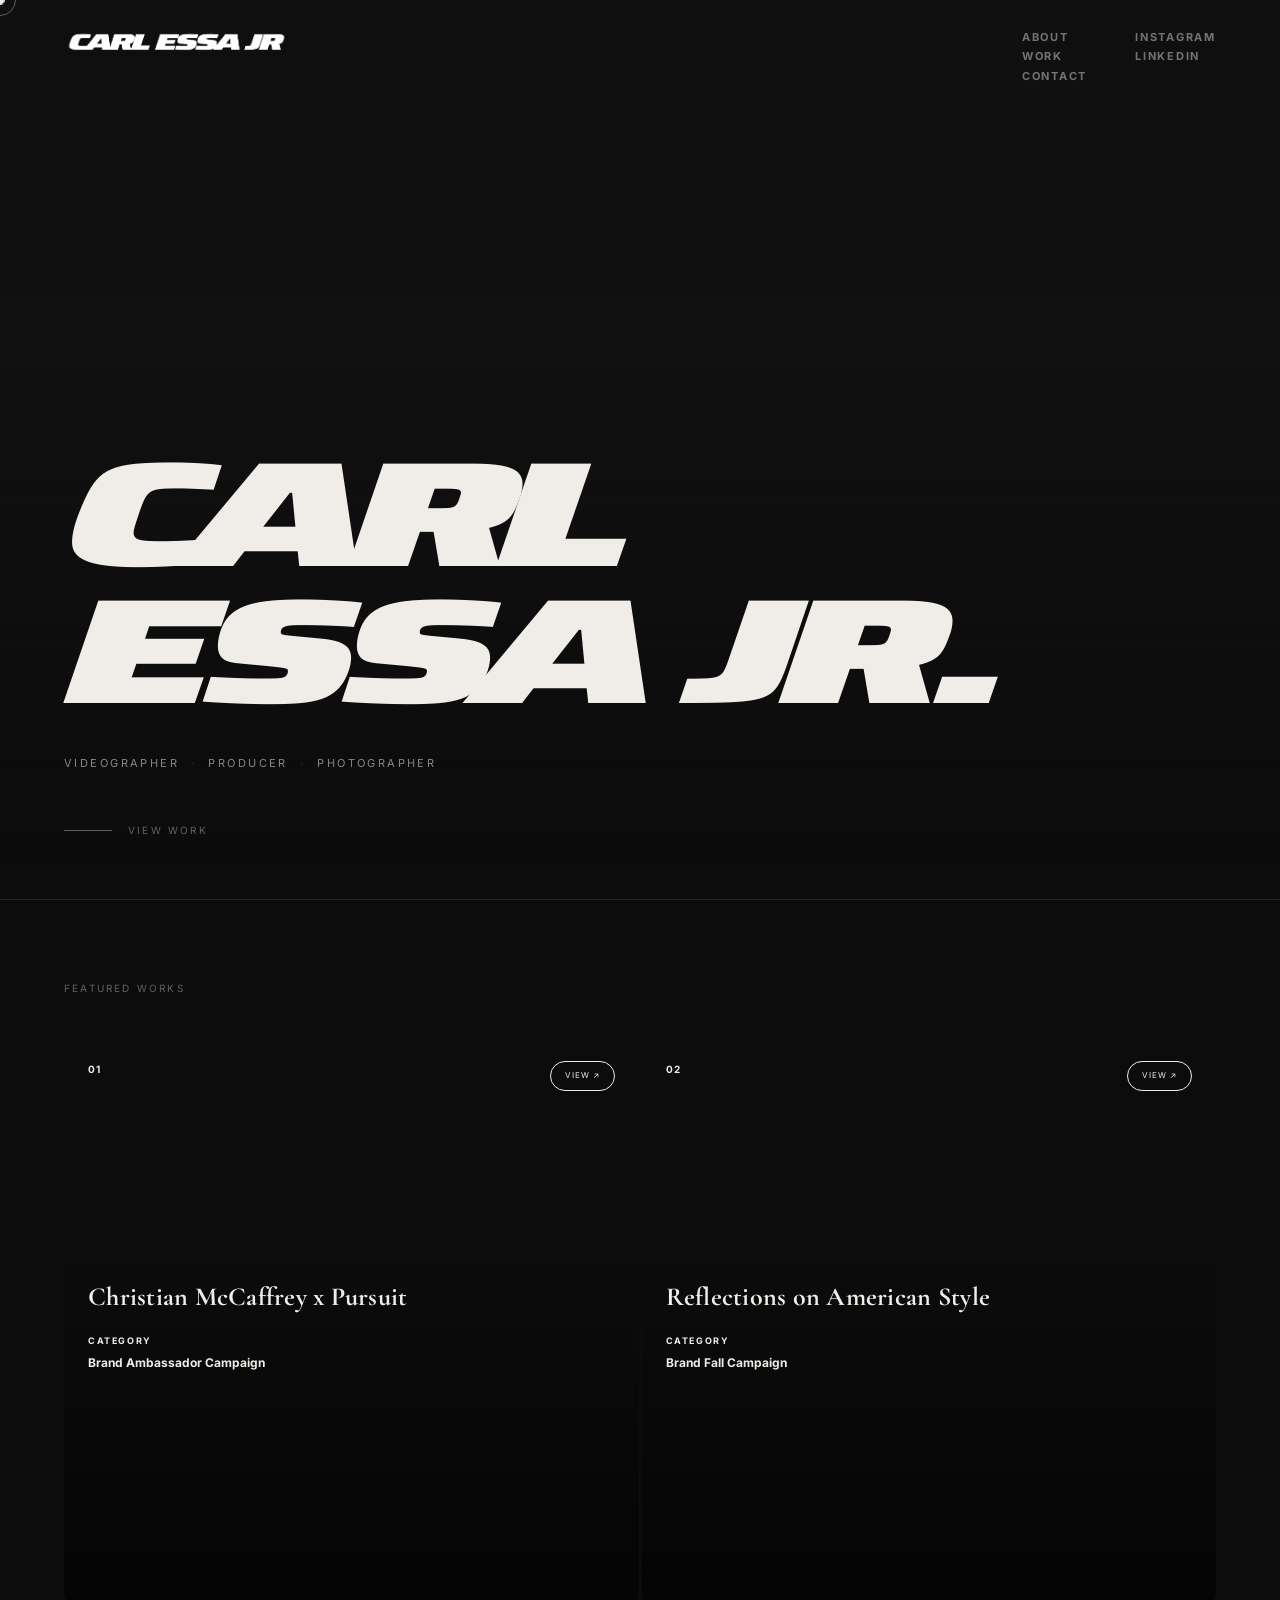
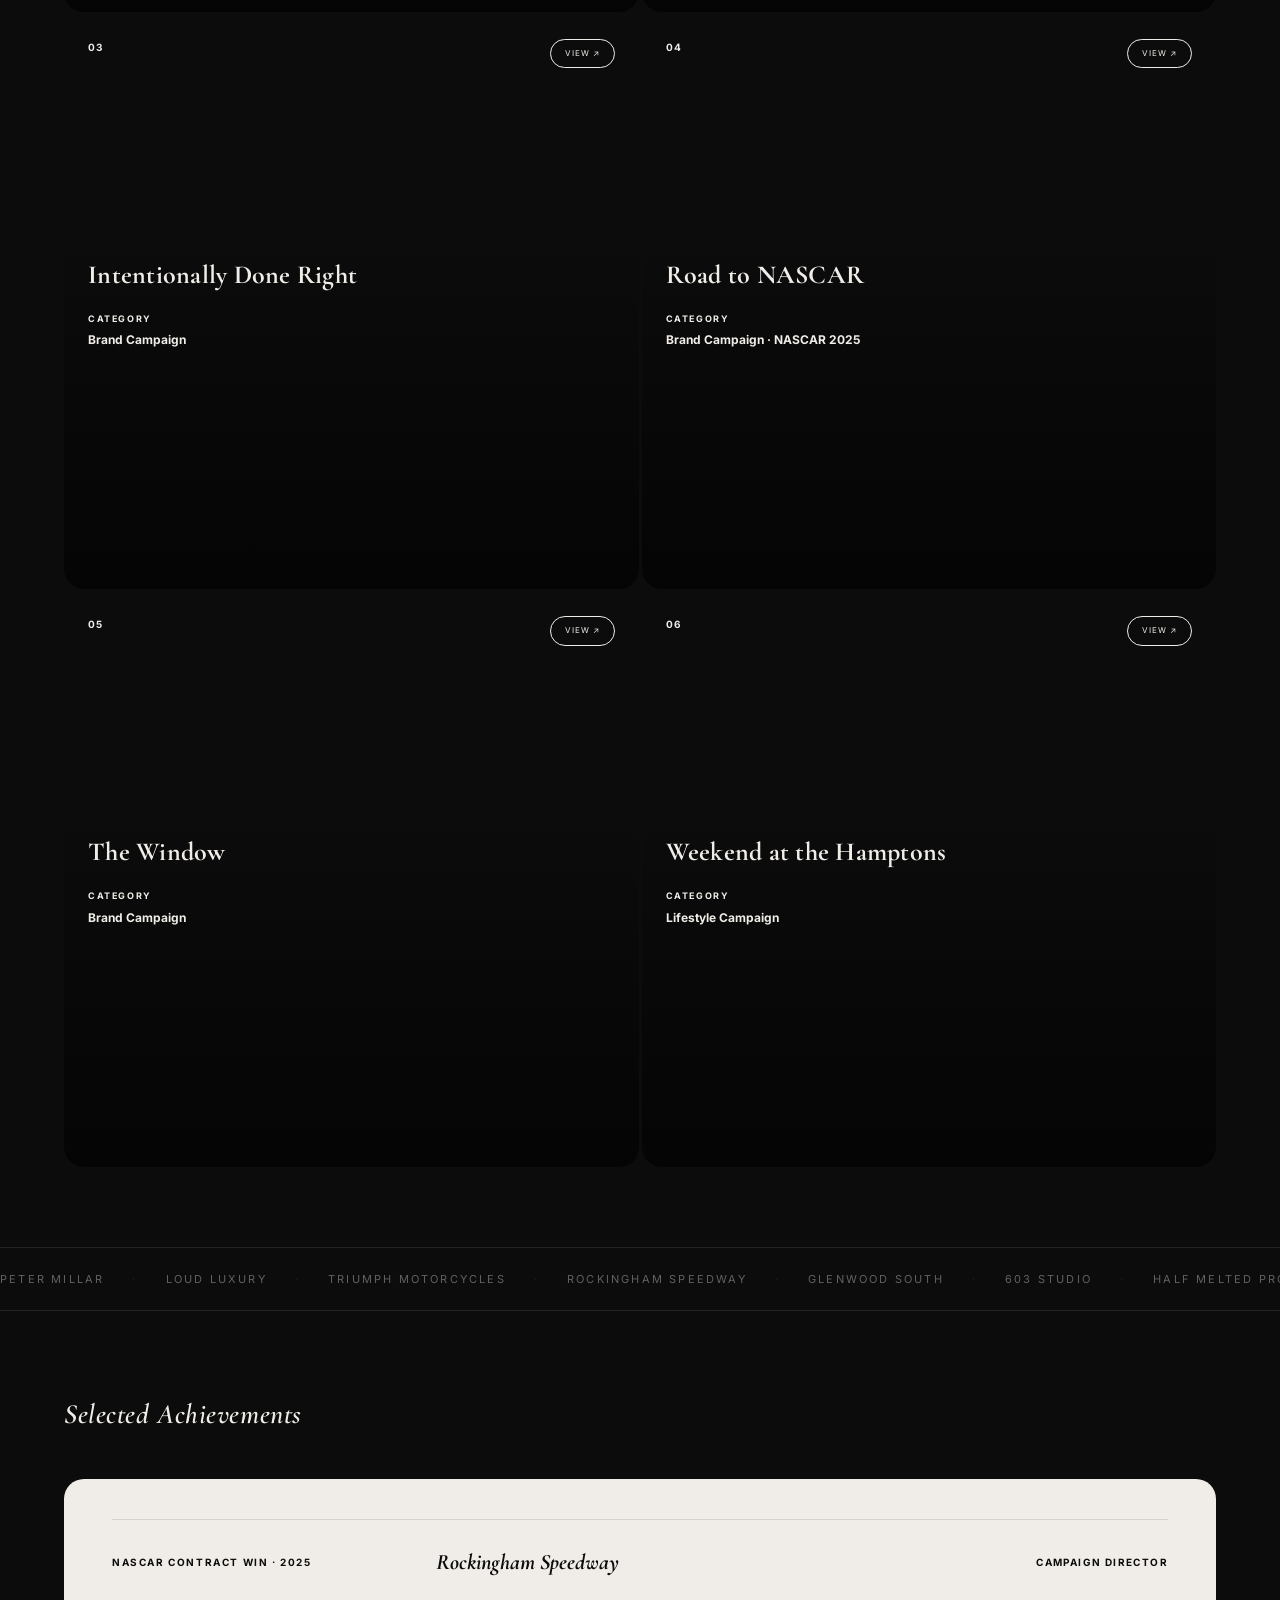
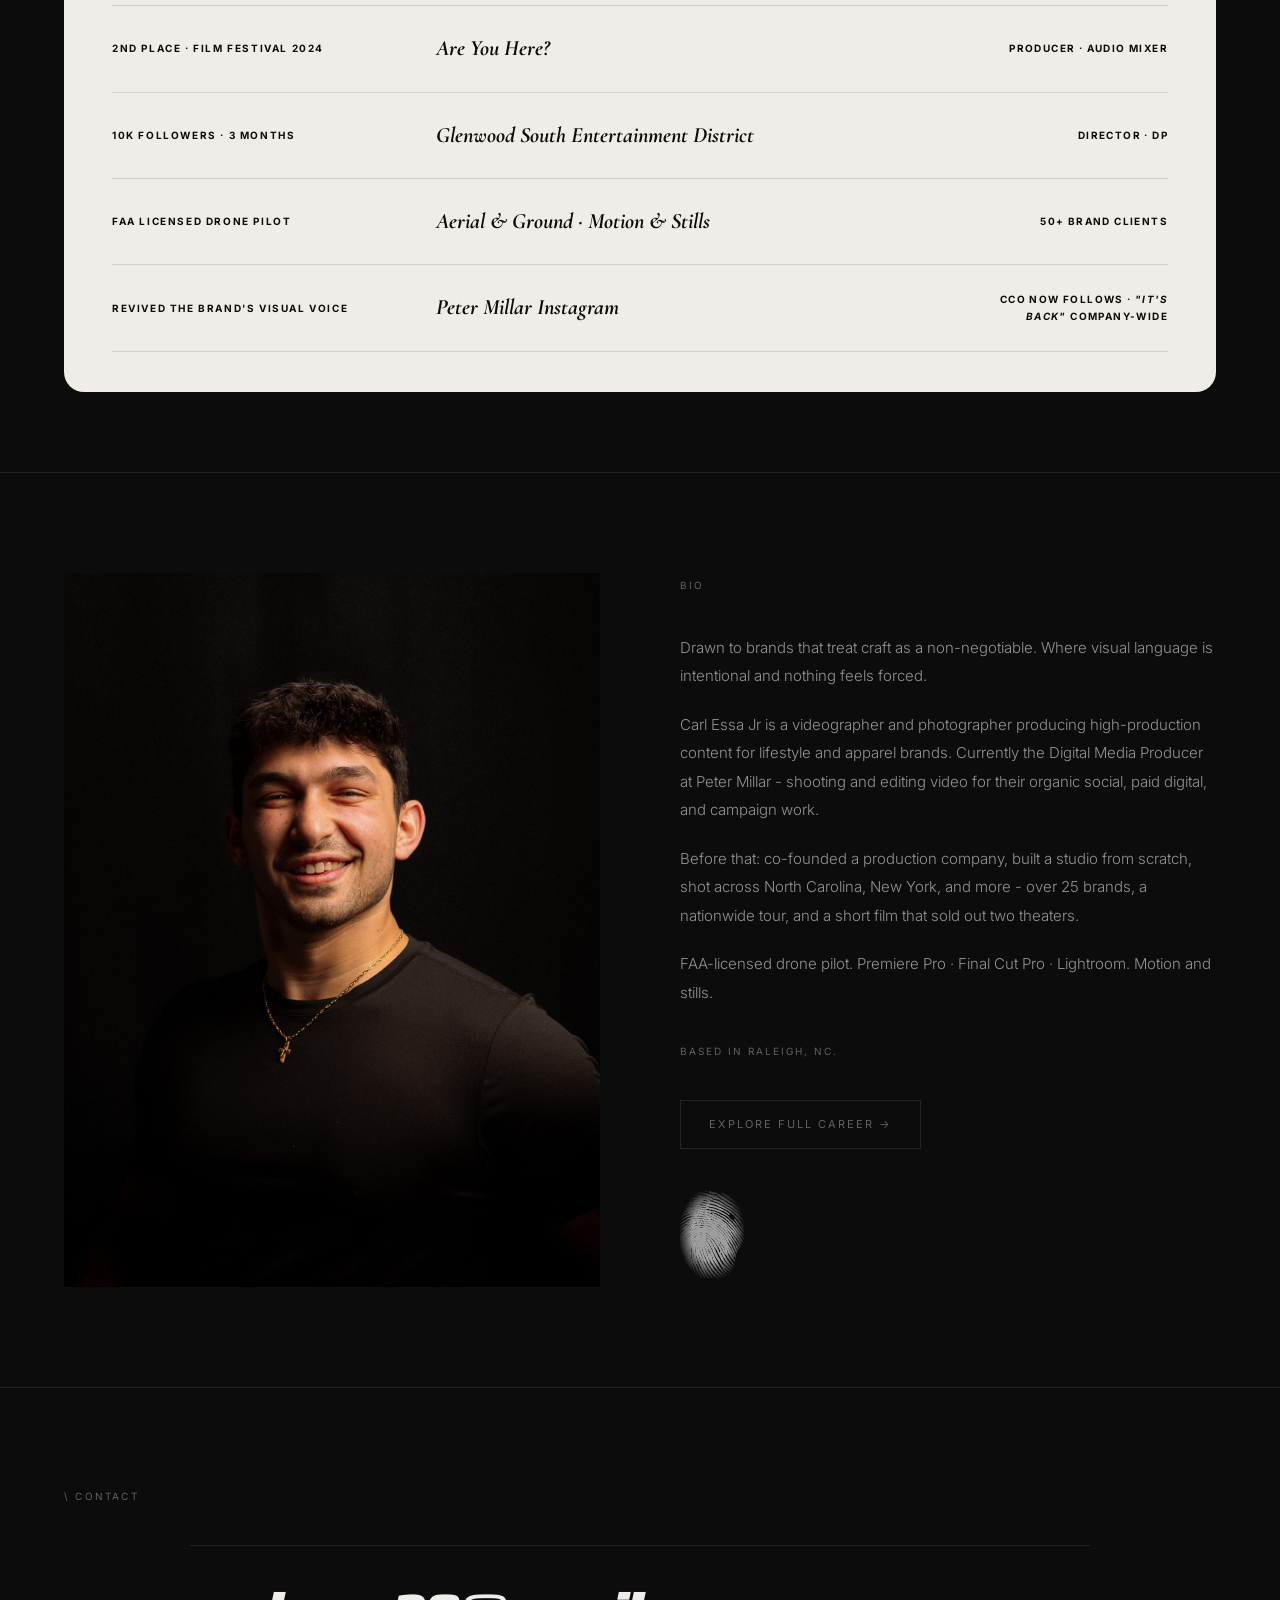
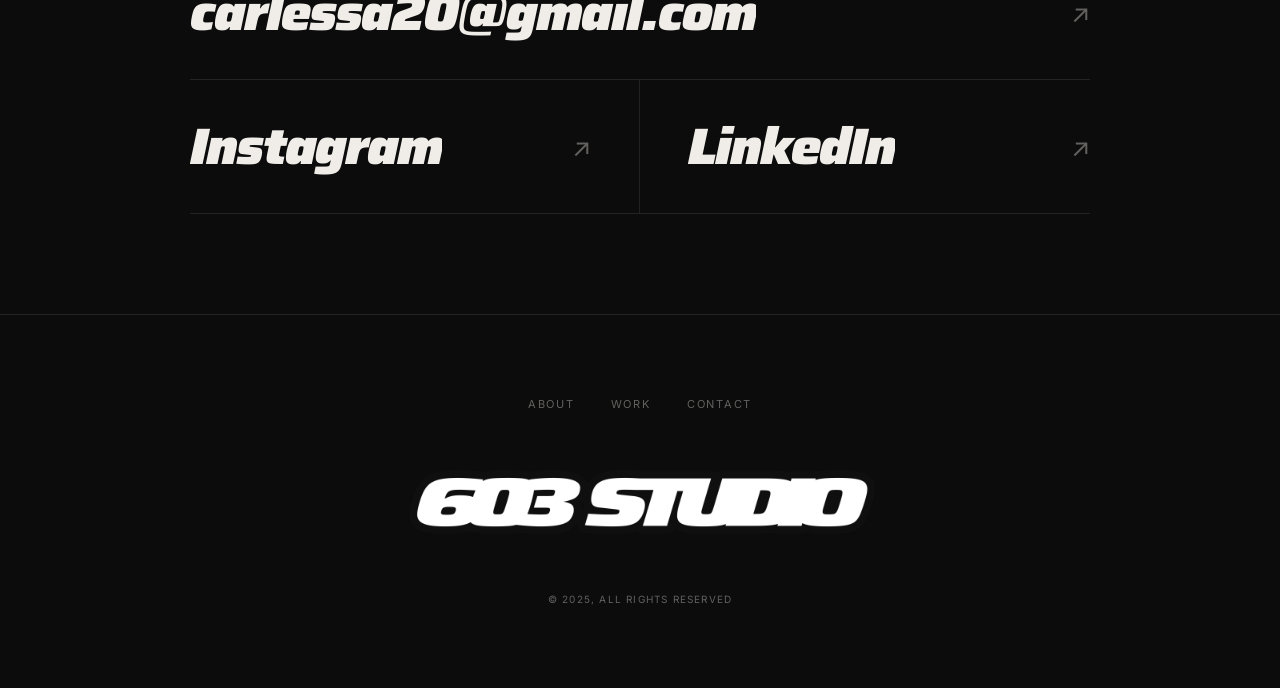
<file: index.html>
<!DOCTYPE html>
<html lang="en">
<head>
  <meta charset="UTF-8" />
  <meta name="viewport" content="width=device-width, initial-scale=1.0" />
  <title>Carl Essa Jr — Videographer & Producer</title>
  <meta name="description" content="Videographer and photographer producing for lifestyle and apparel brands. Based in Raleigh, NC." />
  <meta property="og:title" content="Carl Essa Jr — Videographer & Producer" />
  <meta property="og:description" content="Videographer and photographer producing for lifestyle and apparel brands." />
  <meta property="og:image" content="https://carlessajr.com/images/og-image.png" />
  <meta property="og:url" content="https://carlessajr.com" />
  <meta property="og:type" content="website" />
  <meta name="twitter:card" content="summary" />
  <meta name="twitter:image" content="https://carlessajr.com/images/og-image.png" />
  <link rel="preconnect" href="https://fonts.googleapis.com" />
  <link rel="preconnect" href="https://fonts.gstatic.com" crossorigin />
  <link href="https://fonts.googleapis.com/css2?family=Bebas+Neue&family=Saira:ital,wdth,wght@1,112.5,900&family=Cormorant+Garamond:ital,wght@0,300;0,400;1,300;1,400&family=Inter:wght@300;400;500&display=swap" rel="stylesheet" />
  <link rel="stylesheet" href="css/style.css" />
  <link rel="icon" type="image/png" href="images/favicon.png" />
</head>
<body>

  <div class="loader"><img src="images/logo.png" alt="Carl Essa Jr" class="loader-logo" /></div>
  <div class="cursor"></div>
  <div class="cursor-dot"></div>

  <nav>
    <a href="index.html" class="nav-logo"><img src="images/logo.png" alt="Carl Essa Jr" class="nav-logo-img" />
          <img src="images/603 studio logo.png" alt="603 Studio" class="nav-logo-603" /></a>

    <!-- Right side: open links + compact toggle cross-fade here -->
    <div class="nav-right">
      <div class="nav-open-links">
        <div class="nav-col-group">
          <a href="#about" class="nav-top-link"><span data-text="About">About</span></a>
          <a href="work.html" class="nav-top-link"><span data-text="Work">Work</span></a>
          <a href="#contact" class="nav-top-link"><span data-text="Contact">Contact</span></a>
        </div>
        <div class="nav-col-group">
          <a href="https://www.instagram.com/carlessajr" target="_blank" rel="noopener" class="nav-top-link"><span data-text="Instagram">Instagram</span></a>
          <a href="https://www.linkedin.com/in/carl-essa-jr-638599209/" target="_blank" rel="noopener" class="nav-top-link"><span data-text="LinkedIn">LinkedIn</span></a>
        </div>
      </div>

      <button class="nav-toggle" aria-label="Menu">
        <span class="toggle-label">Menu</span>
        <div class="hamburger"><span></span><span></span></div>
      </button>
    </div>
  </nav>

  <!-- Full-screen overlay (triggered by menu button) -->
  <div class="nav-overlay">
    <div class="nav-overlay-inner">
      <div class="nav-col">
        <a href="#about" class="overlay-link"><span data-text="About">About</span></a>
        <a href="work.html" class="overlay-link"><span data-text="Work">Work</span></a>
        <a href="#contact" class="overlay-link"><span data-text="Contact">Contact</span></a>
      </div>
      <div class="nav-col">
        <a href="https://www.instagram.com/carlessajr" target="_blank" rel="noopener" class="overlay-link"><span data-text="Instagram">Instagram</span></a>
        <a href="https://www.linkedin.com/in/carl-essa-jr-638599209/" target="_blank" rel="noopener" class="overlay-link"><span data-text="LinkedIn">LinkedIn</span></a>
      </div>
    </div>
  </div>

  <main>

    <!-- ================================
         HERO — Full viewport, dark, giant name
         Replace the .hero-bg div with your reel video once ready
         ================================ -->
    <section class="hero">

      <div class="hero-bg">
        <iframe src="https://player.vimeo.com/video/1209266720?autoplay=1&loop=1&muted=1&background=1&playsinline=1" frameborder="0" allow="autoplay; fullscreen" allowfullscreen></iframe>
      </div>
      <div class="hero-overlay"></div>

      <div class="hero-inner">
        <div class="hero-name">
          <span class="hero-name-line">CARL</span>
          <span class="hero-name-line">ESSA JR.</span>
          <img loading="lazy" src="images/603 studio logo.png" alt="603 Studio" class="hero-name-logo" />
        </div>
        <div class="hero-roles">
          <span>Videographer</span>
          <span class="hero-dot">·</span>
          <span>Producer</span>
          <span class="hero-dot">·</span>
          <span>Photographer</span>
        </div>
        <a href="work.html" class="hero-cta">
          <div class="cta-line"></div>
          <span>View Work</span>
        </a>
      </div>

    </section>

    <!-- ================================
         FEATURED WORKS LIST
         ================================ -->
    <section class="works" id="works">
      <span class="section-label reveal">Featured Works</span>

      <div class="works-list">

        <a class="work-item reveal" href="peter-millar.html">
          <div class="wi-bg wi-bg--portrait">
            <iframe src="https://player.vimeo.com/video/1224420935?autoplay=1&loop=1&muted=1&background=1&playsinline=1" frameborder="0" allow="autoplay; fullscreen" allowfullscreen></iframe>
          </div>
          <div class="wi-num">01</div>
          <div class="wi-info">
            <div class="wi-title">Christian McCaffrey x Pursuit</div>
            <div class="wi-meta">
              <span class="wi-label">Category</span>
              <span class="wi-value">Brand Ambassador Campaign</span>
            </div>
          </div>
          <div class="wi-link"><span>View ↗</span></div>
        </a>

        <a class="work-item reveal" href="peter-millar.html">
          <div class="wi-bg wi-bg--portrait wi-bg--portrait-2">
            <iframe src="https://player.vimeo.com/video/1224484360?autoplay=1&loop=1&muted=1&background=1&playsinline=1" frameborder="0" allow="autoplay; fullscreen" allowfullscreen></iframe>
          </div>
          <div class="wi-num">02</div>
          <div class="wi-info">
            <div class="wi-title">Reflections on American Style</div>
            <div class="wi-meta">
              <span class="wi-label">Category</span>
              <span class="wi-value">Brand Fall Campaign</span>
            </div>
          </div>
          <div class="wi-link"><span>View ↗</span></div>
        </a>

        <a class="work-item reveal" href="peter-millar.html">
          <div class="wi-bg">
            <iframe src="https://player.vimeo.com/video/1206674506?autoplay=1&loop=1&muted=1&background=1&playsinline=1" frameborder="0" allow="autoplay; fullscreen" allowfullscreen></iframe>
          </div>
          <div class="wi-num">03</div>
          <div class="wi-info">
            <div class="wi-title">Intentionally Done Right</div>
            <div class="wi-meta">
              <span class="wi-label">Category</span>
              <span class="wi-value">Brand Campaign</span>
            </div>
          </div>
          <div class="wi-link"><span>View ↗</span></div>
        </a>

        <a class="work-item reveal" href="rockingham.html">
          <div class="wi-bg">
            <iframe src="https://player.vimeo.com/video/1206675881?autoplay=1&loop=1&muted=1&background=1&playsinline=1" frameborder="0" allow="autoplay; fullscreen" allowfullscreen></iframe>
          </div>
          <div class="wi-num">04</div>
          <div class="wi-info">
            <div class="wi-title">Road to NASCAR</div>
            <div class="wi-meta">
              <span class="wi-label">Category</span>
              <span class="wi-value">Brand Campaign · NASCAR 2025</span>
            </div>
          </div>
          <div class="wi-link"><span>View ↗</span></div>
        </a>

        <a class="work-item reveal" href="work.html">
          <div class="wi-bg">
            <iframe src="https://player.vimeo.com/video/1206674508?autoplay=1&loop=1&muted=1&background=1&playsinline=1" frameborder="0" allow="autoplay; fullscreen" allowfullscreen></iframe>
          </div>
          <div class="wi-num">05</div>
          <div class="wi-info">
            <div class="wi-title">The Window</div>
            <div class="wi-meta">
              <span class="wi-label">Category</span>
              <span class="wi-value">Brand Campaign</span>
            </div>
          </div>
          <div class="wi-link"><span>View ↗</span></div>
        </a>

        <a class="work-item reveal" href="peter-millar.html">
          <div class="wi-bg">
            <iframe src="https://player.vimeo.com/video/1206674507?autoplay=1&loop=1&muted=1&background=1&playsinline=1" frameborder="0" allow="autoplay; fullscreen" allowfullscreen></iframe>
          </div>
          <div class="wi-num">06</div>
          <div class="wi-info">
            <div class="wi-title">Weekend at the Hamptons</div>
            <div class="wi-meta">
              <span class="wi-label">Category</span>
              <span class="wi-value">Lifestyle Campaign</span>
            </div>
          </div>
          <div class="wi-link"><span>View ↗</span></div>
        </a>


      </div>
    </section>

    <!-- ================================
         CLIENT MARQUEE
         ================================ -->
    <section class="clients">
      <div class="marquee-track">
        <span>Peter Millar</span><span class="msep">·</span>
        <span>Loud Luxury</span><span class="msep">·</span>
        <span>Triumph Motorcycles</span><span class="msep">·</span>
        <span>Rockingham Speedway</span><span class="msep">·</span>
        <span>Glenwood South</span><span class="msep">·</span>
        <span>603 Studio</span><span class="msep">·</span>
        <span>Half Melted Productions</span><span class="msep">·</span>
        <span>Core One Official</span><span class="msep">·</span>
        <span>Ducati USA</span><span class="msep">·</span>
        <span>Confidential HQ</span><span class="msep">·</span>
        <span>JUDHA Fitness</span><span class="msep">·</span>
        <span>Peter Millar</span><span class="msep">·</span>
        <span>Loud Luxury</span><span class="msep">·</span>
        <span>Triumph Motorcycles</span><span class="msep">·</span>
        <span>Rockingham Speedway</span><span class="msep">·</span>
        <span>Glenwood South</span><span class="msep">·</span>
        <span>603 Studio</span><span class="msep">·</span>
        <span>Half Melted Productions</span><span class="msep">·</span>
        <span>Core One Official</span><span class="msep">·</span>
        <span>Ducati USA</span><span class="msep">·</span>
        <span>Confidential HQ</span><span class="msep">·</span>
        <span>JUDHA Fitness</span><span class="msep">·</span>
      </div>
    </section>

    <!-- ================================
         AWARDS / ACHIEVEMENTS
         ================================ -->
    <section class="bio-ticker">
      <span class="section-label reveal">Selected Achievements</span>

      <div class="bio-ticker-inner">
        <div class="ticker-item reveal">
          <span class="t-award">NASCAR Contract Win · 2025</span>
          <span class="t-project">Rockingham Speedway</span>
          <span class="t-role">Campaign Director</span>
        </div>
        <div class="ticker-item reveal">
          <span class="t-award">2nd Place · Film Festival 2024</span>
          <span class="t-project">Are You Here?</span>
          <span class="t-role">Producer · Audio Mixer</span>
        </div>
        <div class="ticker-item reveal">
          <span class="t-award">10K Followers · 3 Months</span>
          <span class="t-project">Glenwood South Entertainment District</span>
          <span class="t-role">Director · DP</span>
        </div>
        <div class="ticker-item reveal">
          <span class="t-award">FAA Licensed Drone Pilot</span>
          <span class="t-project">Aerial & Ground · Motion & Stills</span>
          <span class="t-role">50+ Brand Clients</span>
        </div>
        <div class="ticker-item reveal">
          <span class="t-award">Revived the Brand's Visual Voice</span>
          <span class="t-project">Peter Millar Instagram</span>
          <span class="t-role">CCO Now Follows · <em>"It's Back"</em> Company-Wide</span>
        </div>
      </div>

    </section>

    <!-- ================================
         ABOUT
         ================================ -->
    <section class="about-section" id="about">
      <div class="about-grid">

        <div class="about-photo-wrap reveal">
          <img loading="lazy" src="images/headshot.jpg" alt="Carl Essa Jr" />
        </div>

        <div class="about-text reveal">
          <span class="section-label">Bio</span>
          <p class="about-bio">Drawn to brands that treat craft as a non-negotiable. Where visual language is intentional and nothing feels forced.</p>
          <p class="about-bio">Carl Essa Jr is a videographer and photographer producing high-production content for lifestyle and apparel brands. Currently the Digital Media Producer at Peter Millar - shooting and editing video for their organic social, paid digital, and campaign work.</p>
          <p class="about-bio">Before that: co-founded a production company, built a studio from scratch, shot across North Carolina, New York, and more - over 25 brands, a nationwide tour, and a short film that sold out two theaters.</p>
          <p class="about-bio">FAA-licensed drone pilot. Premiere Pro · Final Cut Pro · Lightroom. Motion and stills.</p>
          <p class="about-location">Based in Raleigh, NC.</p>
          <a href="about.html" class="about-explore-btn">Explore Full Career →</a>
          <img loading="lazy" src="images/EssaJoseph.png" alt="" class="fingerprint" />
        </div>

      </div>
    </section>

    <!-- ================================
         CONTACT
         ================================ -->
    <section class="contact-section" id="contact">
      <span class="section-label reveal">\ Contact</span>
      <div class="contact-list">
        <a href="mailto:carlessa20@gmail.com" class="contact-row reveal">
          <span class="cr-text"><span class="cr-inner" data-text="carlessa20@gmail.com">carlessa20@gmail.com</span></span>
          <span class="cr-arrow">↗</span>
        </a>
        <div class="contact-row-split reveal">
          <a href="https://www.instagram.com/carlessajr" target="_blank" rel="noopener" class="contact-row-item">
            <span class="cr-text"><span class="cr-inner" data-text="Instagram">Instagram</span></span>
            <span class="cr-arrow">↗</span>
          </a>
          <a href="https://www.linkedin.com/in/carl-essa-jr-638599209/" target="_blank" rel="noopener" class="contact-row-item">
            <span class="cr-text"><span class="cr-inner" data-text="LinkedIn">LinkedIn</span></span>
            <span class="cr-arrow">↗</span>
          </a>
        </div>
      </div>
    </section>

  </main>

  <footer>
    <div class="footer-nav">
      <a href="#about">About</a>
      <a href="work.html">Work</a>
      <a href="#contact">Contact</a>
    </div>
    <img loading="lazy" src="images/603 studio logo.png" alt="603 Studio LLC" class="footer-logo" />
    <span class="footer-copy">© 2025, All Rights Reserved</span>
  </footer>

  <script src="js/main.js"></script>
</body>
</html>
</file>
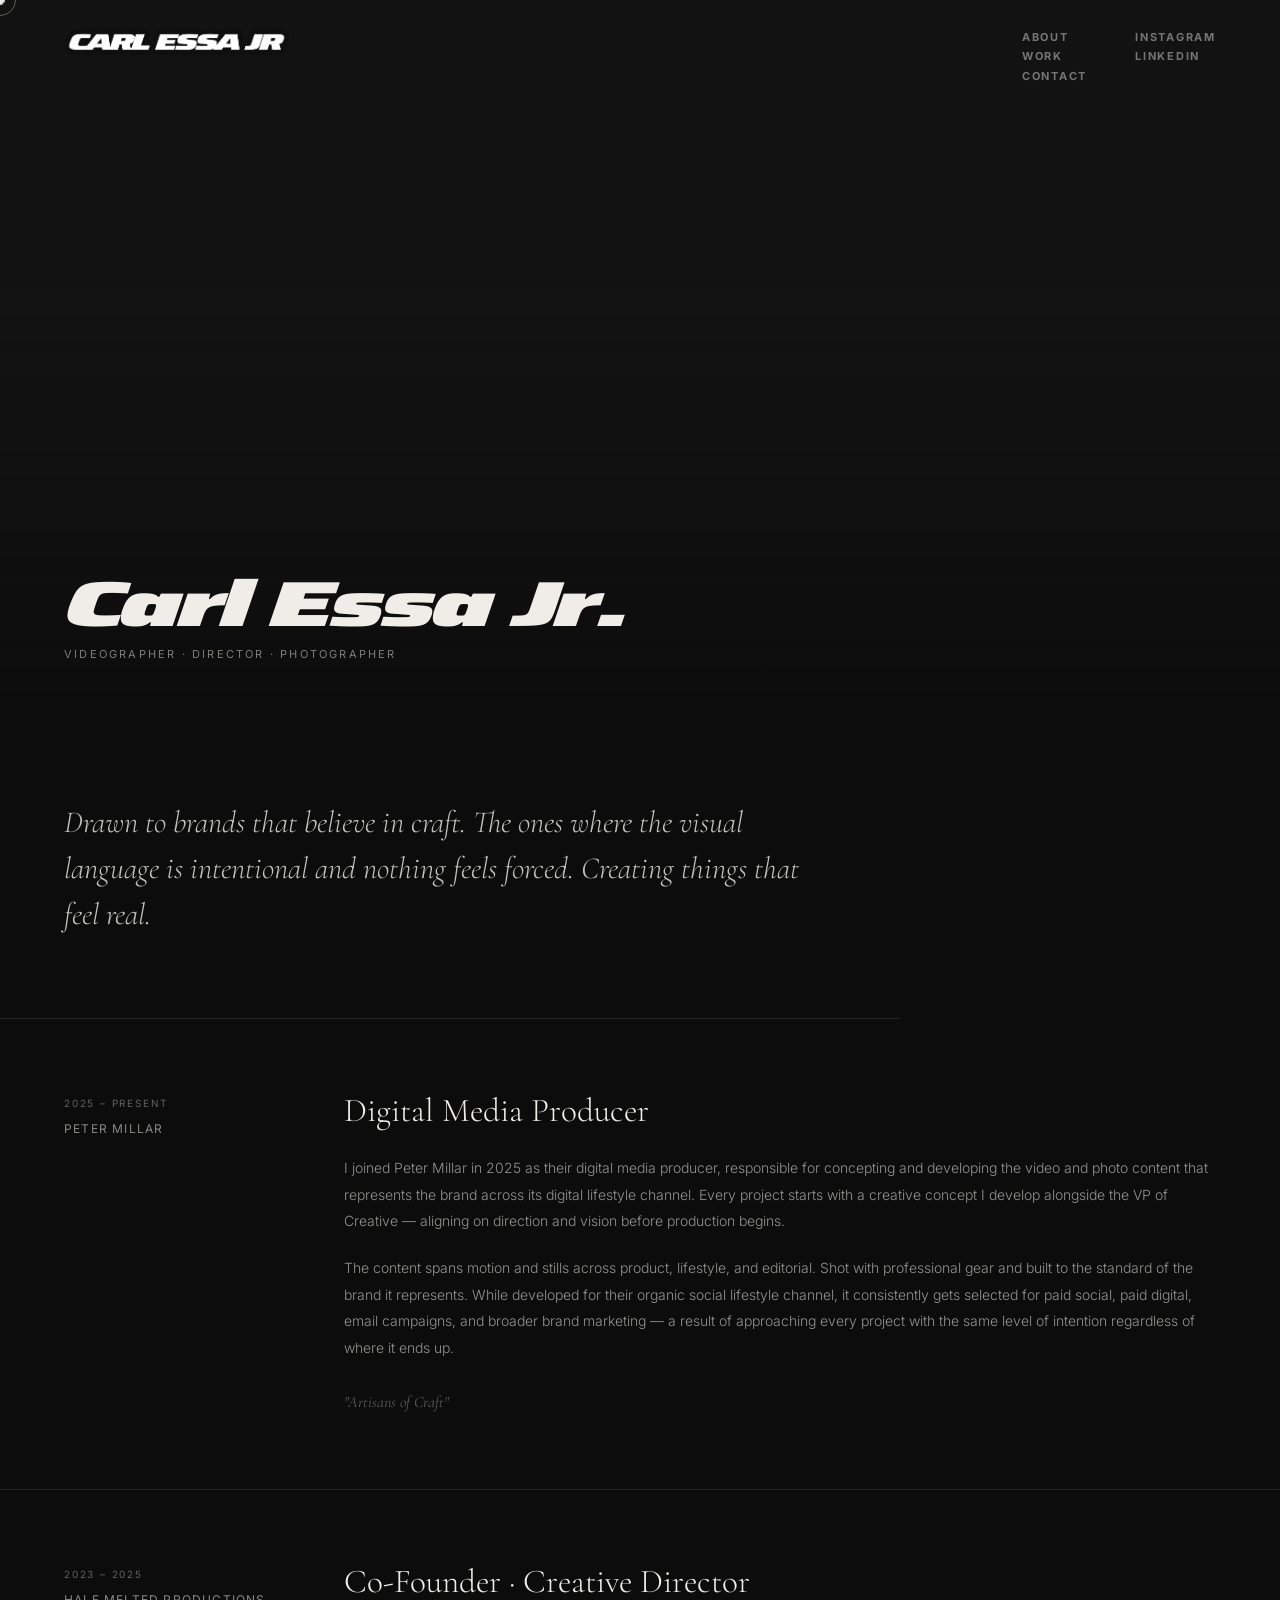
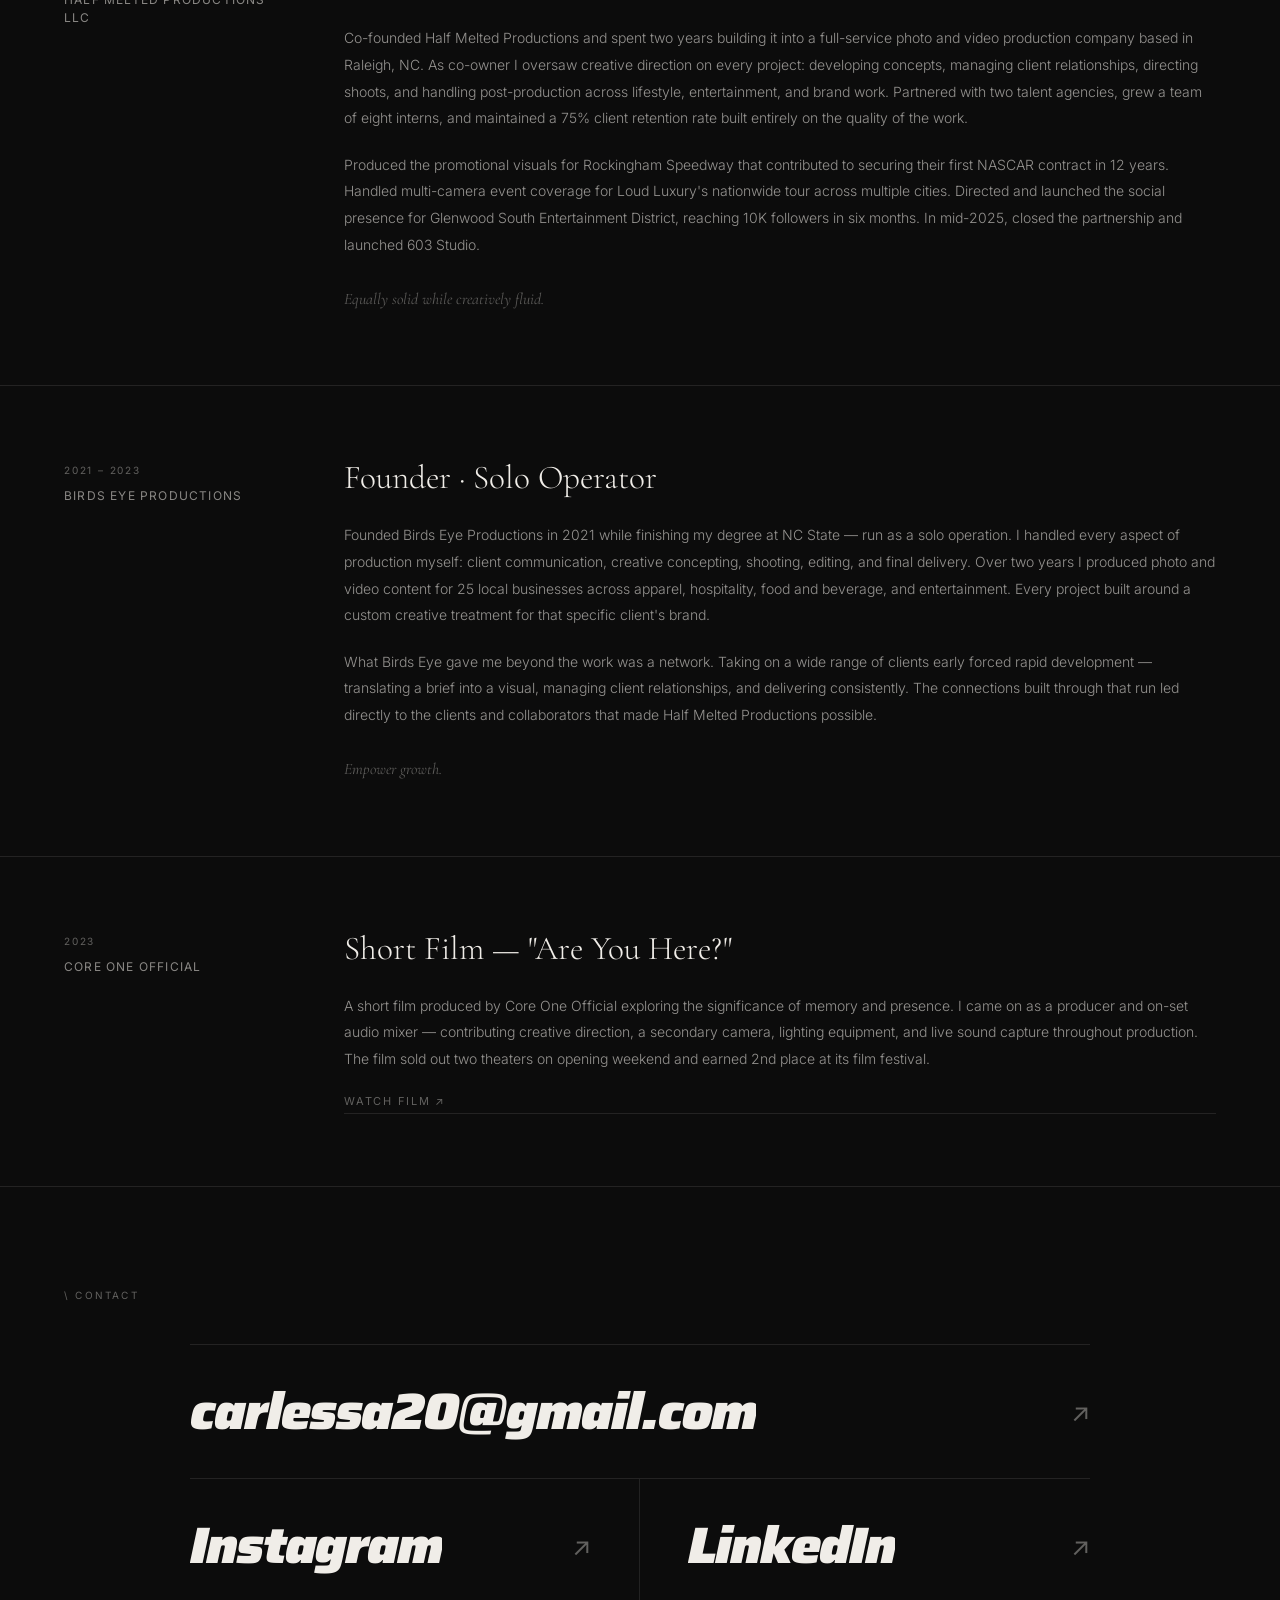
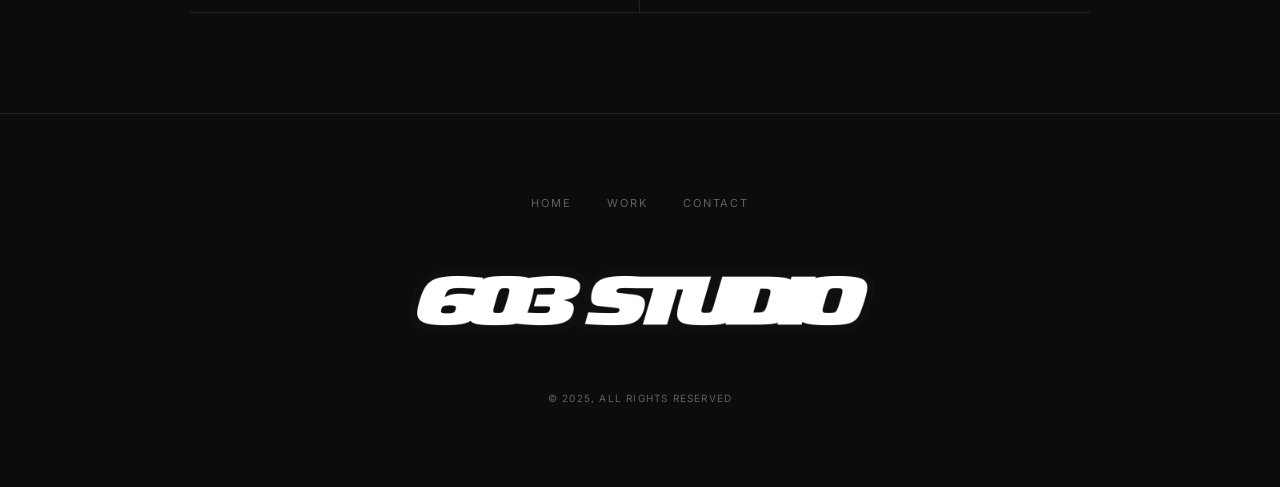
<file: about.html>
<!DOCTYPE html>
<html lang="en">
<head>
  <meta charset="UTF-8" />
  <meta name="viewport" content="width=device-width, initial-scale=1.0" />
  <title>About — Carl Essa Jr</title>
  <link rel="preconnect" href="https://fonts.googleapis.com" />
  <link rel="preconnect" href="https://fonts.gstatic.com" crossorigin />
  <link href="https://fonts.googleapis.com/css2?family=Bebas+Neue&family=Saira:ital,wdth,wght@1,112.5,900&family=Cormorant+Garamond:ital,wght@0,300;0,400;1,300;1,400&family=Inter:wght@300;400;500&display=swap" rel="stylesheet" />
  <link rel="stylesheet" href="css/style.css" />
  <link rel="icon" type="image/png" href="images/favicon.png" />
</head>
<body>

  <div class="loader"><img src="images/logo.png" alt="Carl Essa Jr" class="loader-logo" /></div>
  <div class="cursor"></div>
  <div class="cursor-dot"></div>

  <nav>
    <a href="index.html" class="nav-logo"><img src="images/logo.png" alt="Carl Essa Jr" class="nav-logo-img" />
          <img src="images/603 studio logo.png" alt="603 Studio" class="nav-logo-603" /></a>
    <div class="nav-right">
      <div class="nav-open-links">
        <div class="nav-col-group">
          <a href="index.html#about" class="nav-top-link"><span data-text="About">About</span></a>
          <a href="work.html" class="nav-top-link"><span data-text="Work">Work</span></a>
          <a href="index.html#contact" class="nav-top-link"><span data-text="Contact">Contact</span></a>
        </div>
        <div class="nav-col-group">
          <a href="https://www.instagram.com/carlessajr" target="_blank" rel="noopener" class="nav-top-link"><span data-text="Instagram">Instagram</span></a>
          <a href="https://www.linkedin.com/in/carl-essa-jr-638599209/" target="_blank" rel="noopener" class="nav-top-link"><span data-text="LinkedIn">LinkedIn</span></a>
        </div>
      </div>
      <button class="nav-toggle" aria-label="Menu">
        <span class="toggle-label">Menu</span>
        <div class="hamburger"><span></span><span></span></div>
      </button>
    </div>
  </nav>

  <div class="nav-overlay">
    <div class="nav-overlay-inner">
      <div class="nav-col">
        <a href="index.html#about" class="overlay-link"><span data-text="About">About</span></a>
        <a href="work.html" class="overlay-link"><span data-text="Work">Work</span></a>
        <a href="index.html#contact" class="overlay-link"><span data-text="Contact">Contact</span></a>
      </div>
      <div class="nav-col">
        <a href="https://www.instagram.com/carlessajr" target="_blank" rel="noopener" class="overlay-link"><span data-text="Instagram">Instagram</span></a>
        <a href="https://www.linkedin.com/in/carl-essa-jr-638599209/" target="_blank" rel="noopener" class="overlay-link"><span data-text="LinkedIn">LinkedIn</span></a>
      </div>
    </div>
  </div>

  <main>

    <!-- ── HERO PHOTO ── -->
    <section class="ab-hero">
      <div class="ph-bg">
        <iframe src="https://player.vimeo.com/video/1208973968?autoplay=1&loop=1&muted=1&background=1&playsinline=1" frameborder="0" allow="autoplay; fullscreen" allowfullscreen></iframe>
      </div>
      <div class="ab-hero-overlay"></div>
      <div class="ab-hero-content reveal">
        <span class="ab-hero-name">Carl Essa Jr.</span>
        <span class="ab-hero-sub">Videographer · Director · Photographer</span>
      </div>
    </section>

    <!-- ── INTRO ── -->
    <section class="ab-intro reveal">
      <p class="ab-intro-text">Drawn to brands that believe in craft. The ones where the visual language is intentional and nothing feels forced. Creating things that feel real.</p>
    </section>

    <!-- ── CAREER SECTIONS ── -->

    <!-- Peter Millar -->
    <div class="ab-section reveal">
      <div class="ab-section-label">
        <span class="abs-year">2025 – Present</span>
        <span class="abs-co">Peter Millar</span>
      </div>
      <div class="ab-section-body">
        <h2 class="abs-title">Digital Media Producer</h2>
        <p class="abs-text">I joined Peter Millar in 2025 as their digital media producer, responsible for concepting and developing the video and photo content that represents the brand across its digital lifestyle channel. Every project starts with a creative concept I develop alongside the VP of Creative — aligning on direction and vision before production begins.</p>
        <p class="abs-text">The content spans motion and stills across product, lifestyle, and editorial. Shot with professional gear and built to the standard of the brand it represents. While developed for their organic social lifestyle channel, it consistently gets selected for paid social, paid digital, email campaigns, and broader brand marketing — a result of approaching every project with the same level of intention regardless of where it ends up.</p>
        <span class="abs-quote">"Artisans of Craft"</span>
      </div>
    </div>

    <!-- Half Melted Productions -->
    <div class="ab-section reveal">
      <div class="ab-section-label">
        <span class="abs-year">2023 – 2025</span>
        <span class="abs-co">Half Melted Productions LLC</span>
      </div>
      <div class="ab-section-body">
        <h2 class="abs-title">Co-Founder · Creative Director</h2>
        <p class="abs-text">Co-founded Half Melted Productions and spent two years building it into a full-service photo and video production company based in Raleigh, NC. As co-owner I oversaw creative direction on every project: developing concepts, managing client relationships, directing shoots, and handling post-production across lifestyle, entertainment, and brand work. Partnered with two talent agencies, grew a team of eight interns, and maintained a 75% client retention rate built entirely on the quality of the work.</p>
        <p class="abs-text">Produced the promotional visuals for Rockingham Speedway that contributed to securing their first NASCAR contract in 12 years. Handled multi-camera event coverage for Loud Luxury's nationwide tour across multiple cities. Directed and launched the social presence for Glenwood South Entertainment District, reaching 10K followers in six months. In mid-2025, closed the partnership and launched 603 Studio.</p>
        <span class="abs-quote">Equally solid while creatively fluid.</span>
      </div>
    </div>

    <!-- Birds Eye Productions -->
    <div class="ab-section reveal">
      <div class="ab-section-label">
        <span class="abs-year">2021 – 2023</span>
        <span class="abs-co">Birds Eye Productions</span>
      </div>
      <div class="ab-section-body">
        <h2 class="abs-title">Founder · Solo Operator</h2>
        <p class="abs-text">Founded Birds Eye Productions in 2021 while finishing my degree at NC State — run as a solo operation. I handled every aspect of production myself: client communication, creative concepting, shooting, editing, and final delivery. Over two years I produced photo and video content for 25 local businesses across apparel, hospitality, food and beverage, and entertainment. Every project built around a custom creative treatment for that specific client's brand.</p>
        <p class="abs-text">What Birds Eye gave me beyond the work was a network. Taking on a wide range of clients early forced rapid development — translating a brief into a visual, managing client relationships, and delivering consistently. The connections built through that run led directly to the clients and collaborators that made Half Melted Productions possible.</p>
        <span class="abs-quote">Empower growth.</span>
      </div>
    </div>

    <!-- Are You Here? Short Film -->
    <div class="ab-section reveal">
      <div class="ab-section-label">
        <span class="abs-year">2023</span>
        <span class="abs-co">Core One Official</span>
      </div>
      <div class="ab-section-body">
        <h2 class="abs-title">Short Film — "Are You Here?"</h2>
        <p class="abs-text">A short film produced by Core One Official exploring the significance of memory and presence. I came on as a producer and on-set audio mixer — contributing creative direction, a secondary camera, lighting equipment, and live sound capture throughout production. The film sold out two theaters on opening weekend and earned 2nd place at its film festival.</p>
        <a href="https://www.youtube.com/watch?v=Zib5Fgx4Yvs" target="_blank" rel="noopener" class="abs-link">Watch Film ↗</a>
      </div>
    </div>

    <!-- ── CONTACT ── -->
    <section class="contact-section">
      <span class="section-label reveal">\ Contact</span>
      <div class="contact-list">
        <a href="mailto:carlessa20@gmail.com" class="contact-row reveal">
          <span class="cr-text"><span class="cr-inner" data-text="carlessa20@gmail.com">carlessa20@gmail.com</span></span>
          <span class="cr-arrow">↗</span>
        </a>
        <div class="contact-row-split reveal">
          <a href="https://www.instagram.com/carlessajr" target="_blank" rel="noopener" class="contact-row-item">
            <span class="cr-text"><span class="cr-inner" data-text="Instagram">Instagram</span></span>
            <span class="cr-arrow">↗</span>
          </a>
          <a href="https://www.linkedin.com/in/carl-essa-jr-638599209/" target="_blank" rel="noopener" class="contact-row-item">
            <span class="cr-text"><span class="cr-inner" data-text="LinkedIn">LinkedIn</span></span>
            <span class="cr-arrow">↗</span>
          </a>
        </div>
      </div>
    </section>

  </main>

  <footer>
    <div class="footer-nav">
      <a href="index.html">Home</a>
      <a href="work.html">Work</a>
      <a href="index.html#contact">Contact</a>
    </div>
    <img loading="lazy" src="images/603 studio logo.png" alt="603 Studio LLC" class="footer-logo" />
    <span class="footer-copy">© 2025, All Rights Reserved</span>
  </footer>

  <script src="js/main.js"></script>
</body>
</html>
</file>
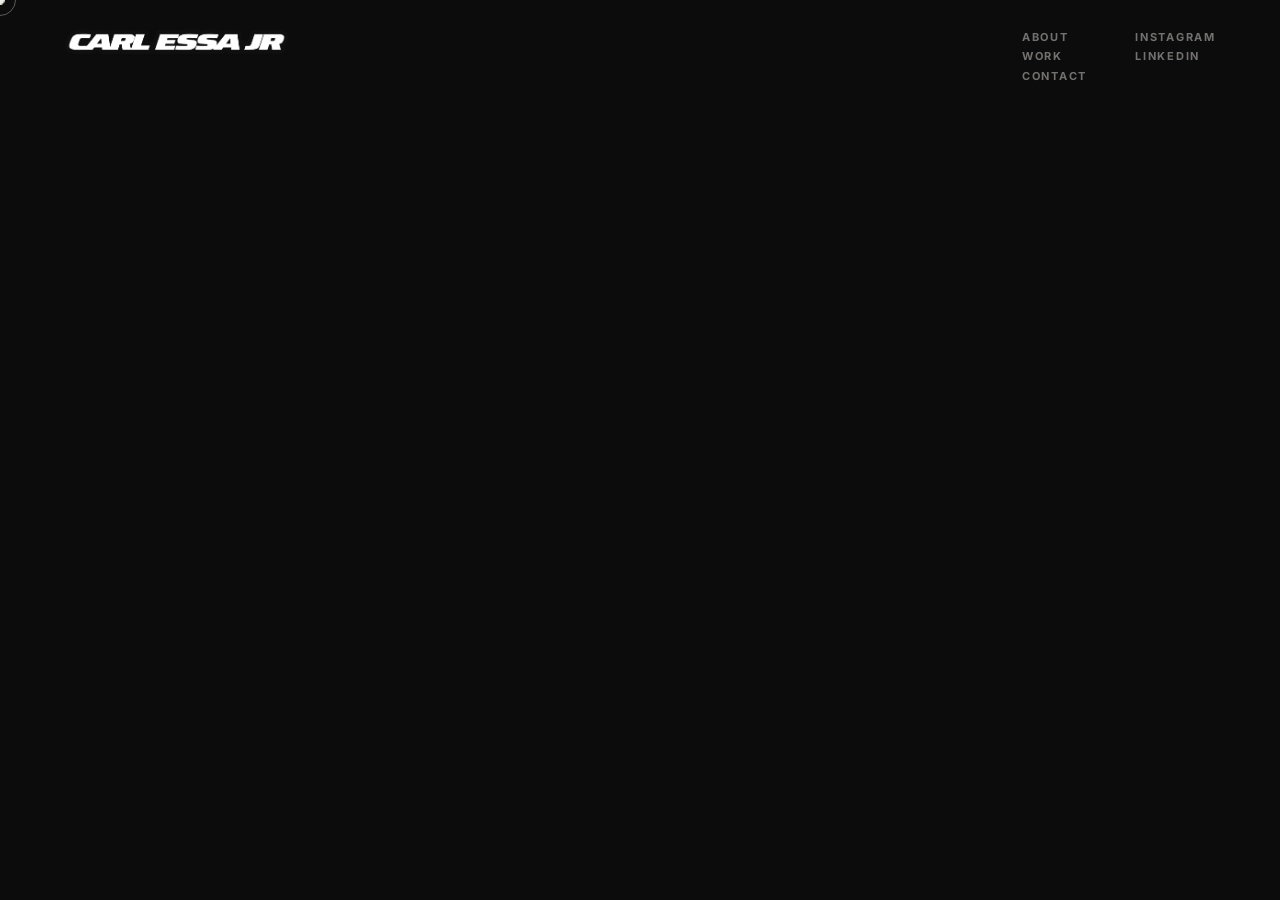
<file: connect.html>
<!DOCTYPE html>
<html lang="en">
<head>
  <meta charset="UTF-8" />
  <meta name="viewport" content="width=device-width, initial-scale=1.0" />
  <title>Connect — Carl Essa Jr</title>
  <meta name="description" content="Get in touch with Carl Essa Jr — videographer and photographer based in Raleigh, NC." />
  <link rel="preconnect" href="https://fonts.googleapis.com" />
  <link rel="preconnect" href="https://fonts.gstatic.com" crossorigin />
  <link href="https://fonts.googleapis.com/css2?family=Bebas+Neue&family=Cormorant+Garamond:ital,wght@0,300;0,400;1,300;1,400&family=Inter:wght@300;400;500&display=swap" rel="stylesheet" />
  <link rel="stylesheet" href="css/style.css" />
  <link rel="icon" type="image/png" href="images/favicon.png" />
</head>
<body>

  <div class="loader"><img src="images/logo.png" alt="Carl Essa Jr" class="loader-logo" /></div>
  <div class="cursor"></div>
  <div class="cursor-dot"></div>

  <nav>
    <a href="index.html" class="nav-logo"><img src="images/logo.png" alt="Carl Essa Jr" class="nav-logo-img" />
          <img src="images/603 studio logo.png" alt="603 Studio" class="nav-logo-603" /></a>
    <div class="nav-right">
      <div class="nav-open-links">
        <div class="nav-col-group">
          <a href="index.html#about" class="nav-top-link"><span data-text="About">About</span></a>
          <a href="work.html" class="nav-top-link"><span data-text="Work">Work</span></a>
          <a href="connect.html" class="nav-top-link"><span data-text="Contact">Contact</span></a>
        </div>
        <div class="nav-col-group">
          <a href="https://www.instagram.com/carlessajr" target="_blank" rel="noopener" class="nav-top-link"><span data-text="Instagram">Instagram</span></a>
          <a href="https://www.linkedin.com/in/carl-essa-jr-638599209/" target="_blank" rel="noopener" class="nav-top-link"><span data-text="LinkedIn">LinkedIn</span></a>
        </div>
      </div>
      <button class="nav-toggle" aria-label="Menu">
        <span class="toggle-label">Menu</span>
        <div class="hamburger"><span></span><span></span></div>
      </button>
    </div>
  </nav>

  <div class="nav-overlay">
    <div class="nav-overlay-inner">
      <div class="nav-col">
        <a href="index.html#about" class="overlay-link"><span data-text="About">About</span></a>
        <a href="work.html" class="overlay-link"><span data-text="Work">Work</span></a>
        <a href="connect.html" class="overlay-link"><span data-text="Contact">Contact</span></a>
      </div>
      <div class="nav-col">
        <a href="https://www.instagram.com/carlessajr" target="_blank" rel="noopener" class="overlay-link"><span data-text="Instagram">Instagram</span></a>
        <a href="https://www.linkedin.com/in/carl-essa-jr-638599209/" target="_blank" rel="noopener" class="overlay-link"><span data-text="LinkedIn">LinkedIn</span></a>
      </div>
    </div>
  </nav>

  <main>
    <div class="connect-page" style="padding-top:var(--nav-h)">

      <p class="connect-title reveal">Let's<br>Talk.</p>

      <p class="connect-desc reveal delay-1">Whether you're a brand looking for a creative partner or a filmmaker looking to collaborate — reach out.</p>

      <ul class="connect-list reveal delay-2">
        <li>
          <a href="mailto:carlessa20@gmail.com">
            <span class="cl-label">Email</span>
            <span class="cl-value">carlessa20@gmail.com</span>
            <span class="cl-arr">↗</span>
          </a>
        </li>
        <li>
          <a href="https://www.instagram.com/carlessajr" target="_blank" rel="noopener">
            <span class="cl-label">Instagram</span>
            <span class="cl-value">@carlessajr</span>
            <span class="cl-arr">↗</span>
          </a>
        </li>
        <li>
          <a href="https://www.linkedin.com/in/carl-essa-jr-638599209/" target="_blank" rel="noopener">
            <span class="cl-label">LinkedIn</span>
            <span class="cl-value">Carl Essa Jr</span>
            <span class="cl-arr">↗</span>
          </a>
        </li>
        <li>
          <a href="work.html">
            <span class="cl-label">Portfolio</span>
            <span class="cl-value">View Selected Work</span>
            <span class="cl-arr">→</span>
          </a>
        </li>
      </ul>

    </div>
  </main>

  <footer>
    <div class="footer-nav">
      <a href="index.html">Home</a>
      <a href="index.html#about">About</a>
      <a href="work.html">Work</a>
    </div>
    <span class="footer-copy">© 2025, Carl Essa Jr · 603 Studio LLC · Raleigh, NC</span>
  </footer>

  <script src="js/main.js"></script>
</body>
</html>
</file>
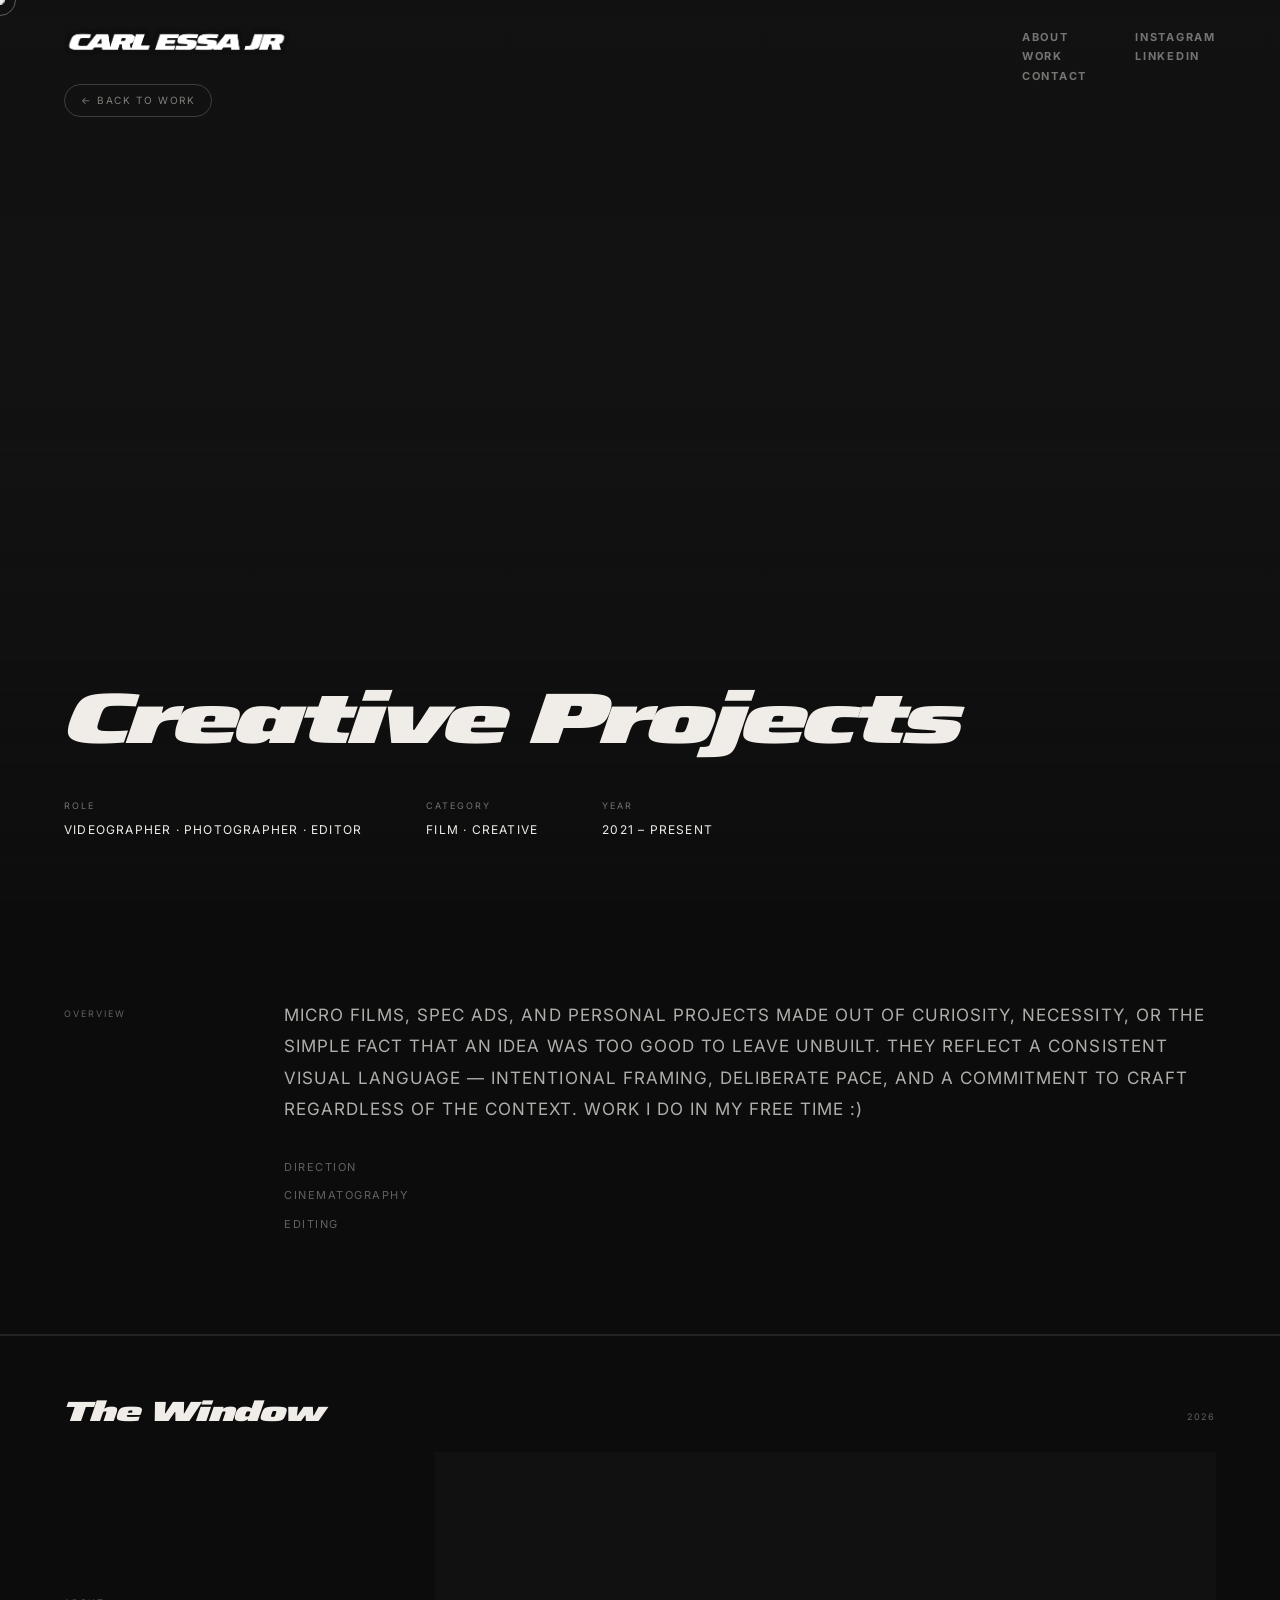
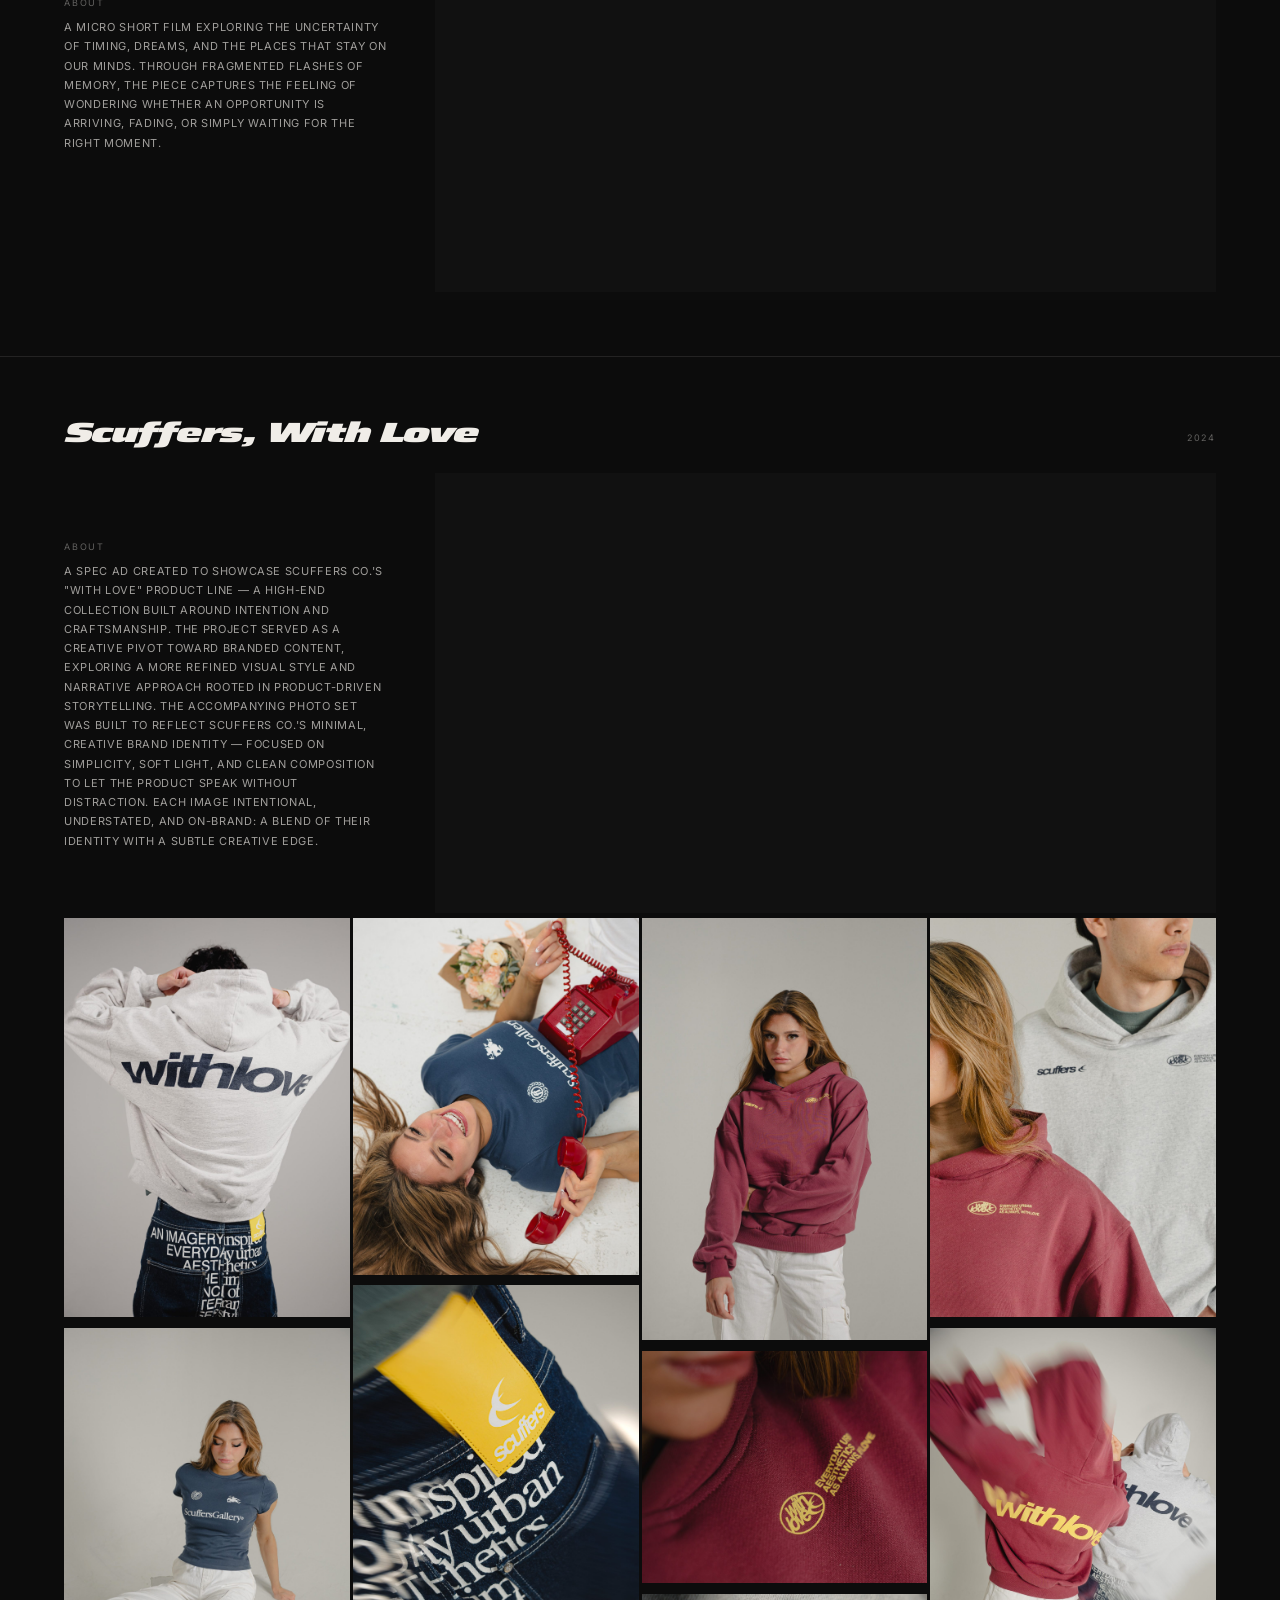
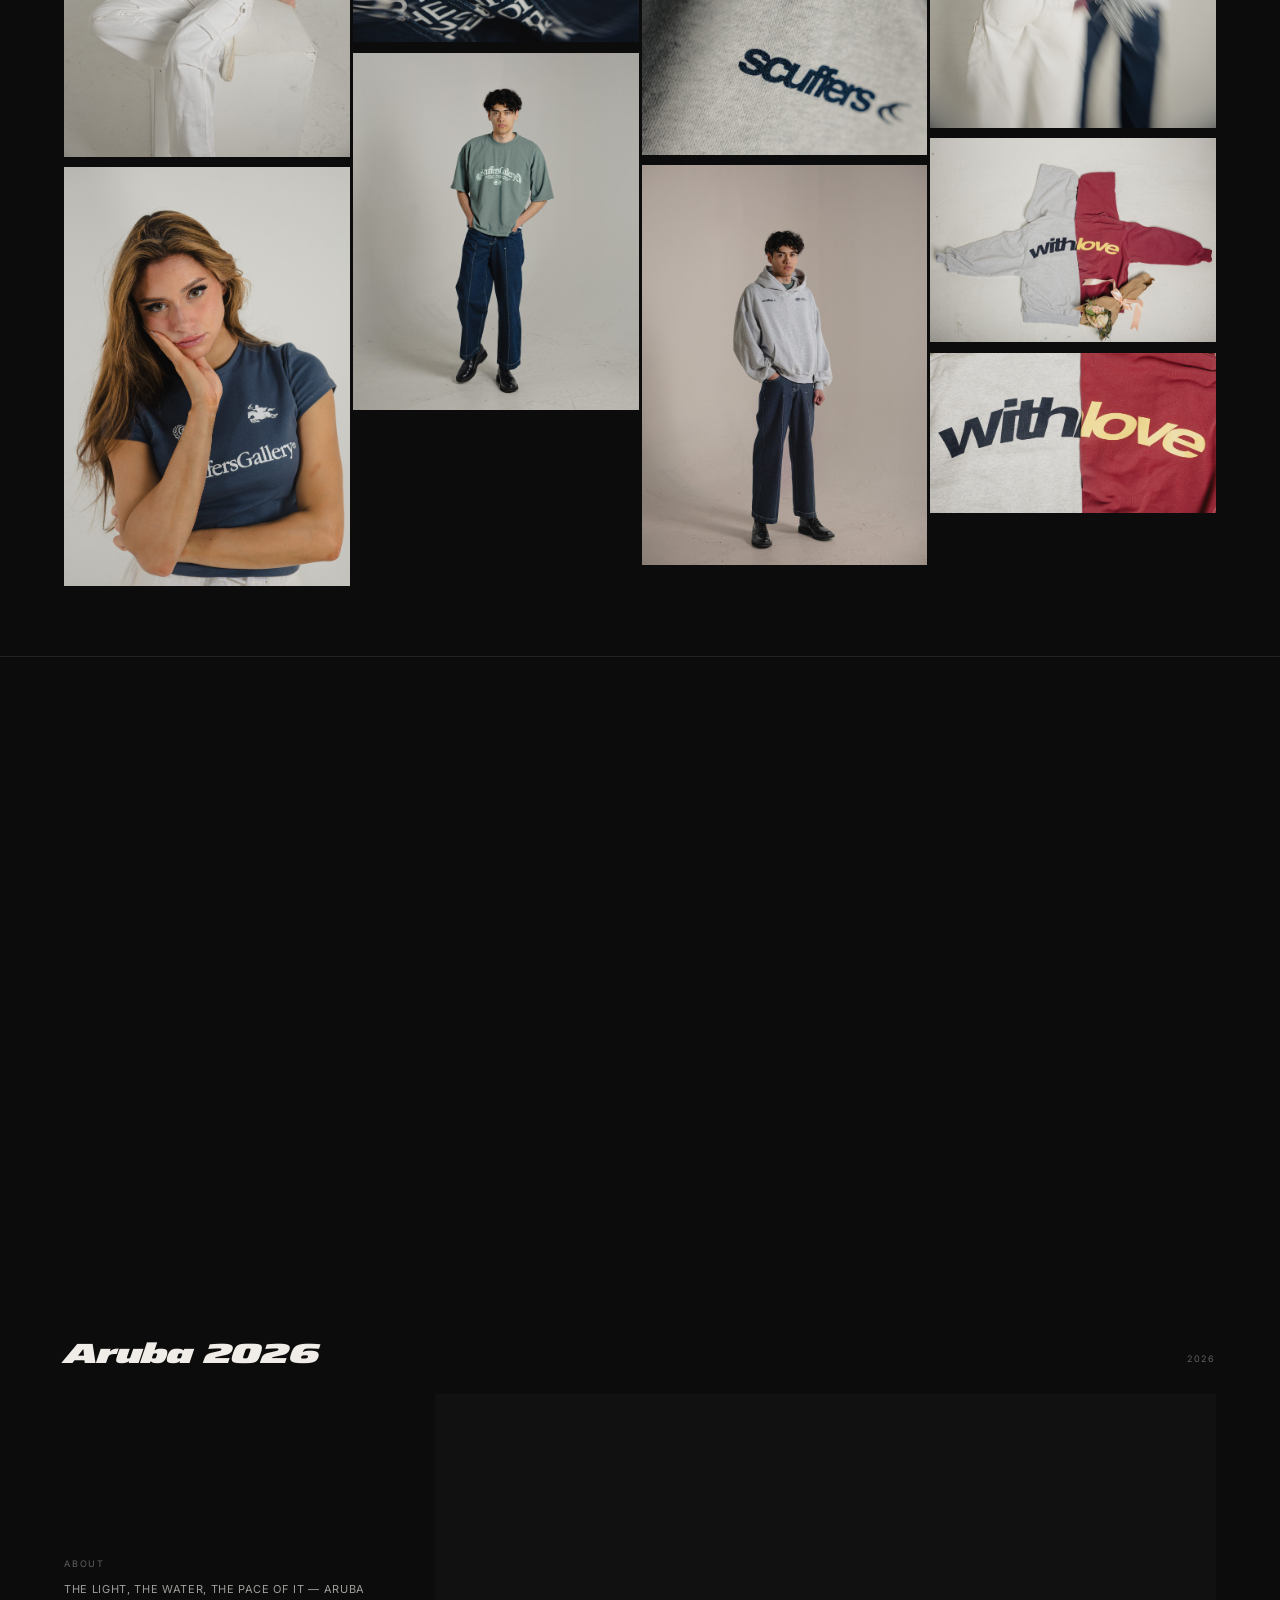
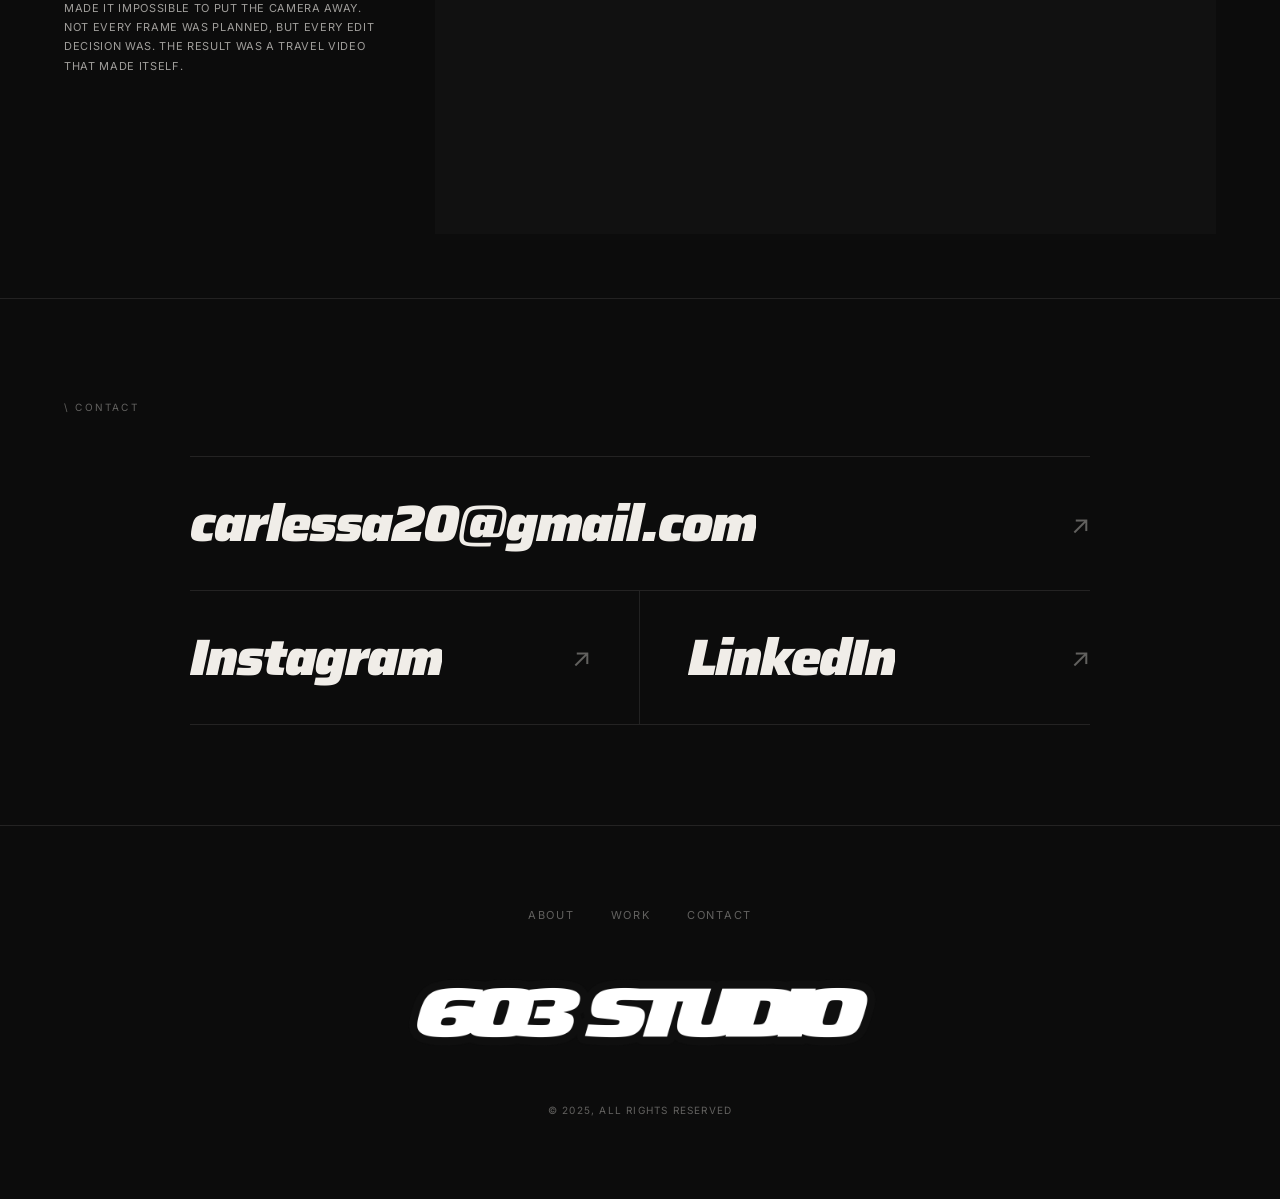
<file: creative.html>
<!DOCTYPE html>
<html lang="en">
<head>
  <meta charset="UTF-8" />
  <meta name="viewport" content="width=device-width, initial-scale=1.0" />
  <title>Creative Projects — Carl Essa Jr</title>
  <link rel="preconnect" href="https://fonts.googleapis.com" />
  <link rel="preconnect" href="https://fonts.gstatic.com" crossorigin />
  <link href="https://fonts.googleapis.com/css2?family=Bebas+Neue&family=Saira:ital,wdth,wght@1,112.5,900&family=Cormorant+Garamond:ital,wght@0,300;0,400;1,300;1,400&family=Inter:wght@300;400;500&display=swap" rel="stylesheet" />
  <link rel="stylesheet" href="css/style.css" />
  <link rel="icon" type="image/png" href="images/favicon.png" />
</head>
<body>

  <div class="loader"><img src="images/logo.png" alt="Carl Essa Jr" class="loader-logo" /></div>
  <div class="cursor"></div>
  <div class="cursor-dot"></div>

  <nav>
    <a href="index.html" class="nav-logo"><img src="images/logo.png" alt="Carl Essa Jr" class="nav-logo-img" />
          <img src="images/603 studio logo.png" alt="603 Studio" class="nav-logo-603" /></a>
    <div class="nav-right">
      <div class="nav-open-links">
        <div class="nav-col-group">
          <a href="index.html#about" class="nav-top-link"><span data-text="About">About</span></a>
          <a href="work.html" class="nav-top-link"><span data-text="Work">Work</span></a>
          <a href="index.html#contact" class="nav-top-link"><span data-text="Contact">Contact</span></a>
        </div>
        <div class="nav-col-group">
          <a href="https://www.instagram.com/carlessajr" target="_blank" rel="noopener" class="nav-top-link"><span data-text="Instagram">Instagram</span></a>
          <a href="https://www.linkedin.com/in/carl-essa-jr-638599209/" target="_blank" rel="noopener" class="nav-top-link"><span data-text="LinkedIn">LinkedIn</span></a>
        </div>
      </div>
      <button class="nav-toggle" aria-label="Menu">
        <span class="toggle-label">Menu</span>
        <div class="hamburger"><span></span><span></span></div>
      </button>
    </div>
  </nav>

  <div class="nav-overlay">
    <div class="nav-overlay-inner">
      <div class="nav-col">
        <a href="index.html#about" class="overlay-link"><span data-text="About">About</span></a>
        <a href="work.html" class="overlay-link"><span data-text="Work">Work</span></a>
        <a href="index.html#contact" class="overlay-link"><span data-text="Contact">Contact</span></a>
      </div>
      <div class="nav-col">
        <a href="https://www.instagram.com/carlessajr" target="_blank" rel="noopener" class="overlay-link"><span data-text="Instagram">Instagram</span></a>
        <a href="https://www.linkedin.com/in/carl-essa-jr-638599209/" target="_blank" rel="noopener" class="overlay-link"><span data-text="LinkedIn">LinkedIn</span></a>
      </div>
    </div>
  </div>

  <main class="project-main">

    <!-- ── HERO ── -->
    <section class="ph-hero">
      <a href="work.html" class="ph-back">← Back To Work</a>

      <div class="ph-bg">
        <iframe src="https://player.vimeo.com/video/1208973613?autoplay=1&loop=1&muted=1&background=1&playsinline=1" frameborder="0" allow="autoplay; fullscreen" allowfullscreen></iframe>
      </div>
      <div class="ph-overlay"></div>

      <div class="ph-content reveal">
        <span class="ph-title">Creative Projects</span>
        <div class="ph-meta">
          <div class="ph-meta-item">
            <span class="ph-meta-label">Role</span>
            <span class="ph-meta-value">Videographer · Photographer · Editor</span>
          </div>
          <div class="ph-meta-item">
            <span class="ph-meta-label">Category</span>
            <span class="ph-meta-value">Film · Creative</span>
          </div>
          <div class="ph-meta-item">
            <span class="ph-meta-label">Year</span>
            <span class="ph-meta-value">2021 – Present</span>
          </div>
        </div>
      </div>
    </section>

    <!-- ── OVERVIEW ── -->
    <section class="po-section reveal">
      <span class="po-label">Overview</span>
      <div class="po-body">
        <p class="po-text">Micro films, spec ads, and personal projects made out of curiosity, necessity, or the simple fact that an idea was too good to leave unbuilt. They reflect a consistent visual language — intentional framing, deliberate pace, and a commitment to craft regardless of the context. Work i do in my free time :)</p>
        <div class="po-credits">
          <span class="po-credit">Direction</span>
          <span class="po-credit">Cinematography</span>
          <span class="po-credit">Editing</span>
        </div>
      </div>
    </section>

    <!-- ── PROJECT SUB-SECTIONS ── -->
    <div class="proj-sections">

      <!-- ── The Window ── -->
      <div class="ps-block reveal">
        <div class="ps-head">
          <span class="ps-title">The Window</span>
          <span class="ps-year">2026</span>
        </div>
        <div class="ps-body">
          <div class="ps-overview">
            <span class="ps-info-label">About</span>
            <p class="ps-info-text">A micro short film exploring the uncertainty of timing, dreams, and the places that stay on our minds. Through fragmented flashes of memory, the piece captures the feeling of wondering whether an opportunity is arriving, fading, or simply waiting for the right moment.</p>
          </div>
          <div class="ps-video" style="flex: 1;">
            <iframe loading="lazy" src="https://player.vimeo.com/video/1208974314?loop=1&muted=1&background=1&playsinline=1" frameborder="0" allow="autoplay; fullscreen" allowfullscreen style="pointer-events: none;"></iframe>
            <button class="vol-btn" aria-label="Toggle volume">
              <svg class="vol-off" viewBox="0 0 24 24" fill="none" stroke="currentColor" stroke-width="2" stroke-linecap="round" stroke-linejoin="round"><polygon points="11 5 6 9 2 9 2 15 6 15 11 19 11 5"></polygon><line x1="23" y1="9" x2="17" y2="15"></line><line x1="17" y1="9" x2="23" y2="15"></line></svg>
              <svg class="vol-on" viewBox="0 0 24 24" fill="none" stroke="currentColor" stroke-width="2" stroke-linecap="round" stroke-linejoin="round"><polygon points="11 5 6 9 2 9 2 15 6 15 11 19 11 5"></polygon><path d="M15.54 8.46a5 5 0 0 1 0 7.07"></path></svg>
            </button>
          </div>
        </div>
      </div>

      <!-- ── Scuffers, With Love ── -->
      <div class="ps-block reveal">
        <div class="ps-head">
          <span class="ps-title">Scuffers, With Love</span>
          <span class="ps-year">2024</span>
        </div>
        <div class="ps-body">
          <div class="ps-overview">
            <span class="ps-info-label">About</span>
            <p class="ps-info-text">A spec ad created to showcase Scuffers Co.'s "With Love" product line — a high-end collection built around intention and craftsmanship. The project served as a creative pivot toward branded content, exploring a more refined visual style and narrative approach rooted in product-driven storytelling. The accompanying photo set was built to reflect Scuffers Co.'s minimal, creative brand identity — focused on simplicity, soft light, and clean composition to let the product speak without distraction. Each image intentional, understated, and on-brand: a blend of their identity with a subtle creative edge.</p>
          </div>
          <div class="ps-video ps-video--vert" style="flex: 1;">
            <iframe loading="lazy" src="https://player.vimeo.com/video/1208974383?loop=1&muted=1&background=1&playsinline=1" frameborder="0" allow="autoplay; fullscreen" allowfullscreen style="pointer-events: none;"></iframe>
            <button class="vol-btn" aria-label="Toggle volume">
              <svg class="vol-off" viewBox="0 0 24 24" fill="none" stroke="currentColor" stroke-width="2" stroke-linecap="round" stroke-linejoin="round"><polygon points="11 5 6 9 2 9 2 15 6 15 11 19 11 5"></polygon><line x1="23" y1="9" x2="17" y2="15"></line><line x1="17" y1="9" x2="23" y2="15"></line></svg>
              <svg class="vol-on" viewBox="0 0 24 24" fill="none" stroke="currentColor" stroke-width="2" stroke-linecap="round" stroke-linejoin="round"><polygon points="11 5 6 9 2 9 2 15 6 15 11 19 11 5"></polygon><path d="M15.54 8.46a5 5 0 0 1 0 7.07"></path></svg>
            </button>
          </div>
        </div>

        <!-- Photo set -->
        <div class="ps-masonry">
          <div class="ps-img"><img loading="lazy" src="images/creative projects/scuffers/CI5A0750.jpg" alt="" /></div>
          <div class="ps-img"><img loading="lazy" src="images/creative projects/scuffers/CI5A0924.jpg" alt="" /></div>
          <div class="ps-img"><img loading="lazy" src="images/creative projects/scuffers/CI5A0984.jpg" alt="" /></div>
          <div class="ps-img"><img loading="lazy" src="images/creative projects/scuffers/CI5A1009.jpg" alt="" /></div>
          <div class="ps-img"><img loading="lazy" src="images/creative projects/scuffers/CI5A1074.jpg" alt="" /></div>
          <div class="ps-img"><img loading="lazy" src="images/creative projects/scuffers/CI5A1114.jpg" alt="" /></div>
          <div class="ps-img"><img loading="lazy" src="images/creative projects/scuffers/CI5A1158.jpg" alt="" /></div>
          <div class="ps-img"><img loading="lazy" src="images/creative projects/scuffers/CI5A1167.jpg" alt="" /></div>
          <div class="ps-img"><img loading="lazy" src="images/creative projects/scuffers/CI5A1182.jpg" alt="" /></div>
          <div class="ps-img"><img loading="lazy" src="images/creative projects/scuffers/CI5A1205.jpg" alt="" /></div>
          <div class="ps-img"><img loading="lazy" src="images/creative projects/scuffers/CI5A1234.jpg" alt="" /></div>
          <div class="ps-img"><img loading="lazy" src="images/creative projects/scuffers/CI5A1265.jpg" alt="" /></div>
          <div class="ps-img"><img loading="lazy" src="images/creative projects/scuffers/CI5A1331.jpg" alt="" /></div>
          <div class="ps-img"><img loading="lazy" src="images/creative projects/scuffers/CI5A1338.jpg" alt="" /></div>
        </div>
      </div>

      <!-- ── My Postcard from NY ── -->
      <div class="ps-block reveal">
        <div class="ps-head">
          <span class="ps-title">My Postcard from NY</span>
          <span class="ps-year">2025</span>
        </div>
        <div class="ps-body">
          <div class="ps-overview">
            <span class="ps-info-label">About</span>
            <p class="ps-info-text">A personal document of time spent in New York City, shot with the same intentionality as any branded project but without the structure. Less of a travel film, more of a memory. A record of what it feels like to move through a city that refuses to stand still.</p>
          </div>
          <div class="ps-video" style="flex: 1;">
            <iframe loading="lazy" src="https://player.vimeo.com/video/1208974514?loop=1&muted=1&background=1&playsinline=1" frameborder="0" allow="autoplay; fullscreen" allowfullscreen style="pointer-events: none;"></iframe>
            <button class="vol-btn" aria-label="Toggle volume">
              <svg class="vol-off" viewBox="0 0 24 24" fill="none" stroke="currentColor" stroke-width="2" stroke-linecap="round" stroke-linejoin="round"><polygon points="11 5 6 9 2 9 2 15 6 15 11 19 11 5"></polygon><line x1="23" y1="9" x2="17" y2="15"></line><line x1="17" y1="9" x2="23" y2="15"></line></svg>
              <svg class="vol-on" viewBox="0 0 24 24" fill="none" stroke="currentColor" stroke-width="2" stroke-linecap="round" stroke-linejoin="round"><polygon points="11 5 6 9 2 9 2 15 6 15 11 19 11 5"></polygon><path d="M15.54 8.46a5 5 0 0 1 0 7.07"></path></svg>
            </button>
          </div>
        </div>
      </div>

      <!-- ── Aruba 2026 ── -->
      <div class="ps-block reveal">
        <div class="ps-head">
          <span class="ps-title">Aruba 2026</span>
          <span class="ps-year">2026</span>
        </div>
        <div class="ps-body">
          <div class="ps-overview">
            <span class="ps-info-label">About</span>
            <p class="ps-info-text">The light, the water, the pace of it — Aruba made it impossible to put the camera away. Not every frame was planned, but every edit decision was. The result was a travel video that made itself.</p>
          </div>
          <div class="ps-video" style="flex: 1;">
            <iframe loading="lazy" src="https://player.vimeo.com/video/1208974626?loop=1&muted=1&background=1&playsinline=1" frameborder="0" allow="autoplay; fullscreen" allowfullscreen style="pointer-events: none;"></iframe>
            <button class="vol-btn" aria-label="Toggle volume">
              <svg class="vol-off" viewBox="0 0 24 24" fill="none" stroke="currentColor" stroke-width="2" stroke-linecap="round" stroke-linejoin="round"><polygon points="11 5 6 9 2 9 2 15 6 15 11 19 11 5"></polygon><line x1="23" y1="9" x2="17" y2="15"></line><line x1="17" y1="9" x2="23" y2="15"></line></svg>
              <svg class="vol-on" viewBox="0 0 24 24" fill="none" stroke="currentColor" stroke-width="2" stroke-linecap="round" stroke-linejoin="round"><polygon points="11 5 6 9 2 9 2 15 6 15 11 19 11 5"></polygon><path d="M15.54 8.46a5 5 0 0 1 0 7.07"></path></svg>
            </button>
          </div>
        </div>
      </div>

    </div><!-- /proj-sections -->

    <!-- ── CONTACT ── -->
    <section class="contact-section">
      <span class="section-label reveal">\ Contact</span>
      <div class="contact-list">
        <a href="mailto:carlessa20@gmail.com" class="contact-row reveal">
          <span class="cr-text"><span class="cr-inner" data-text="carlessa20@gmail.com">carlessa20@gmail.com</span></span>
          <span class="cr-arrow">↗</span>
        </a>
        <div class="contact-row-split reveal">
          <a href="https://www.instagram.com/carlessajr" target="_blank" rel="noopener" class="contact-row-item">
            <span class="cr-text"><span class="cr-inner" data-text="Instagram">Instagram</span></span>
            <span class="cr-arrow">↗</span>
          </a>
          <a href="https://www.linkedin.com/in/carl-essa-jr-638599209/" target="_blank" rel="noopener" class="contact-row-item">
            <span class="cr-text"><span class="cr-inner" data-text="LinkedIn">LinkedIn</span></span>
            <span class="cr-arrow">↗</span>
          </a>
        </div>
      </div>
    </section>

  </main>

  <footer>
    <div class="footer-nav">
      <a href="index.html#about">About</a>
      <a href="work.html">Work</a>
      <a href="index.html#contact">Contact</a>
    </div>
    <img loading="lazy" src="images/603 studio logo.png" alt="603 Studio LLC" class="footer-logo" />
    <span class="footer-copy">© 2025, All Rights Reserved</span>
  </footer>

  <script src="js/main.js"></script>
</body>
</html>
</file>
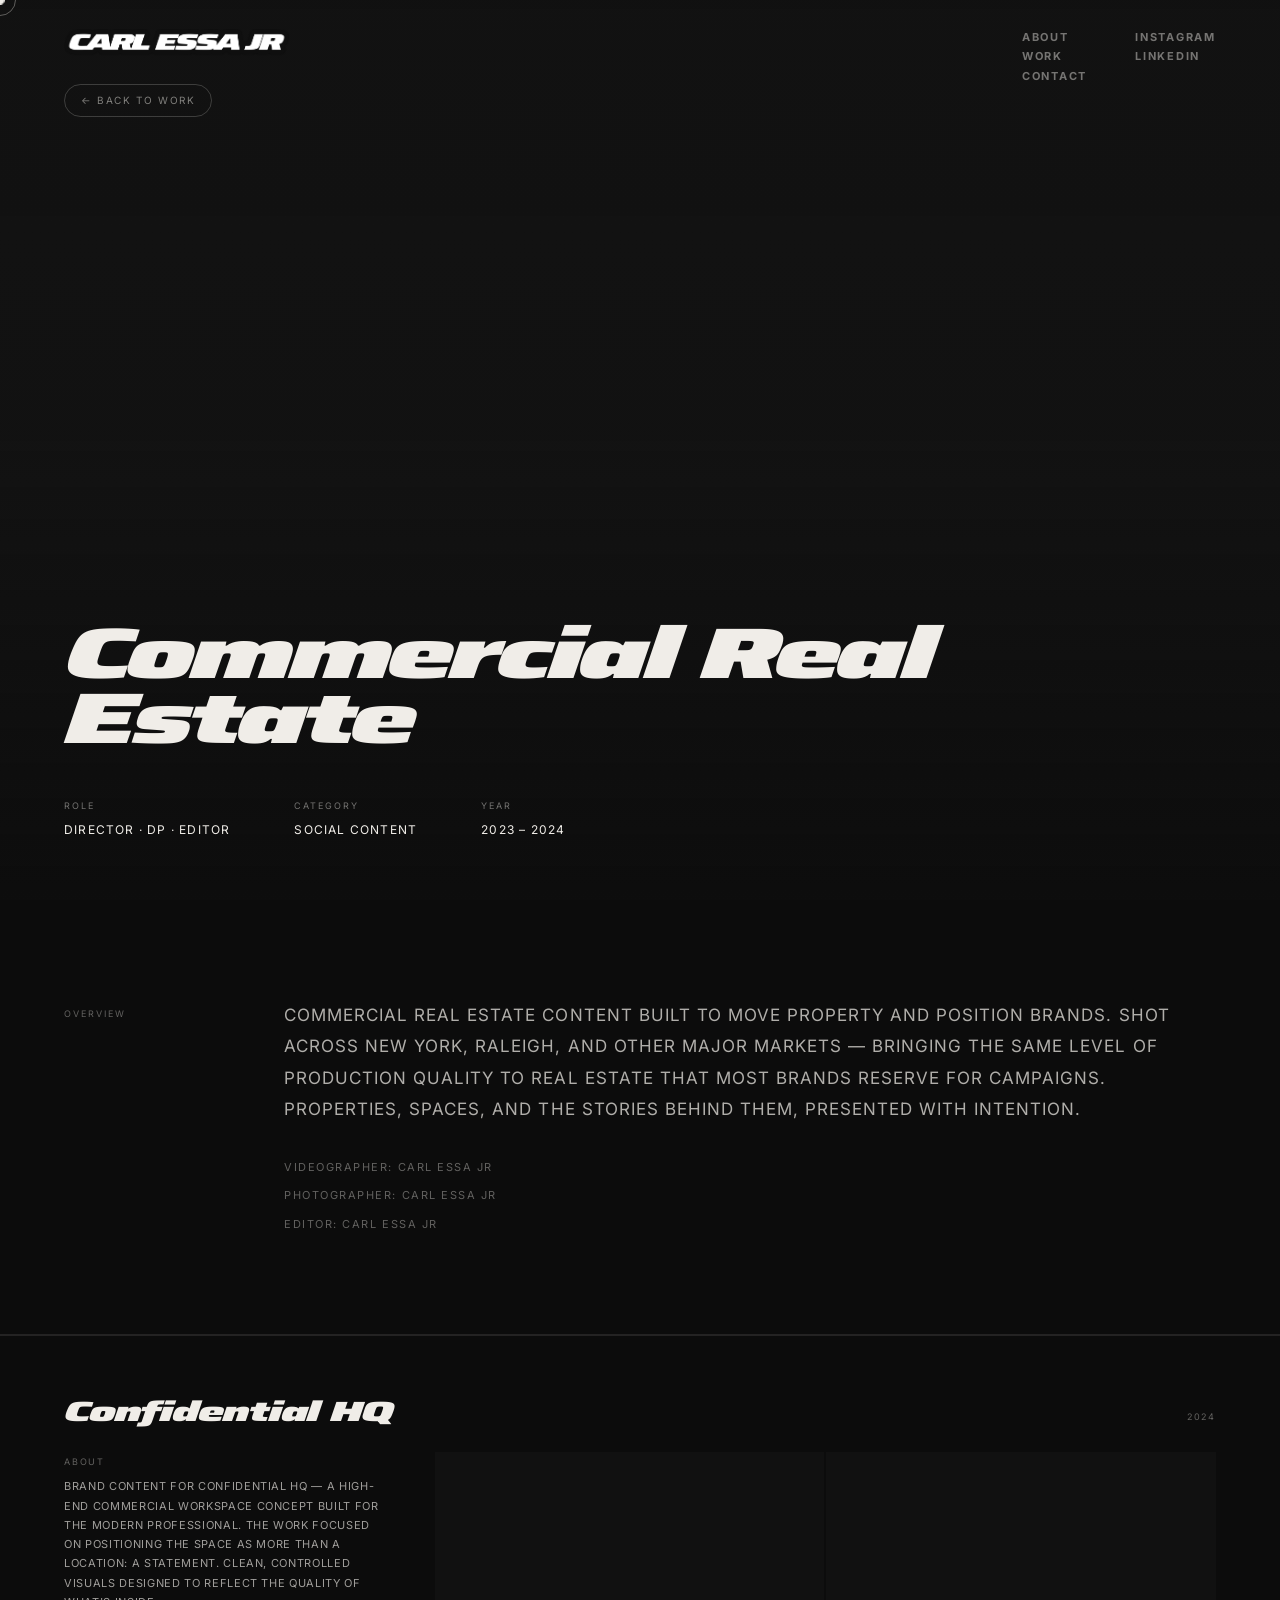
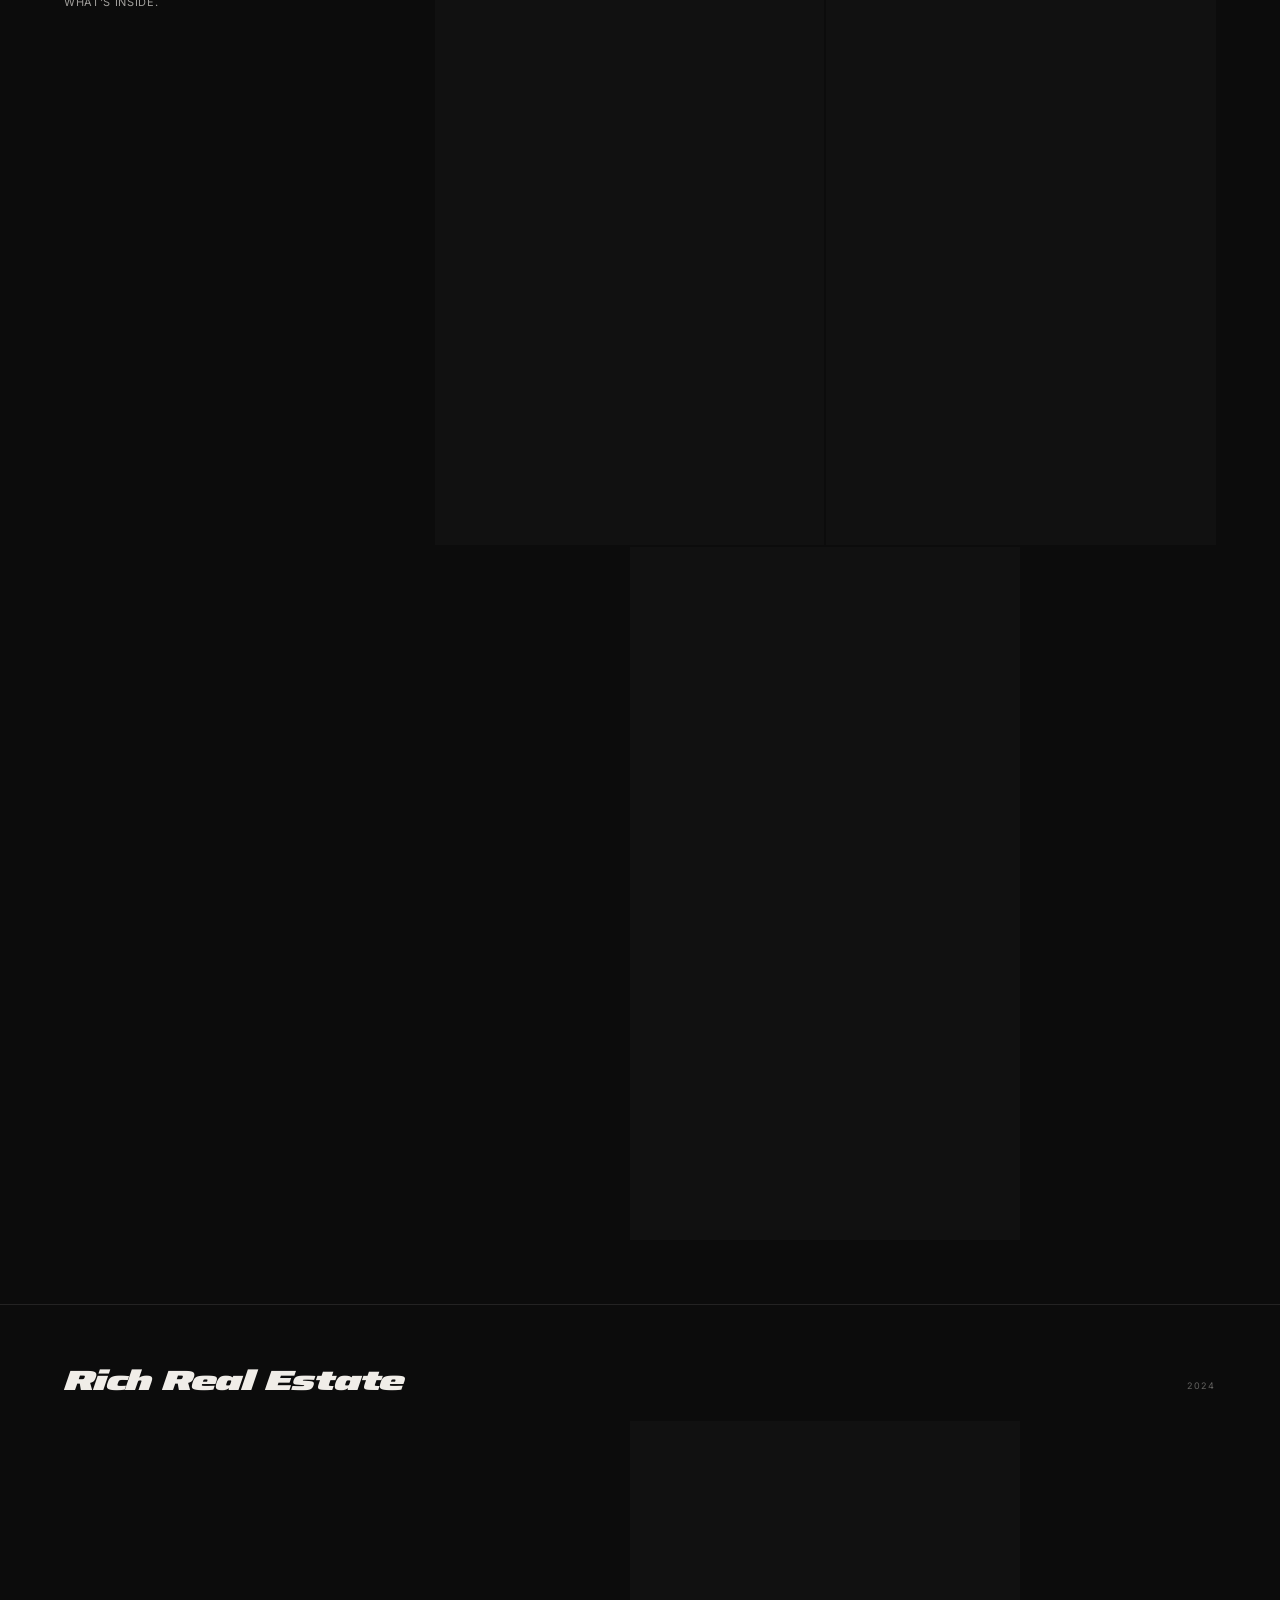
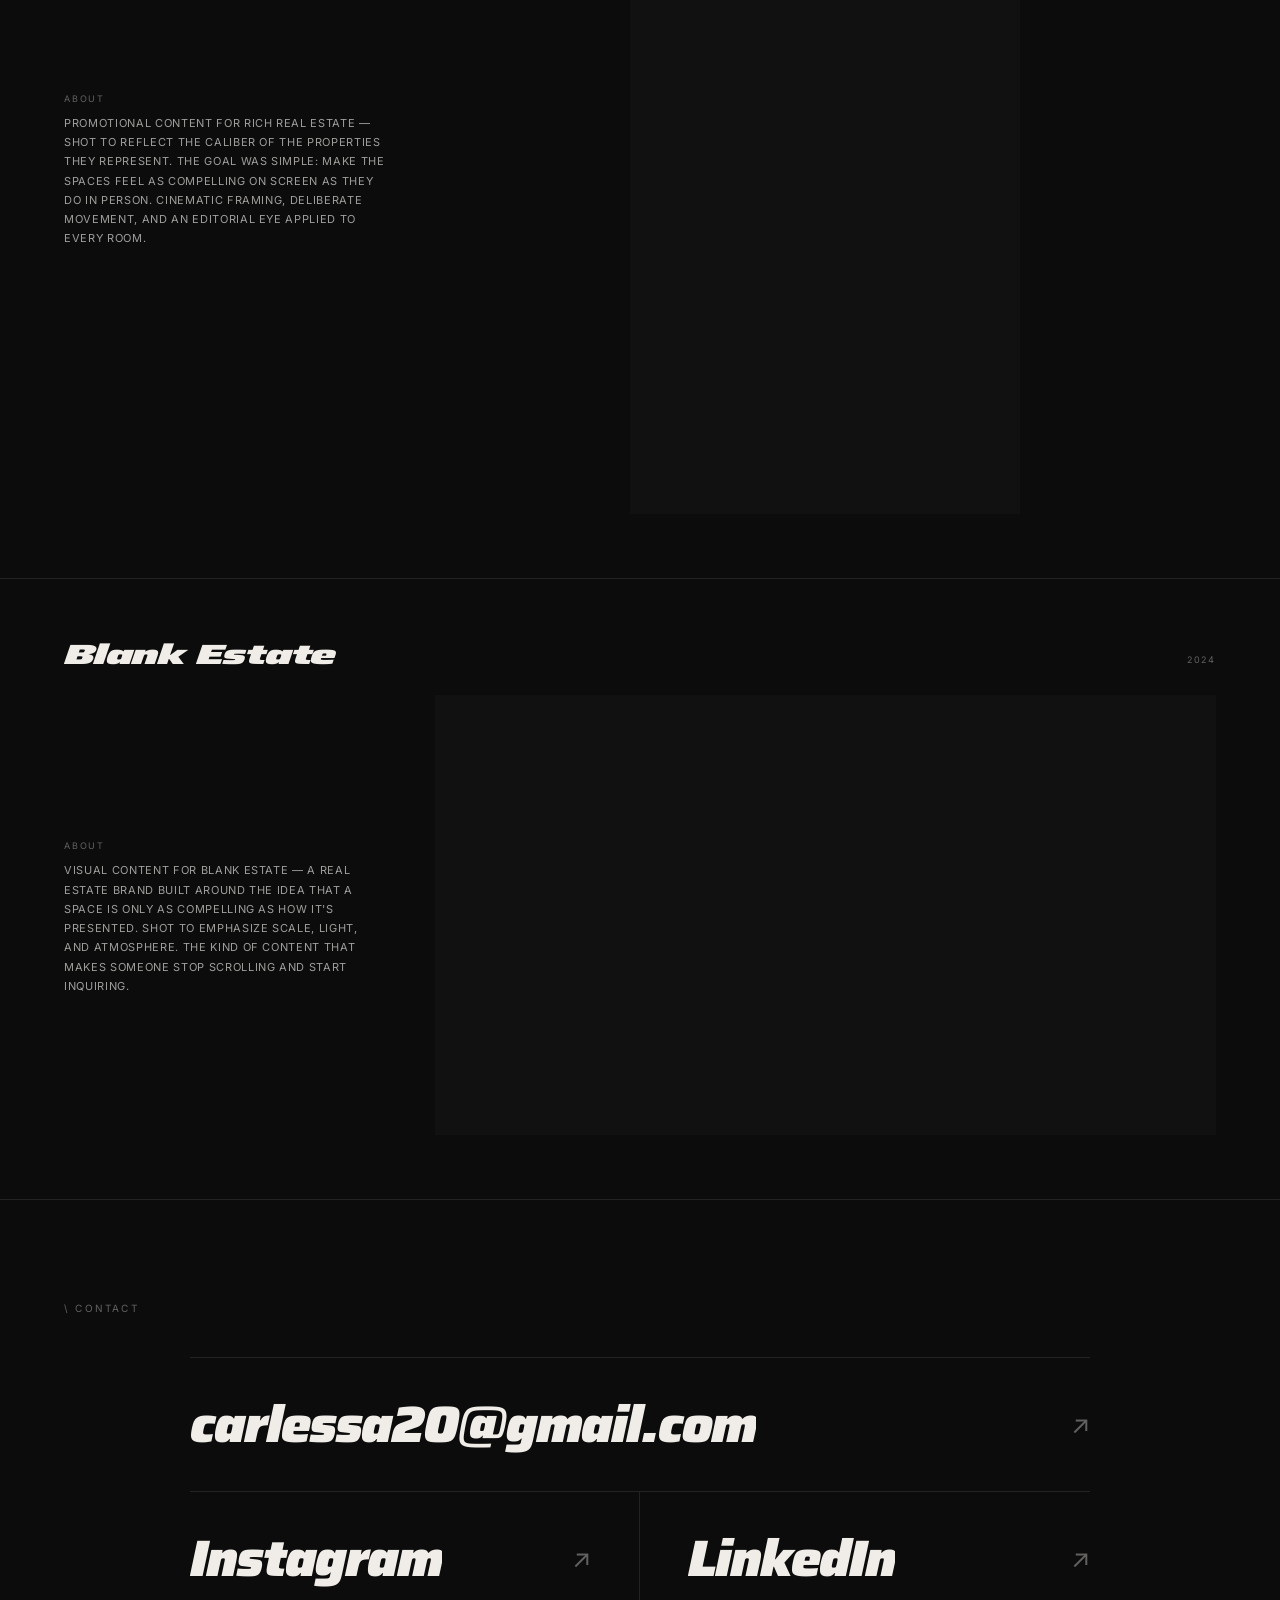
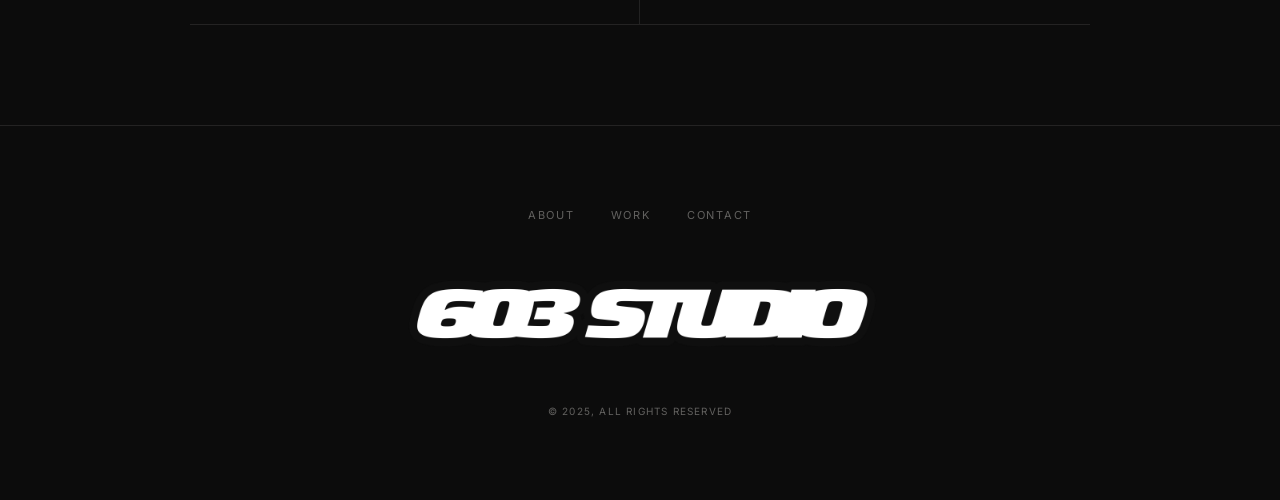
<file: glenwood-south.html>
<!DOCTYPE html>
<html lang="en">
<head>
  <meta charset="UTF-8" />
  <meta name="viewport" content="width=device-width, initial-scale=1.0" />
  <title>Glenwood South — Carl Essa Jr</title>
  <link rel="preconnect" href="https://fonts.googleapis.com" />
  <link rel="preconnect" href="https://fonts.gstatic.com" crossorigin />
  <link href="https://fonts.googleapis.com/css2?family=Bebas+Neue&family=Saira:ital,wdth,wght@1,112.5,900&family=Cormorant+Garamond:ital,wght@0,300;0,400;1,300;1,400&family=Inter:wght@300;400;500&display=swap" rel="stylesheet" />
  <link rel="stylesheet" href="css/style.css" />
  <link rel="icon" type="image/png" href="images/favicon.png" />
</head>
<body>

  <div class="loader"><img src="images/logo.png" alt="Carl Essa Jr" class="loader-logo" /></div>
  <div class="cursor"></div>
  <div class="cursor-dot"></div>

  <nav>
    <a href="index.html" class="nav-logo"><img src="images/logo.png" alt="Carl Essa Jr" class="nav-logo-img" />
          <img src="images/603 studio logo.png" alt="603 Studio" class="nav-logo-603" /></a>
    <div class="nav-right">
      <div class="nav-open-links">
        <div class="nav-col-group">
          <a href="index.html#about" class="nav-top-link"><span data-text="About">About</span></a>
          <a href="work.html" class="nav-top-link"><span data-text="Work">Work</span></a>
          <a href="index.html#contact" class="nav-top-link"><span data-text="Contact">Contact</span></a>
        </div>
        <div class="nav-col-group">
          <a href="https://www.instagram.com/carlessajr" target="_blank" rel="noopener" class="nav-top-link"><span data-text="Instagram">Instagram</span></a>
          <a href="https://www.linkedin.com/in/carl-essa-jr-638599209/" target="_blank" rel="noopener" class="nav-top-link"><span data-text="LinkedIn">LinkedIn</span></a>
        </div>
      </div>
      <button class="nav-toggle" aria-label="Menu">
        <span class="toggle-label">Menu</span>
        <div class="hamburger"><span></span><span></span></div>
      </button>
    </div>
  </nav>

  <div class="nav-overlay">
    <div class="nav-overlay-inner">
      <div class="nav-col">
        <a href="index.html#about" class="overlay-link"><span data-text="About">About</span></a>
        <a href="work.html" class="overlay-link"><span data-text="Work">Work</span></a>
        <a href="index.html#contact" class="overlay-link"><span data-text="Contact">Contact</span></a>
      </div>
      <div class="nav-col">
        <a href="https://www.instagram.com/carlessajr" target="_blank" rel="noopener" class="overlay-link"><span data-text="Instagram">Instagram</span></a>
        <a href="https://www.linkedin.com/in/carl-essa-jr-638599209/" target="_blank" rel="noopener" class="overlay-link"><span data-text="LinkedIn">LinkedIn</span></a>
      </div>
    </div>
  </div>

  <main class="project-main">

    <!-- ── HERO ── -->
    <section class="ph-hero">
      <a href="work.html" class="ph-back">← Back To Work</a>

      <div class="ph-bg">
        <iframe src="https://player.vimeo.com/video/1208973737?autoplay=1&loop=1&muted=1&background=1&playsinline=1" frameborder="0" allow="autoplay; fullscreen" allowfullscreen></iframe>
      </div>
      <div class="ph-overlay"></div>

      <div class="ph-content reveal">
        <span class="ph-title">Commercial Real Estate</span>
        <div class="ph-meta">
          <div class="ph-meta-item">
            <span class="ph-meta-label">Role</span>
            <span class="ph-meta-value">Director · DP · Editor</span>
          </div>
          <div class="ph-meta-item">
            <span class="ph-meta-label">Category</span>
            <span class="ph-meta-value">Social Content</span>
          </div>
          <div class="ph-meta-item">
            <span class="ph-meta-label">Year</span>
            <span class="ph-meta-value">2023 – 2024</span>
          </div>
        </div>
      </div>
    </section>

    <!-- ── OVERVIEW ── -->
    <section class="po-section reveal">
      <span class="po-label">Overview</span>
      <div class="po-body">
        <p class="po-text">Commercial real estate content built to move property and position brands. Shot across New York, Raleigh, and other major markets — bringing the same level of production quality to real estate that most brands reserve for campaigns. Properties, spaces, and the stories behind them, presented with intention.</p>
        <div class="po-credits">
          <span class="po-credit">Videographer: Carl Essa Jr</span>
          <span class="po-credit">Photographer: Carl Essa Jr</span>
          <span class="po-credit">Editor: Carl Essa Jr</span>
        </div>
      </div>
    </section>

    <!-- ── PROJECT SECTIONS ── -->
    <div class="proj-sections">

      <!-- ── Confidential HQ ── -->
      <div class="ps-block reveal">
        <div class="ps-head">
          <span class="ps-title">Confidential HQ</span>
          <span class="ps-year">2024</span>
        </div>
        <div class="ps-body" style="align-items: flex-start;">
          <div class="ps-overview">
            <span class="ps-info-label">About</span>
            <p class="ps-info-text">Brand content for Confidential HQ — a high-end commercial workspace concept built for the modern professional. The work focused on positioning the space as more than a location: a statement. Clean, controlled visuals designed to reflect the quality of what's inside.</p>
          </div>
          <div style="flex: 1; display: flex; flex-direction: column; gap: 2px;">
            <div class="ps-video-pair ps-video-pair--vert">
              <div class="ps-video">
                <iframe loading="lazy" src="https://player.vimeo.com/video/1208975107?loop=1&muted=1&background=1&playsinline=1" frameborder="0" allow="autoplay; fullscreen" allowfullscreen style="pointer-events: none; aspect-ratio: 9/16; object-fit: cover; width: 100%;"></iframe>
                <button class="vol-btn" aria-label="Toggle volume">
                  <svg class="vol-off" viewBox="0 0 24 24" fill="none" stroke="currentColor" stroke-width="2" stroke-linecap="round" stroke-linejoin="round"><polygon points="11 5 6 9 2 9 2 15 6 15 11 19 11 5"></polygon><line x1="23" y1="9" x2="17" y2="15"></line><line x1="17" y1="9" x2="23" y2="15"></line></svg>
                  <svg class="vol-on" viewBox="0 0 24 24" fill="none" stroke="currentColor" stroke-width="2" stroke-linecap="round" stroke-linejoin="round"><polygon points="11 5 6 9 2 9 2 15 6 15 11 19 11 5"></polygon><path d="M15.54 8.46a5 5 0 0 1 0 7.07"></path></svg>
                </button>
              </div>
              <div class="ps-video">
                <iframe loading="lazy" src="https://player.vimeo.com/video/1208975201?loop=1&muted=1&background=1&playsinline=1" frameborder="0" allow="autoplay; fullscreen" allowfullscreen style="pointer-events: none; aspect-ratio: 9/16; object-fit: cover; width: 100%;"></iframe>
                <button class="vol-btn" aria-label="Toggle volume">
                  <svg class="vol-off" viewBox="0 0 24 24" fill="none" stroke="currentColor" stroke-width="2" stroke-linecap="round" stroke-linejoin="round"><polygon points="11 5 6 9 2 9 2 15 6 15 11 19 11 5"></polygon><line x1="23" y1="9" x2="17" y2="15"></line><line x1="17" y1="9" x2="23" y2="15"></line></svg>
                  <svg class="vol-on" viewBox="0 0 24 24" fill="none" stroke="currentColor" stroke-width="2" stroke-linecap="round" stroke-linejoin="round"><polygon points="11 5 6 9 2 9 2 15 6 15 11 19 11 5"></polygon><path d="M15.54 8.46a5 5 0 0 1 0 7.07"></path></svg>
                </button>
              </div>
            </div>
            <div style="display: flex; justify-content: center;">
              <div class="ps-video" style="width: calc(50% - 1px);">
                <iframe loading="lazy" src="https://player.vimeo.com/video/1208975418?loop=1&muted=1&background=1&playsinline=1" frameborder="0" allow="autoplay; fullscreen" allowfullscreen style="pointer-events: none; aspect-ratio: 9/16; object-fit: cover; width: 100%;"></iframe>
                <button class="vol-btn" aria-label="Toggle volume">
                  <svg class="vol-off" viewBox="0 0 24 24" fill="none" stroke="currentColor" stroke-width="2" stroke-linecap="round" stroke-linejoin="round"><polygon points="11 5 6 9 2 9 2 15 6 15 11 19 11 5"></polygon><line x1="23" y1="9" x2="17" y2="15"></line><line x1="17" y1="9" x2="23" y2="15"></line></svg>
                  <svg class="vol-on" viewBox="0 0 24 24" fill="none" stroke="currentColor" stroke-width="2" stroke-linecap="round" stroke-linejoin="round"><polygon points="11 5 6 9 2 9 2 15 6 15 11 19 11 5"></polygon><path d="M15.54 8.46a5 5 0 0 1 0 7.07"></path></svg>
                </button>
              </div>
            </div>
          </div>
        </div>
      </div>

      <!-- ── Rich Real Estate ── -->
      <div class="ps-block reveal">
        <div class="ps-head">
          <span class="ps-title">Rich Real Estate</span>
          <span class="ps-year">2024</span>
        </div>
        <div class="ps-body">
          <div class="ps-overview">
            <span class="ps-info-label">About</span>
            <p class="ps-info-text">Promotional content for Rich Real Estate — shot to reflect the caliber of the properties they represent. The goal was simple: make the spaces feel as compelling on screen as they do in person. Cinematic framing, deliberate movement, and an editorial eye applied to every room.</p>
          </div>
          <div style="flex: 1; display: flex; justify-content: center;">
            <div class="ps-video" style="width: calc(50% - 1px);">
              <iframe loading="lazy" src="https://player.vimeo.com/video/1208975580?loop=1&muted=1&background=1&playsinline=1" frameborder="0" allow="autoplay; fullscreen" allowfullscreen style="pointer-events: none; aspect-ratio: 9/16; object-fit: cover; width: 100%;"></iframe>
              <button class="vol-btn" aria-label="Toggle volume">
                <svg class="vol-off" viewBox="0 0 24 24" fill="none" stroke="currentColor" stroke-width="2" stroke-linecap="round" stroke-linejoin="round"><polygon points="11 5 6 9 2 9 2 15 6 15 11 19 11 5"></polygon><line x1="23" y1="9" x2="17" y2="15"></line><line x1="17" y1="9" x2="23" y2="15"></line></svg>
                <svg class="vol-on" viewBox="0 0 24 24" fill="none" stroke="currentColor" stroke-width="2" stroke-linecap="round" stroke-linejoin="round"><polygon points="11 5 6 9 2 9 2 15 6 15 11 19 11 5"></polygon><path d="M15.54 8.46a5 5 0 0 1 0 7.07"></path></svg>
              </button>
            </div>
          </div>
        </div>
      </div>

      <!-- ── Blank Estate ── -->
      <div class="ps-block reveal">
        <div class="ps-head">
          <span class="ps-title">Blank Estate</span>
          <span class="ps-year">2024</span>
        </div>
        <div class="ps-body">
          <div class="ps-overview">
            <span class="ps-info-label">About</span>
            <p class="ps-info-text">Visual content for Blank Estate — a real estate brand built around the idea that a space is only as compelling as how it's presented. Shot to emphasize scale, light, and atmosphere. The kind of content that makes someone stop scrolling and start inquiring.</p>
          </div>
          <div class="ps-video" style="flex: 1;">
            <iframe loading="lazy" src="https://player.vimeo.com/video/1208975681?loop=1&muted=1&background=1&playsinline=1" frameborder="0" allow="autoplay; fullscreen" allowfullscreen style="pointer-events: none;"></iframe>
            <button class="vol-btn" aria-label="Toggle volume">
              <svg class="vol-off" viewBox="0 0 24 24" fill="none" stroke="currentColor" stroke-width="2" stroke-linecap="round" stroke-linejoin="round"><polygon points="11 5 6 9 2 9 2 15 6 15 11 19 11 5"></polygon><line x1="23" y1="9" x2="17" y2="15"></line><line x1="17" y1="9" x2="23" y2="15"></line></svg>
              <svg class="vol-on" viewBox="0 0 24 24" fill="none" stroke="currentColor" stroke-width="2" stroke-linecap="round" stroke-linejoin="round"><polygon points="11 5 6 9 2 9 2 15 6 15 11 19 11 5"></polygon><path d="M15.54 8.46a5 5 0 0 1 0 7.07"></path></svg>
            </button>
          </div>
        </div>
      </div>

    </div>

    <!-- ── CONTACT ── -->
    <section class="contact-section">
      <span class="section-label reveal">\ Contact</span>
      <div class="contact-list">
        <a href="mailto:carlessa20@gmail.com" class="contact-row reveal">
          <span class="cr-text"><span class="cr-inner" data-text="carlessa20@gmail.com">carlessa20@gmail.com</span></span>
          <span class="cr-arrow">↗</span>
        </a>
        <div class="contact-row-split reveal">
          <a href="https://www.instagram.com/carlessajr" target="_blank" rel="noopener" class="contact-row-item">
            <span class="cr-text"><span class="cr-inner" data-text="Instagram">Instagram</span></span>
            <span class="cr-arrow">↗</span>
          </a>
          <a href="https://www.linkedin.com/in/carl-essa-jr-638599209/" target="_blank" rel="noopener" class="contact-row-item">
            <span class="cr-text"><span class="cr-inner" data-text="LinkedIn">LinkedIn</span></span>
            <span class="cr-arrow">↗</span>
          </a>
        </div>
      </div>
    </section>

  </main>

  <footer>
    <div class="footer-nav">
      <a href="index.html#about">About</a>
      <a href="work.html">Work</a>
      <a href="index.html#contact">Contact</a>
    </div>
    <img loading="lazy" src="images/603 studio logo.png" alt="603 Studio LLC" class="footer-logo" />
    <span class="footer-copy">© 2025, All Rights Reserved</span>
  </footer>

  <script src="js/main.js"></script>
</body>
</html>
</file>
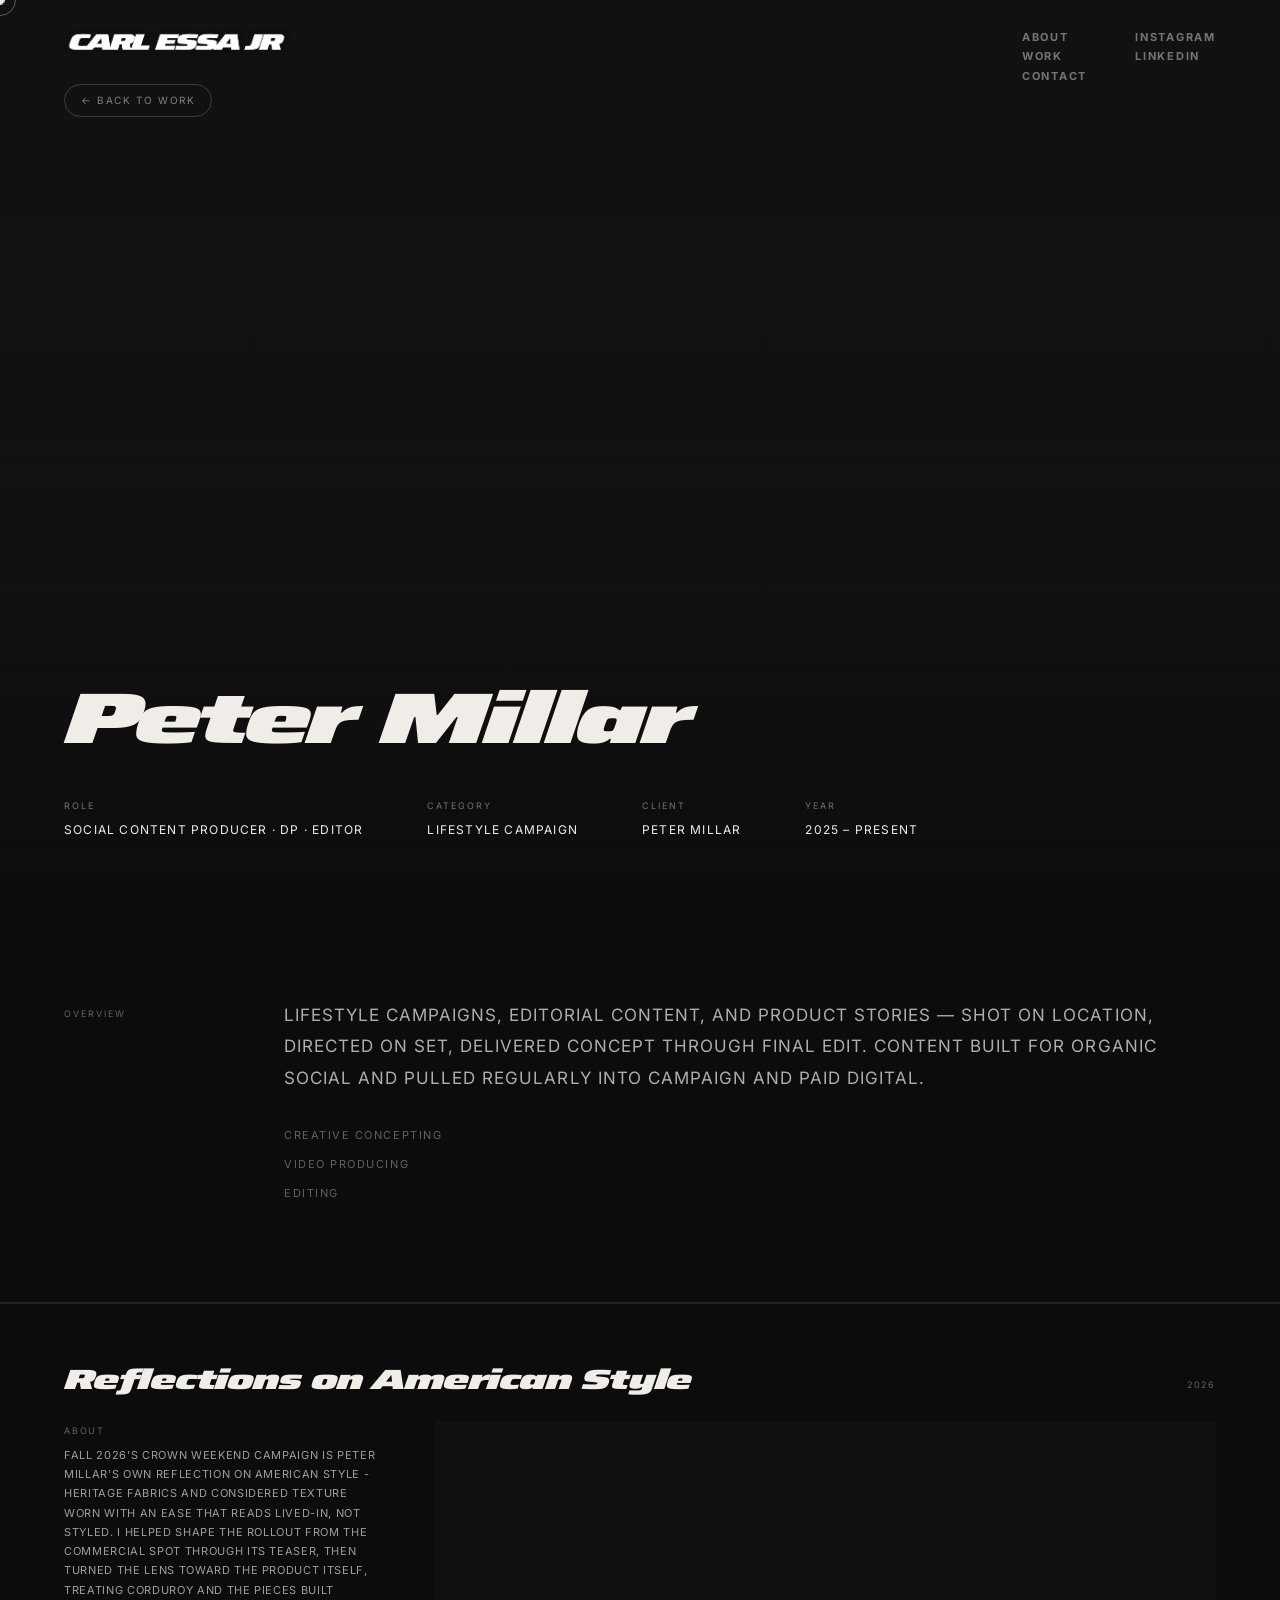
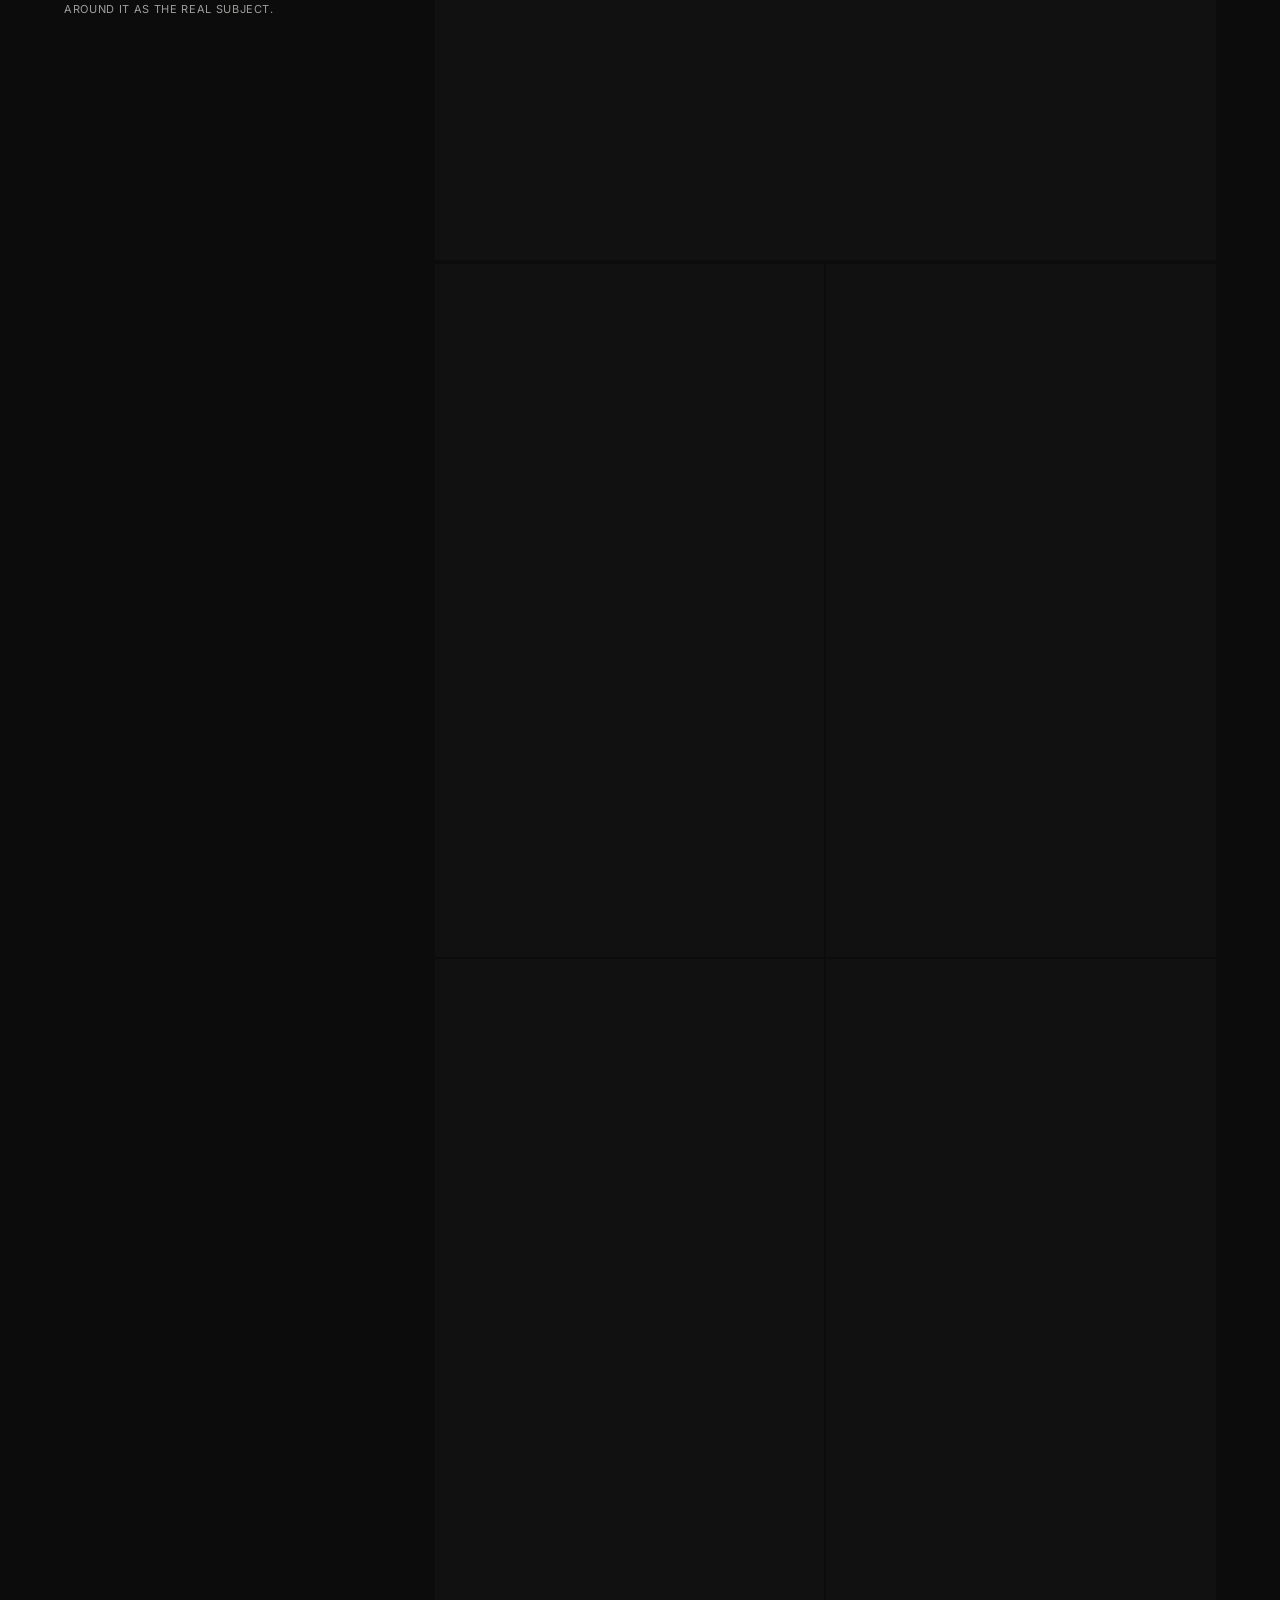
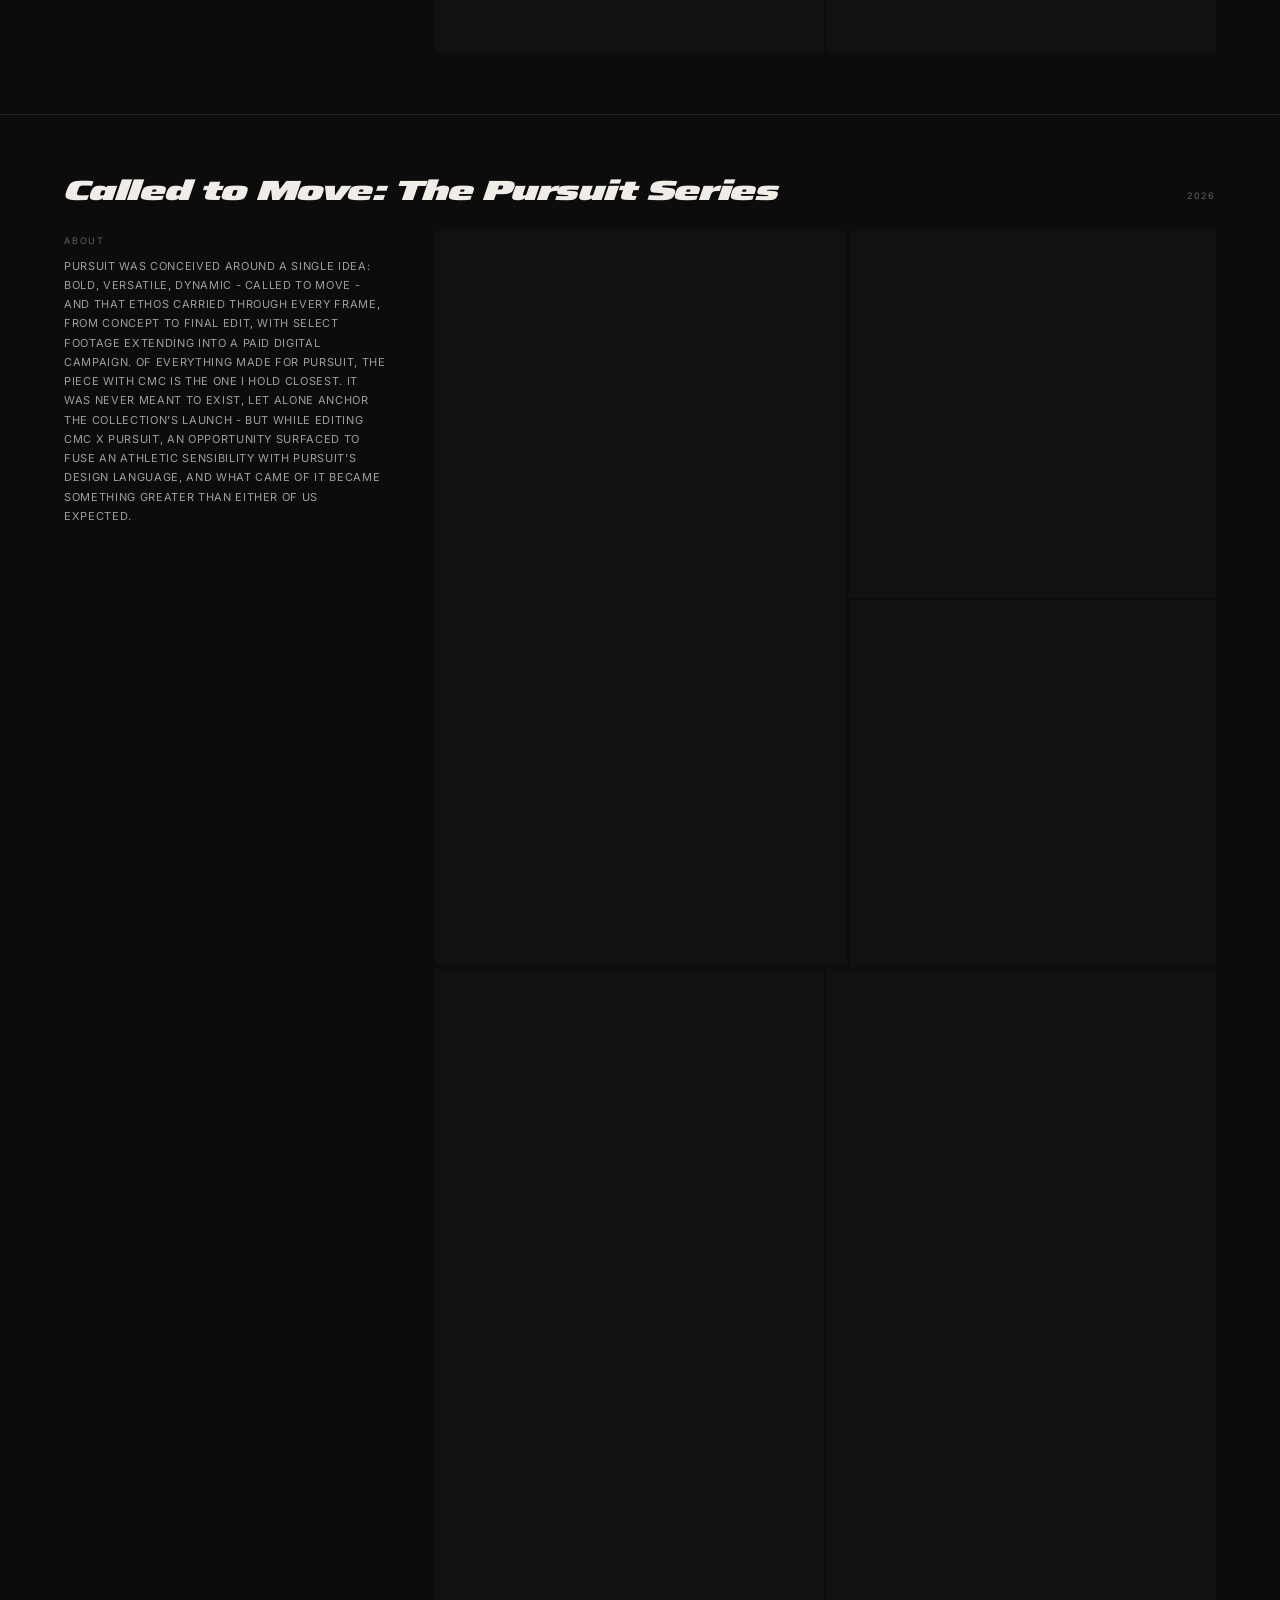
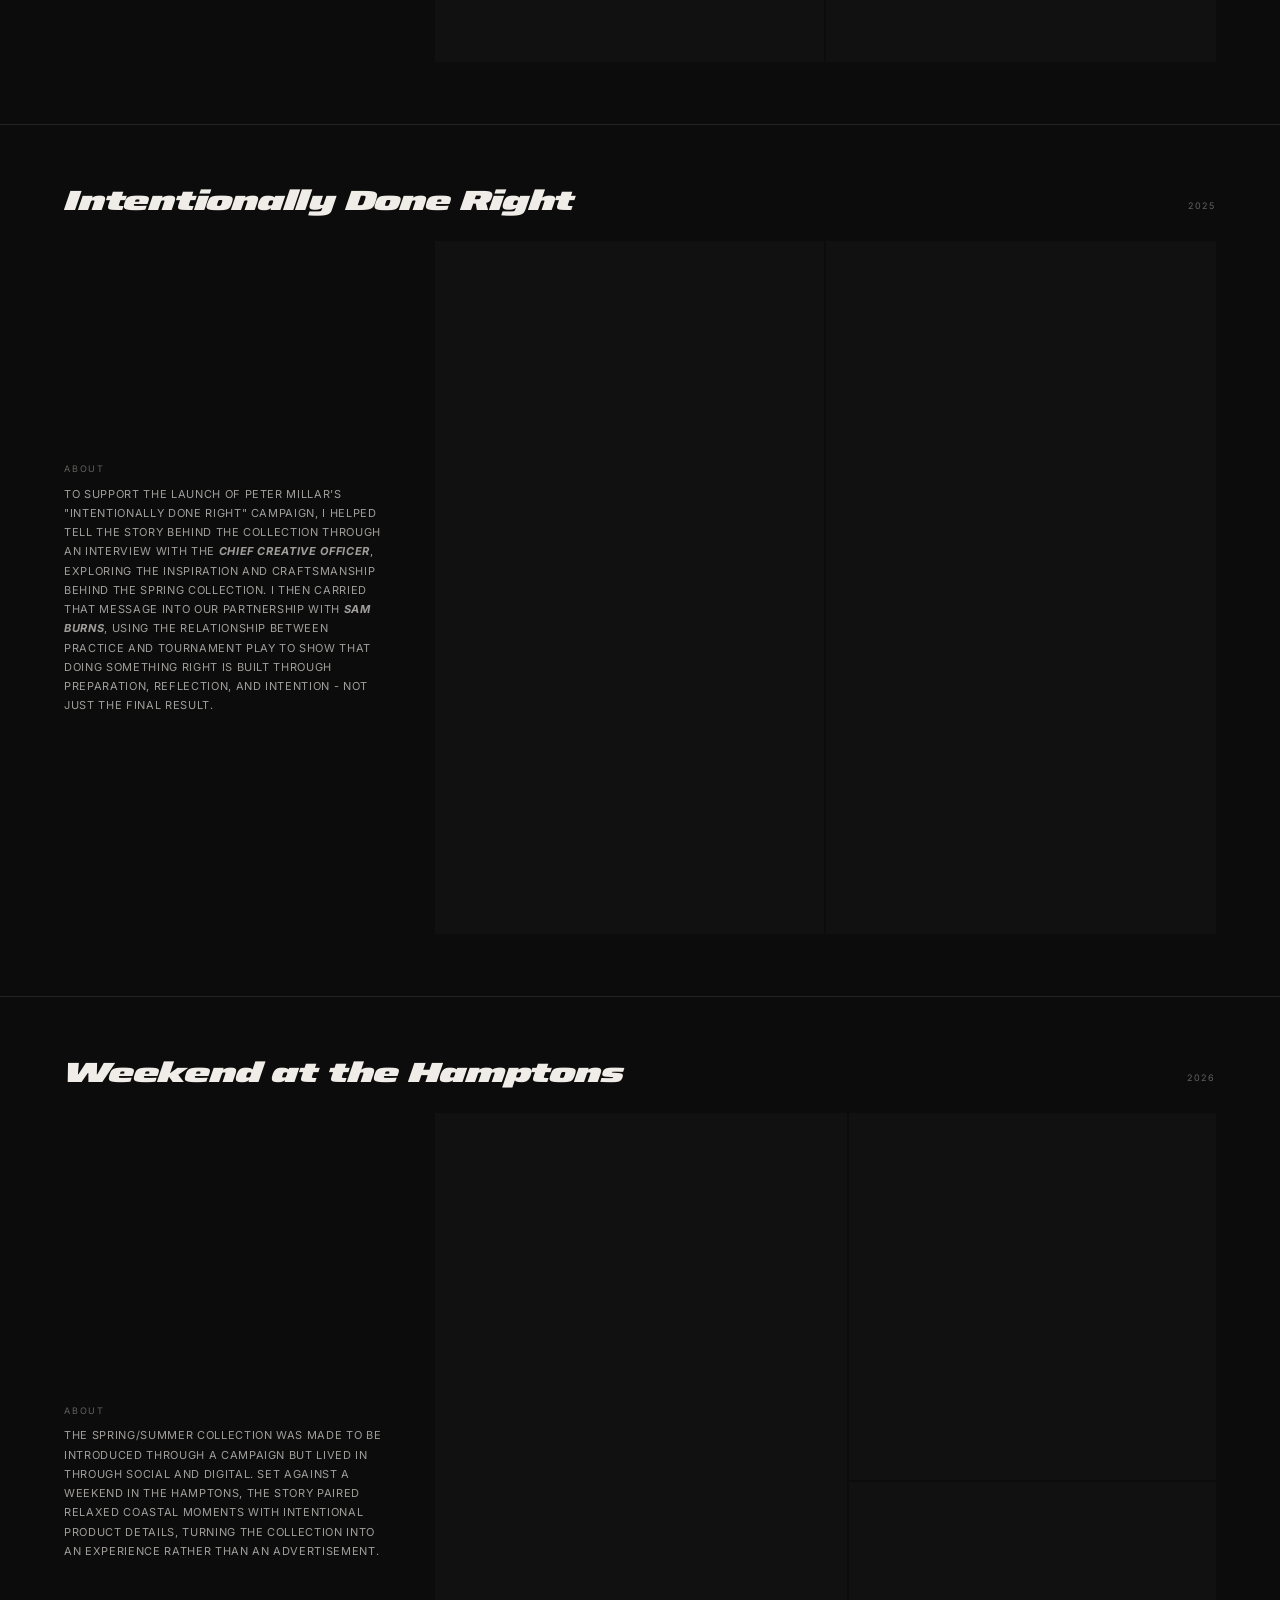
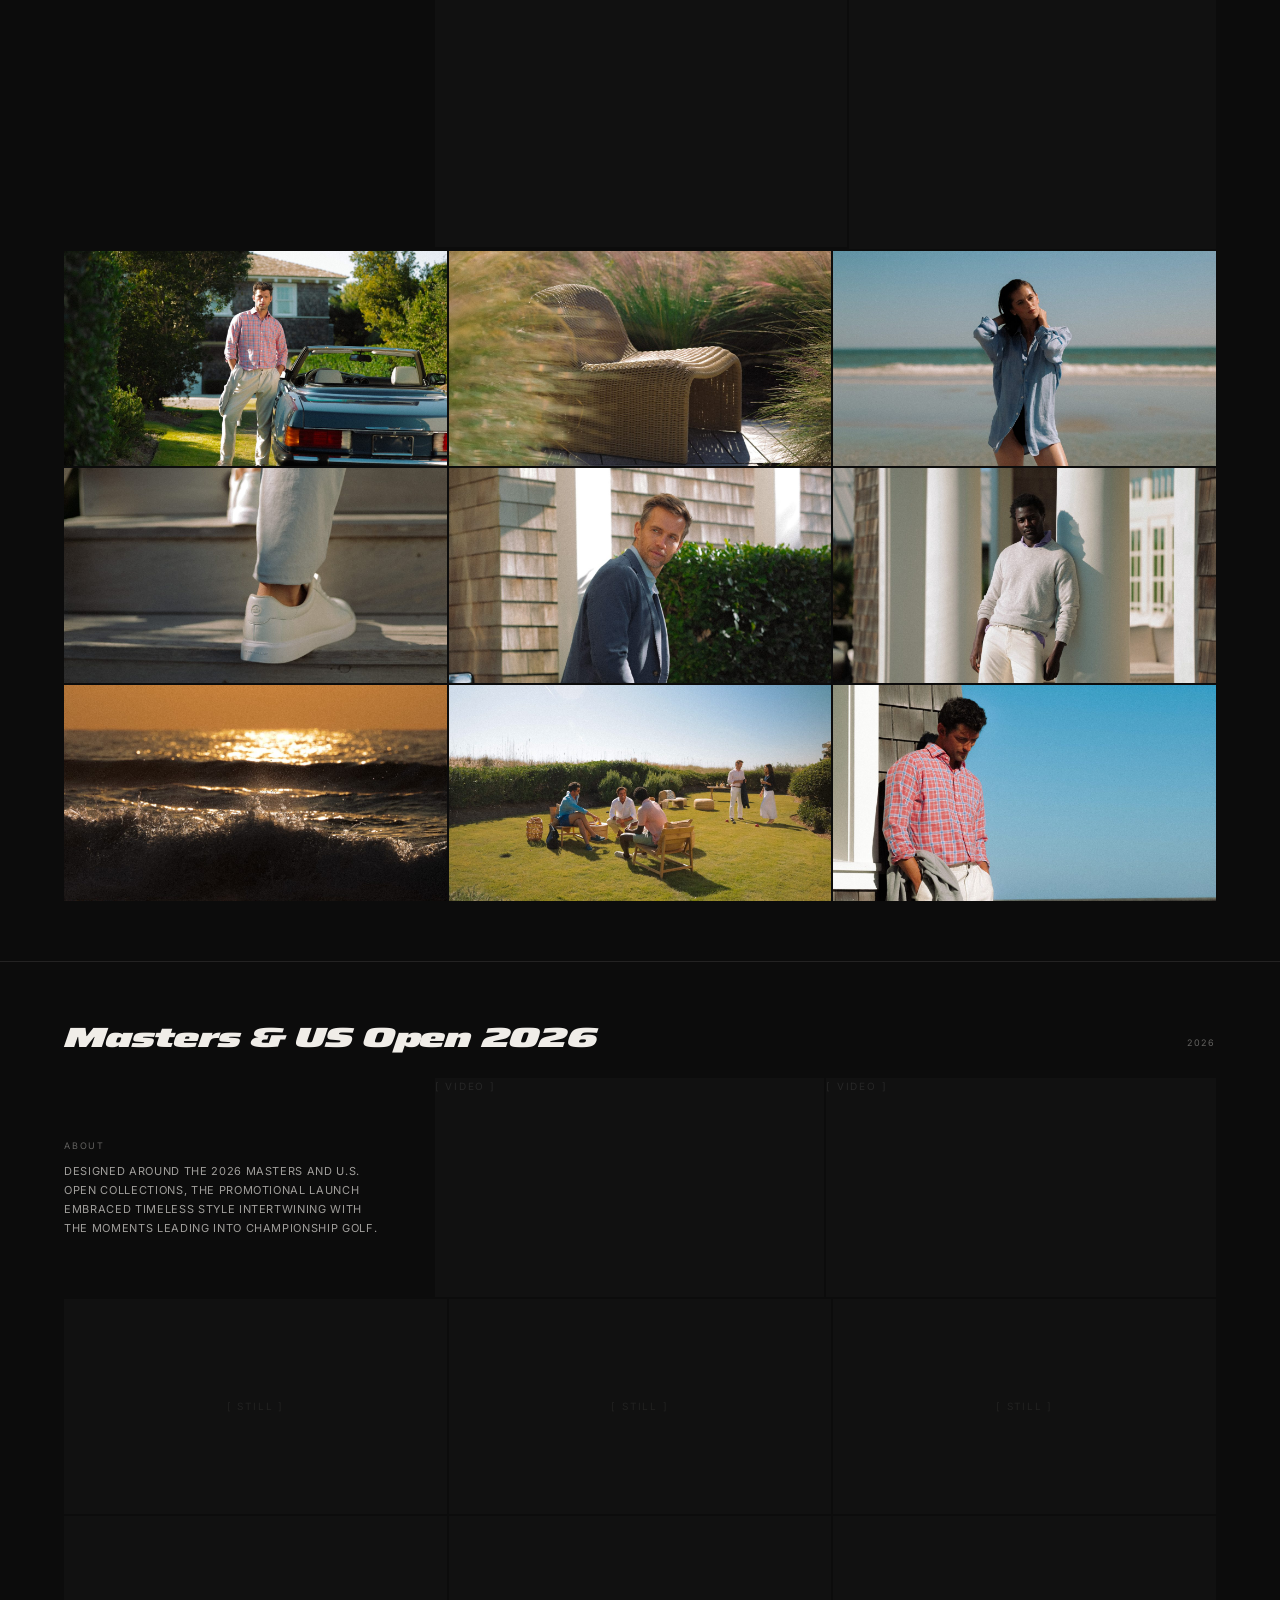
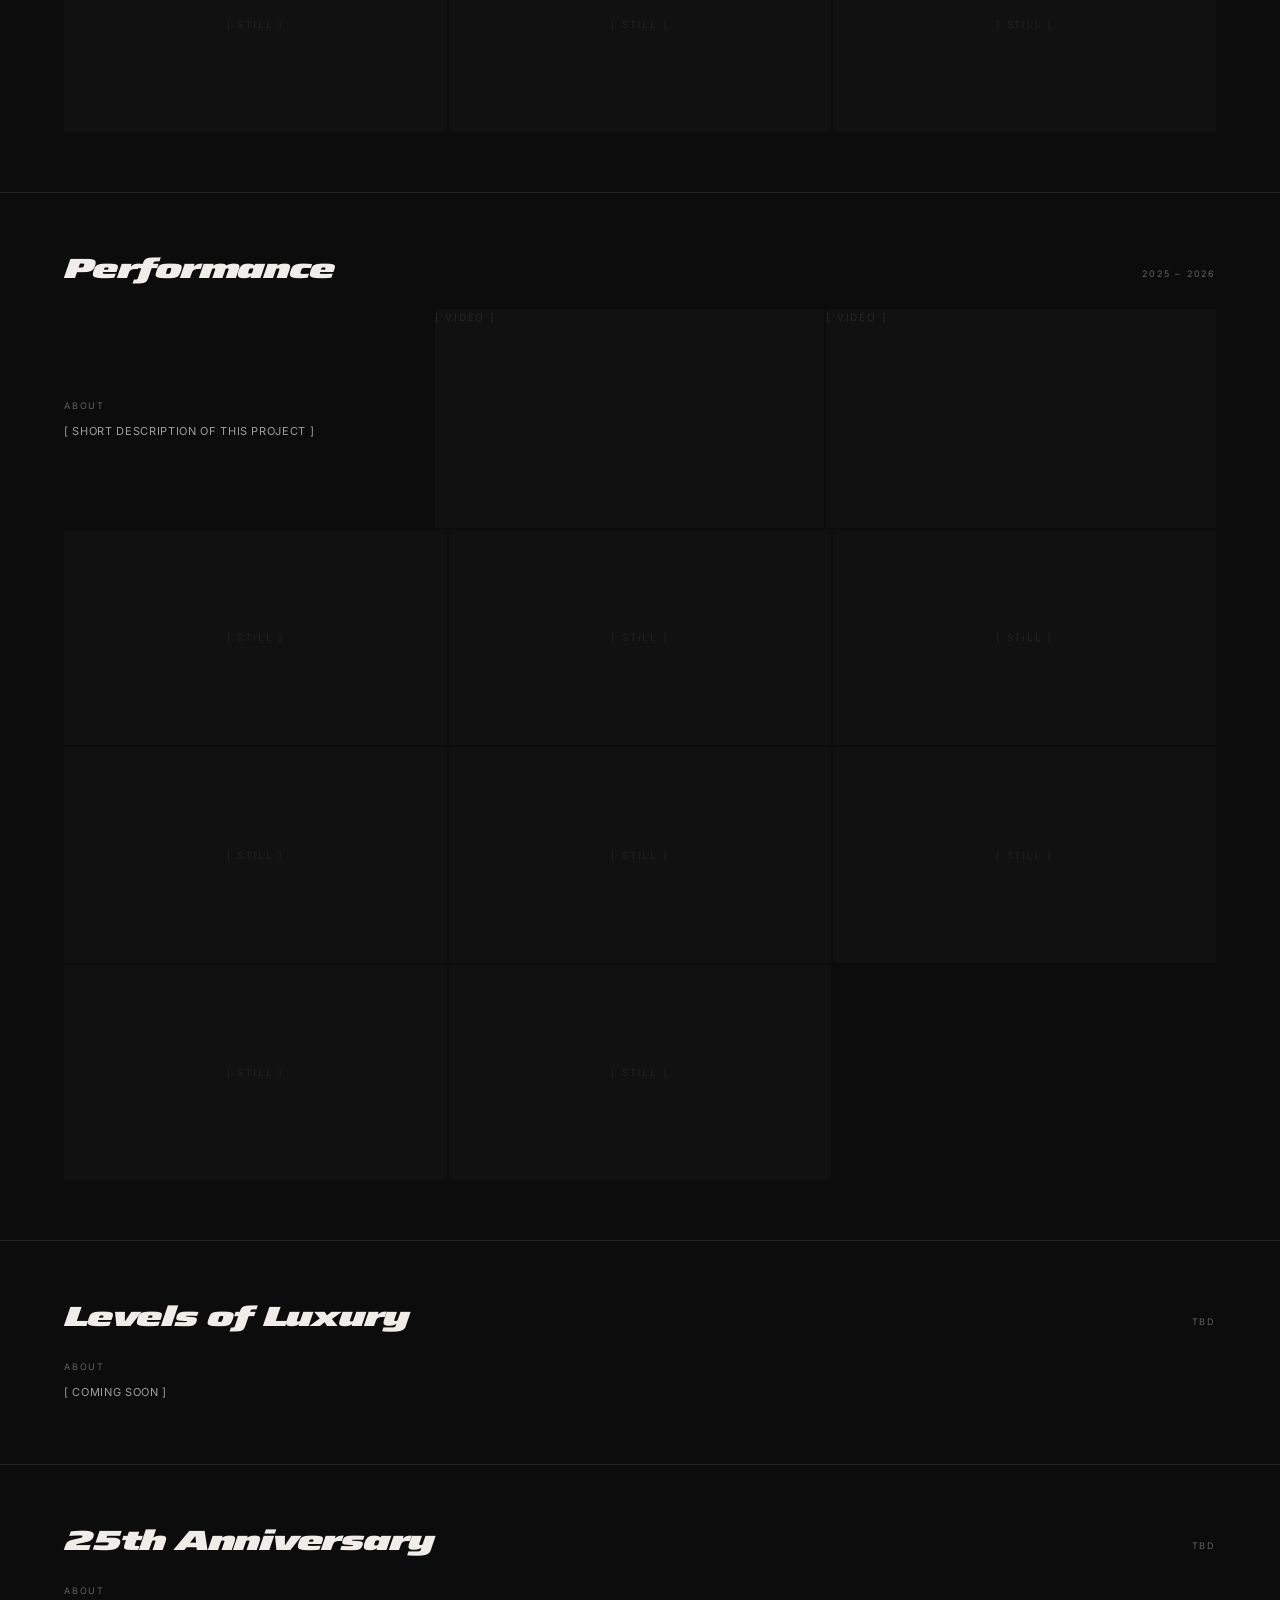
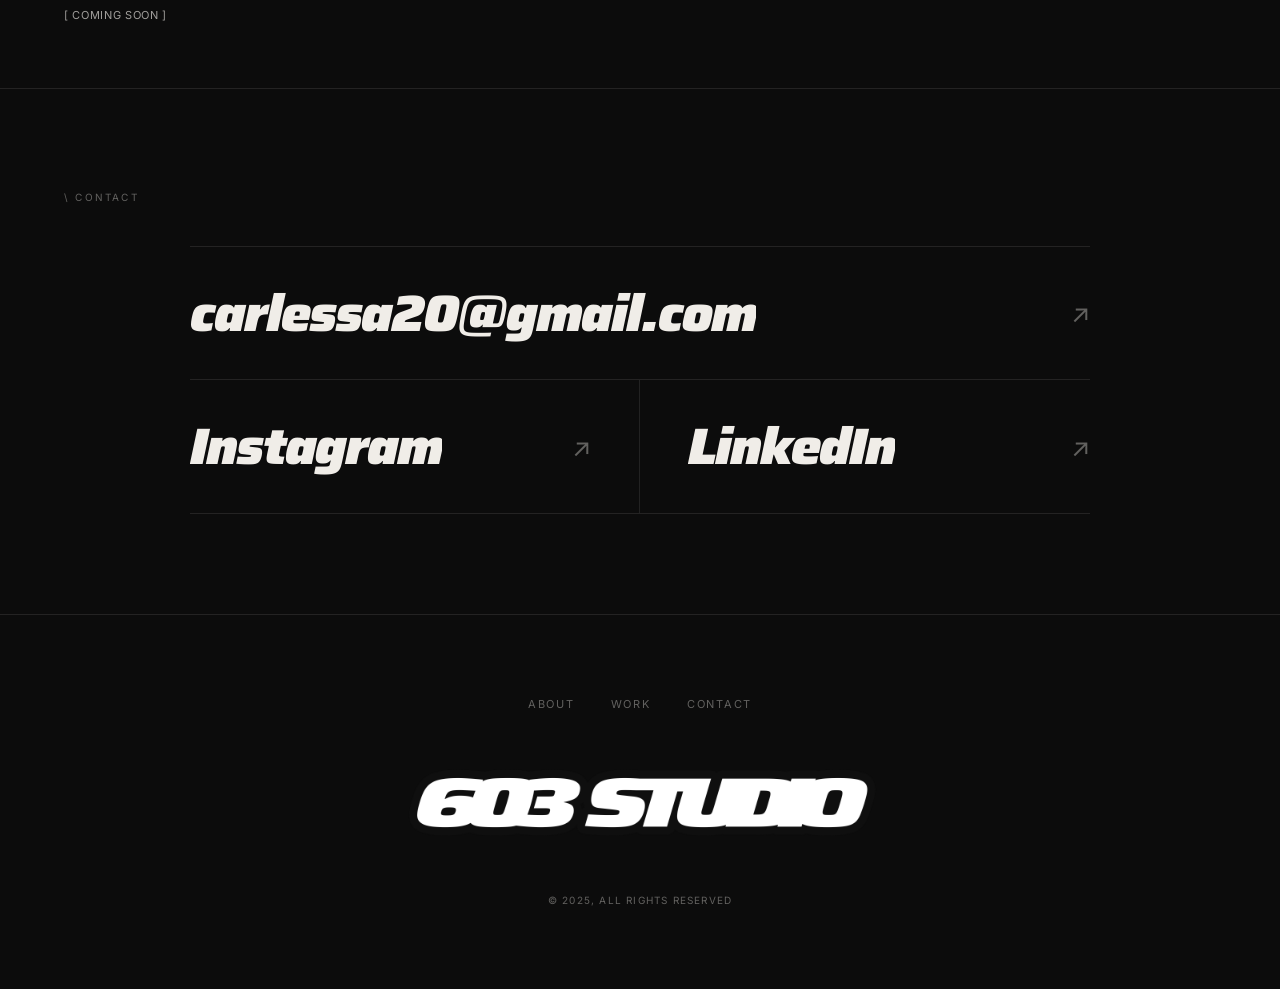
<file: peter-millar.html>
<!DOCTYPE html>
<html lang="en">
<head>
  <meta charset="UTF-8" />
  <meta name="viewport" content="width=device-width, initial-scale=1.0" />
  <title>Peter Millar — Carl Essa Jr</title>
  <link rel="preconnect" href="https://fonts.googleapis.com" />
  <link rel="preconnect" href="https://fonts.gstatic.com" crossorigin />
  <link href="https://fonts.googleapis.com/css2?family=Bebas+Neue&family=Saira:ital,wdth,wght@1,112.5,900&family=Cormorant+Garamond:ital,wght@0,300;0,400;1,300;1,400&family=Inter:wght@300;400;500&display=swap" rel="stylesheet" />
  <link rel="stylesheet" href="css/style.css" />
  <link rel="icon" type="image/png" href="images/favicon.png" />
</head>
<body>

  <div class="loader"><img src="images/logo.png" alt="Carl Essa Jr" class="loader-logo" /></div>
  <div class="cursor"></div>
  <div class="cursor-dot"></div>

  <nav>
    <a href="index.html" class="nav-logo"><img src="images/logo.png" alt="Carl Essa Jr" class="nav-logo-img" />
          <img src="images/603 studio logo.png" alt="603 Studio" class="nav-logo-603" /></a>
    <div class="nav-right">
      <div class="nav-open-links">
        <div class="nav-col-group">
          <a href="index.html#about" class="nav-top-link"><span data-text="About">About</span></a>
          <a href="work.html" class="nav-top-link"><span data-text="Work">Work</span></a>
          <a href="index.html#contact" class="nav-top-link"><span data-text="Contact">Contact</span></a>
        </div>
        <div class="nav-col-group">
          <a href="https://www.instagram.com/carlessajr" target="_blank" rel="noopener" class="nav-top-link"><span data-text="Instagram">Instagram</span></a>
          <a href="https://www.linkedin.com/in/carl-essa-jr-638599209/" target="_blank" rel="noopener" class="nav-top-link"><span data-text="LinkedIn">LinkedIn</span></a>
        </div>
      </div>
      <button class="nav-toggle" aria-label="Menu">
        <span class="toggle-label">Menu</span>
        <div class="hamburger"><span></span><span></span></div>
      </button>
    </div>
  </nav>

  <div class="nav-overlay">
    <div class="nav-overlay-inner">
      <div class="nav-col">
        <a href="index.html#about" class="overlay-link"><span data-text="About">About</span></a>
        <a href="work.html" class="overlay-link"><span data-text="Work">Work</span></a>
        <a href="index.html#contact" class="overlay-link"><span data-text="Contact">Contact</span></a>
      </div>
      <div class="nav-col">
        <a href="https://www.instagram.com/carlessajr" target="_blank" rel="noopener" class="overlay-link"><span data-text="Instagram">Instagram</span></a>
        <a href="https://www.linkedin.com/in/carl-essa-jr-638599209/" target="_blank" rel="noopener" class="overlay-link"><span data-text="LinkedIn">LinkedIn</span></a>
      </div>
    </div>
  </div>

  <main class="project-main">

    <!-- ── HERO ── -->
    <section class="ph-hero">
      <a href="work.html" class="ph-back">← Back To Work</a>

      <div class="ph-bg">
        <iframe src="https://player.vimeo.com/video/1206677479?autoplay=1&loop=1&muted=1&background=1&playsinline=1" frameborder="0" allow="autoplay; fullscreen" allowfullscreen></iframe>
      </div>
      <div class="ph-overlay"></div>

      <div class="ph-content reveal">
        <span class="ph-title">Peter Millar</span>
        <div class="ph-meta">
          <div class="ph-meta-item">
            <span class="ph-meta-label">Role</span>
            <span class="ph-meta-value">Social Content Producer · DP · Editor</span>
          </div>
          <div class="ph-meta-item">
            <span class="ph-meta-label">Category</span>
            <span class="ph-meta-value">Lifestyle Campaign</span>
          </div>
          <div class="ph-meta-item">
            <span class="ph-meta-label">Client</span>
            <span class="ph-meta-value">Peter Millar</span>
          </div>
          <div class="ph-meta-item">
            <span class="ph-meta-label">Year</span>
            <span class="ph-meta-value">2025 – Present</span>
          </div>
        </div>
      </div>
    </section>

    <!-- ── OVERVIEW ── -->
    <section class="po-section reveal">
      <span class="po-label">Overview</span>
      <div class="po-body">
        <p class="po-text">Lifestyle campaigns, editorial content, and product stories — shot on location, directed on set, delivered concept through final edit. Content built for organic social and pulled regularly into campaign and paid digital.</p>
        <div class="po-credits">
          <span class="po-credit">Creative Concepting</span>
          <span class="po-credit">Video Producing</span>
          <span class="po-credit">Editing</span>
        </div>
      </div>
    </section>

    <!-- ── PROJECT SUB-SECTIONS ── -->
    <div class="proj-sections">

      <!-- ── Reflections on American Style ── -->
      <div class="ps-block reveal">
        <div class="ps-head">
          <span class="ps-title">Reflections on American Style</span>
          <span class="ps-year">2026</span>
        </div>

        <!-- Overview left, videos right -->
        <div class="ps-body ps-body--top">
          <div class="ps-overview">
            <span class="ps-info-label">About</span>
            <p class="ps-info-text">Fall 2026's Crown Weekend campaign is Peter Millar's own reflection on American style - heritage fabrics and considered texture worn with an ease that reads lived-in, not styled. I helped shape the rollout from the commercial spot through its teaser, then turned the lens toward the product itself, treating corduroy and the pieces built around it as the real subject.</p>
          </div>
          <div class="ps-video-stack">
            <div class="ps-video">
              <iframe loading="lazy" src="https://player.vimeo.com/video/1224422941?loop=1&muted=1&background=1&playsinline=1" frameborder="0" allow="autoplay; fullscreen" allowfullscreen></iframe>
              <button class="vol-btn" aria-label="Toggle volume">
                <svg class="vol-off" viewBox="0 0 24 24" fill="none" stroke="currentColor" stroke-width="2" stroke-linecap="round" stroke-linejoin="round"><polygon points="11 5 6 9 2 9 2 15 6 15 11 19 11 5"></polygon><line x1="23" y1="9" x2="17" y2="15"></line><line x1="17" y1="9" x2="23" y2="15"></line></svg>
                <svg class="vol-on" viewBox="0 0 24 24" fill="none" stroke="currentColor" stroke-width="2" stroke-linecap="round" stroke-linejoin="round"><polygon points="11 5 6 9 2 9 2 15 6 15 11 19 11 5"></polygon><path d="M15.54 8.46a5 5 0 0 1 0 7.07"></path></svg>
              </button>
            </div>
            <div class="ps-video-quad">
              <div class="ps-video">
                <iframe loading="lazy" src="https://player.vimeo.com/video/1224425567?loop=1&muted=1&background=1&playsinline=1" frameborder="0" allow="autoplay; fullscreen" allowfullscreen></iframe>
                <button class="vol-btn" aria-label="Toggle volume">
                  <svg class="vol-off" viewBox="0 0 24 24" fill="none" stroke="currentColor" stroke-width="2" stroke-linecap="round" stroke-linejoin="round"><polygon points="11 5 6 9 2 9 2 15 6 15 11 19 11 5"></polygon><line x1="23" y1="9" x2="17" y2="15"></line><line x1="17" y1="9" x2="23" y2="15"></line></svg>
                  <svg class="vol-on" viewBox="0 0 24 24" fill="none" stroke="currentColor" stroke-width="2" stroke-linecap="round" stroke-linejoin="round"><polygon points="11 5 6 9 2 9 2 15 6 15 11 19 11 5"></polygon><path d="M15.54 8.46a5 5 0 0 1 0 7.07"></path></svg>
                </button>
              </div>
              <div class="ps-video">
                <iframe loading="lazy" src="https://player.vimeo.com/video/1224427784?loop=1&muted=1&background=1&playsinline=1" frameborder="0" allow="autoplay; fullscreen" allowfullscreen></iframe>
                <button class="vol-btn" aria-label="Toggle volume">
                  <svg class="vol-off" viewBox="0 0 24 24" fill="none" stroke="currentColor" stroke-width="2" stroke-linecap="round" stroke-linejoin="round"><polygon points="11 5 6 9 2 9 2 15 6 15 11 19 11 5"></polygon><line x1="23" y1="9" x2="17" y2="15"></line><line x1="17" y1="9" x2="23" y2="15"></line></svg>
                  <svg class="vol-on" viewBox="0 0 24 24" fill="none" stroke="currentColor" stroke-width="2" stroke-linecap="round" stroke-linejoin="round"><polygon points="11 5 6 9 2 9 2 15 6 15 11 19 11 5"></polygon><path d="M15.54 8.46a5 5 0 0 1 0 7.07"></path></svg>
                </button>
              </div>
              <div class="ps-video">
                <iframe loading="lazy" src="https://player.vimeo.com/video/1224427764?loop=1&muted=1&background=1&playsinline=1" frameborder="0" allow="autoplay; fullscreen" allowfullscreen></iframe>
                <button class="vol-btn" aria-label="Toggle volume">
                  <svg class="vol-off" viewBox="0 0 24 24" fill="none" stroke="currentColor" stroke-width="2" stroke-linecap="round" stroke-linejoin="round"><polygon points="11 5 6 9 2 9 2 15 6 15 11 19 11 5"></polygon><line x1="23" y1="9" x2="17" y2="15"></line><line x1="17" y1="9" x2="23" y2="15"></line></svg>
                  <svg class="vol-on" viewBox="0 0 24 24" fill="none" stroke="currentColor" stroke-width="2" stroke-linecap="round" stroke-linejoin="round"><polygon points="11 5 6 9 2 9 2 15 6 15 11 19 11 5"></polygon><path d="M15.54 8.46a5 5 0 0 1 0 7.07"></path></svg>
                </button>
              </div>
              <div class="ps-video">
                <iframe loading="lazy" src="https://player.vimeo.com/video/1224483589?loop=1&muted=1&background=1&playsinline=1" frameborder="0" allow="autoplay; fullscreen" allowfullscreen></iframe>
                <button class="vol-btn" aria-label="Toggle volume">
                  <svg class="vol-off" viewBox="0 0 24 24" fill="none" stroke="currentColor" stroke-width="2" stroke-linecap="round" stroke-linejoin="round"><polygon points="11 5 6 9 2 9 2 15 6 15 11 19 11 5"></polygon><line x1="23" y1="9" x2="17" y2="15"></line><line x1="17" y1="9" x2="23" y2="15"></line></svg>
                  <svg class="vol-on" viewBox="0 0 24 24" fill="none" stroke="currentColor" stroke-width="2" stroke-linecap="round" stroke-linejoin="round"><polygon points="11 5 6 9 2 9 2 15 6 15 11 19 11 5"></polygon><path d="M15.54 8.46a5 5 0 0 1 0 7.07"></path></svg>
                </button>
              </div>
            </div>
          </div>
        </div>
      </div>

      <!-- ── Called to Move: The Pursuit Series ── -->
      <div class="ps-block reveal">
        <div class="ps-head">
          <span class="ps-title">Called to Move: The Pursuit Series</span>
          <span class="ps-year">2026</span>
        </div>

        <!-- Overview left, videos right -->
        <div class="ps-body ps-body--top">
          <div class="ps-overview">
            <span class="ps-info-label">About</span>
            <p class="ps-info-text">Pursuit was conceived around a single idea: bold, versatile, dynamic - Called to Move - and that ethos carried through every frame, from concept to final edit, with select footage extending into a paid digital campaign. Of everything made for Pursuit, the piece with CMC is the one I hold closest. It was never meant to exist, let alone anchor the collection's launch - but while editing CMC x Pursuit, an opportunity surfaced to fuse an athletic sensibility with Pursuit's design language, and what came of it became something greater than either of us expected.</p>
          </div>
          <div class="ps-video-stack">
            <div class="ps-video-row">
              <div class="ps-video-left">
                <iframe loading="lazy" src="https://player.vimeo.com/video/1224420935?loop=1&muted=1&background=1&playsinline=1" frameborder="0" allow="autoplay; fullscreen" allowfullscreen></iframe>
                <button class="vol-btn" aria-label="Toggle volume">
                  <svg class="vol-off" viewBox="0 0 24 24" fill="none" stroke="currentColor" stroke-width="2" stroke-linecap="round" stroke-linejoin="round"><polygon points="11 5 6 9 2 9 2 15 6 15 11 19 11 5"></polygon><line x1="23" y1="9" x2="17" y2="15"></line><line x1="17" y1="9" x2="23" y2="15"></line></svg>
                  <svg class="vol-on" viewBox="0 0 24 24" fill="none" stroke="currentColor" stroke-width="2" stroke-linecap="round" stroke-linejoin="round"><polygon points="11 5 6 9 2 9 2 15 6 15 11 19 11 5"></polygon><path d="M15.54 8.46a5 5 0 0 1 0 7.07"></path></svg>
                </button>
              </div>
              <div class="ps-video-right">
                <div class="ps-video-sq">
                  <iframe loading="lazy" src="https://player.vimeo.com/video/1224420304?loop=1&muted=1&background=1&playsinline=1" frameborder="0" allow="autoplay; fullscreen" allowfullscreen></iframe>
                  <button class="vol-btn" aria-label="Toggle volume">
                    <svg class="vol-off" viewBox="0 0 24 24" fill="none" stroke="currentColor" stroke-width="2" stroke-linecap="round" stroke-linejoin="round"><polygon points="11 5 6 9 2 9 2 15 6 15 11 19 11 5"></polygon><line x1="23" y1="9" x2="17" y2="15"></line><line x1="17" y1="9" x2="23" y2="15"></line></svg>
                    <svg class="vol-on" viewBox="0 0 24 24" fill="none" stroke="currentColor" stroke-width="2" stroke-linecap="round" stroke-linejoin="round"><polygon points="11 5 6 9 2 9 2 15 6 15 11 19 11 5"></polygon><path d="M15.54 8.46a5 5 0 0 1 0 7.07"></path></svg>
                  </button>
                </div>
                <div class="ps-video-sq">
                  <iframe loading="lazy" src="https://player.vimeo.com/video/1224421009?loop=1&muted=1&background=1&playsinline=1" frameborder="0" allow="autoplay; fullscreen" allowfullscreen></iframe>
                  <button class="vol-btn" aria-label="Toggle volume">
                    <svg class="vol-off" viewBox="0 0 24 24" fill="none" stroke="currentColor" stroke-width="2" stroke-linecap="round" stroke-linejoin="round"><polygon points="11 5 6 9 2 9 2 15 6 15 11 19 11 5"></polygon><line x1="23" y1="9" x2="17" y2="15"></line><line x1="17" y1="9" x2="23" y2="15"></line></svg>
                    <svg class="vol-on" viewBox="0 0 24 24" fill="none" stroke="currentColor" stroke-width="2" stroke-linecap="round" stroke-linejoin="round"><polygon points="11 5 6 9 2 9 2 15 6 15 11 19 11 5"></polygon><path d="M15.54 8.46a5 5 0 0 1 0 7.07"></path></svg>
                  </button>
                </div>
              </div>
            </div>
            <div class="ps-video-pair ps-video-pair--vert">
              <div class="ps-video">
                <iframe loading="lazy" src="https://player.vimeo.com/video/1224421120?loop=1&muted=1&background=1&playsinline=1" frameborder="0" allow="autoplay; fullscreen" allowfullscreen></iframe>
                <button class="vol-btn" aria-label="Toggle volume">
                  <svg class="vol-off" viewBox="0 0 24 24" fill="none" stroke="currentColor" stroke-width="2" stroke-linecap="round" stroke-linejoin="round"><polygon points="11 5 6 9 2 9 2 15 6 15 11 19 11 5"></polygon><line x1="23" y1="9" x2="17" y2="15"></line><line x1="17" y1="9" x2="23" y2="15"></line></svg>
                  <svg class="vol-on" viewBox="0 0 24 24" fill="none" stroke="currentColor" stroke-width="2" stroke-linecap="round" stroke-linejoin="round"><polygon points="11 5 6 9 2 9 2 15 6 15 11 19 11 5"></polygon><path d="M15.54 8.46a5 5 0 0 1 0 7.07"></path></svg>
                </button>
              </div>
              <div class="ps-video">
                <iframe loading="lazy" src="https://player.vimeo.com/video/1224421171?loop=1&muted=1&background=1&playsinline=1" frameborder="0" allow="autoplay; fullscreen" allowfullscreen></iframe>
                <button class="vol-btn" aria-label="Toggle volume">
                  <svg class="vol-off" viewBox="0 0 24 24" fill="none" stroke="currentColor" stroke-width="2" stroke-linecap="round" stroke-linejoin="round"><polygon points="11 5 6 9 2 9 2 15 6 15 11 19 11 5"></polygon><line x1="23" y1="9" x2="17" y2="15"></line><line x1="17" y1="9" x2="23" y2="15"></line></svg>
                  <svg class="vol-on" viewBox="0 0 24 24" fill="none" stroke="currentColor" stroke-width="2" stroke-linecap="round" stroke-linejoin="round"><polygon points="11 5 6 9 2 9 2 15 6 15 11 19 11 5"></polygon><path d="M15.54 8.46a5 5 0 0 1 0 7.07"></path></svg>
                </button>
              </div>
            </div>
          </div>
        </div>
      </div>

      <!-- ── Intentionally Done Right ── -->
      <div class="ps-block reveal">
        <div class="ps-head">
          <span class="ps-title">Intentionally Done Right</span>
          <span class="ps-year">2025</span>
        </div>

        <!-- Overview left, videos right -->
        <div class="ps-body">
          <div class="ps-overview">
            <span class="ps-info-label">About</span>
            <p class="ps-info-text">To support the launch of Peter Millar's "Intentionally Done Right" campaign, I helped tell the story behind the collection through an interview with the <em style="font-weight: 700; font-style: italic;">Chief Creative Officer</em>, exploring the inspiration and craftsmanship behind the Spring Collection. I then carried that message into our partnership with <em style="font-weight: 700; font-style: italic;">Sam Burns</em>, using the relationship between practice and tournament play to show that doing something right is built through preparation, reflection, and intention - not just the final result.</p>
          </div>
          <div class="ps-video-pair ps-video-pair--vert">
            <div class="ps-video">
              <iframe loading="lazy" src="https://player.vimeo.com/video/1206676395?loop=1&muted=1&background=1&playsinline=1" frameborder="0" allow="autoplay; fullscreen" allowfullscreen></iframe>
              <button class="vol-btn" aria-label="Toggle volume">
                <svg class="vol-off" viewBox="0 0 24 24" fill="none" stroke="currentColor" stroke-width="2" stroke-linecap="round" stroke-linejoin="round"><polygon points="11 5 6 9 2 9 2 15 6 15 11 19 11 5"></polygon><line x1="23" y1="9" x2="17" y2="15"></line><line x1="17" y1="9" x2="23" y2="15"></line></svg>
                <svg class="vol-on" viewBox="0 0 24 24" fill="none" stroke="currentColor" stroke-width="2" stroke-linecap="round" stroke-linejoin="round"><polygon points="11 5 6 9 2 9 2 15 6 15 11 19 11 5"></polygon><path d="M15.54 8.46a5 5 0 0 1 0 7.07"></path></svg>
              </button>
            </div>
            <div class="ps-video">
              <iframe loading="lazy" src="https://player.vimeo.com/video/1206676394?loop=1&muted=1&background=1&playsinline=1" frameborder="0" allow="autoplay; fullscreen" allowfullscreen></iframe>
              <button class="vol-btn" aria-label="Toggle volume">
                <svg class="vol-off" viewBox="0 0 24 24" fill="none" stroke="currentColor" stroke-width="2" stroke-linecap="round" stroke-linejoin="round"><polygon points="11 5 6 9 2 9 2 15 6 15 11 19 11 5"></polygon><line x1="23" y1="9" x2="17" y2="15"></line><line x1="17" y1="9" x2="23" y2="15"></line></svg>
                <svg class="vol-on" viewBox="0 0 24 24" fill="none" stroke="currentColor" stroke-width="2" stroke-linecap="round" stroke-linejoin="round"><polygon points="11 5 6 9 2 9 2 15 6 15 11 19 11 5"></polygon><path d="M15.54 8.46a5 5 0 0 1 0 7.07"></path></svg>
              </button>
            </div>
          </div>
        </div>
      </div>

      <!-- ── Weekend at the Hamptons ── -->
      <div class="ps-block reveal">
        <div class="ps-head">
          <span class="ps-title">Weekend at the Hamptons</span>
          <span class="ps-year">2026</span>
        </div>

        <!-- Overview left, videos right -->
        <div class="ps-body">
          <div class="ps-overview">
            <span class="ps-info-label">About</span>
            <p class="ps-info-text">The Spring/Summer collection was made to be introduced through a campaign but lived in through social and digital. Set against a Weekend in the Hamptons, the story paired relaxed coastal moments with intentional product details, turning the collection into an experience rather than an advertisement.</p>
          </div>
          <div class="ps-video-row">
            <div class="ps-video-left">
              <iframe loading="lazy" src="https://player.vimeo.com/video/1206676318?loop=1&muted=1&background=1&playsinline=1" frameborder="0" allow="autoplay; fullscreen" allowfullscreen></iframe>
              <button class="vol-btn" aria-label="Toggle volume">
                <svg class="vol-off" viewBox="0 0 24 24" fill="none" stroke="currentColor" stroke-width="2" stroke-linecap="round" stroke-linejoin="round"><polygon points="11 5 6 9 2 9 2 15 6 15 11 19 11 5"></polygon><line x1="23" y1="9" x2="17" y2="15"></line><line x1="17" y1="9" x2="23" y2="15"></line></svg>
                <svg class="vol-on" viewBox="0 0 24 24" fill="none" stroke="currentColor" stroke-width="2" stroke-linecap="round" stroke-linejoin="round"><polygon points="11 5 6 9 2 9 2 15 6 15 11 19 11 5"></polygon><path d="M15.54 8.46a5 5 0 0 1 0 7.07"></path></svg>
              </button>
            </div>
            <div class="ps-video-right">
              <div class="ps-video-sq">
                <iframe loading="lazy" src="https://player.vimeo.com/video/1206676319?loop=1&muted=1&background=1&playsinline=1" frameborder="0" allow="autoplay; fullscreen" allowfullscreen></iframe>
                <button class="vol-btn" aria-label="Toggle volume">
                  <svg class="vol-off" viewBox="0 0 24 24" fill="none" stroke="currentColor" stroke-width="2" stroke-linecap="round" stroke-linejoin="round"><polygon points="11 5 6 9 2 9 2 15 6 15 11 19 11 5"></polygon><line x1="23" y1="9" x2="17" y2="15"></line><line x1="17" y1="9" x2="23" y2="15"></line></svg>
                  <svg class="vol-on" viewBox="0 0 24 24" fill="none" stroke="currentColor" stroke-width="2" stroke-linecap="round" stroke-linejoin="round"><polygon points="11 5 6 9 2 9 2 15 6 15 11 19 11 5"></polygon><path d="M15.54 8.46a5 5 0 0 1 0 7.07"></path></svg>
                </button>
              </div>
              <div class="ps-video-sq">
                <iframe loading="lazy" src="https://player.vimeo.com/video/1206676320?loop=1&muted=1&background=1&playsinline=1" frameborder="0" allow="autoplay; fullscreen" allowfullscreen></iframe>
                <button class="vol-btn" aria-label="Toggle volume">
                  <svg class="vol-off" viewBox="0 0 24 24" fill="none" stroke="currentColor" stroke-width="2" stroke-linecap="round" stroke-linejoin="round"><polygon points="11 5 6 9 2 9 2 15 6 15 11 19 11 5"></polygon><line x1="23" y1="9" x2="17" y2="15"></line><line x1="17" y1="9" x2="23" y2="15"></line></svg>
                  <svg class="vol-on" viewBox="0 0 24 24" fill="none" stroke="currentColor" stroke-width="2" stroke-linecap="round" stroke-linejoin="round"><polygon points="11 5 6 9 2 9 2 15 6 15 11 19 11 5"></polygon><path d="M15.54 8.46a5 5 0 0 1 0 7.07"></path></svg>
                </button>
              </div>
            </div>
          </div>
        </div>

        <!-- Photos -->
        <div class="ps-grid">
          <div class="ps-img"><img loading="lazy" src="images/peter millar/hamptons stills/SP26 Crown Weekend-1.jpg" alt="" /></div>
          <div class="ps-img"><img loading="lazy" src="images/peter millar/hamptons stills/SP26 Crown Weekend-2.jpg" alt="" /></div>
          <div class="ps-img"><img loading="lazy" src="images/peter millar/hamptons stills/SP26 Crown Weekend-3.jpg" alt="" /></div>
          <div class="ps-img"><img loading="lazy" src="images/peter millar/hamptons stills/SP26 Crown Weekend-4.jpg" alt="" /></div>
          <div class="ps-img"><img loading="lazy" src="images/peter millar/hamptons stills/SP26 Crown Weekend-5.jpg" alt="" /></div>
          <div class="ps-img"><img loading="lazy" src="images/peter millar/hamptons stills/SP26 Crown Weekend-6.jpg" alt="" /></div>
          <div class="ps-img"><img loading="lazy" src="images/peter millar/hamptons stills/SP26 Crown Weekend-7.jpg" alt="" /></div>
          <div class="ps-img"><img loading="lazy" src="images/peter millar/hamptons stills/SP26 Crown Weekend-8.jpg" alt="" /></div>
          <div class="ps-img"><img loading="lazy" src="images/peter millar/hamptons stills/SP26 Crown Weekend-9.jpg" alt="" /></div>
        </div>
      </div>

      <!-- ── Masters & US Open 2026 ── -->
      <div class="ps-block reveal">
        <div class="ps-head">
          <span class="ps-title">Masters &amp; US Open 2026</span>
          <span class="ps-year">2026</span>
        </div>
        <div class="ps-body">
          <div class="ps-overview">
            <span class="ps-info-label">About</span>
            <p class="ps-info-text">Designed around the 2026 Masters and U.S. Open collections, the promotional launch embraced timeless style intertwining with the moments leading into championship golf.</p>
          </div>
          <div class="ps-video-pair">
            <div class="ps-video"><div class="pv-placeholder">[ Video ]</div></div>
            <div class="ps-video"><div class="pv-placeholder">[ Video ]</div></div>
          </div>
        </div>
        <div class="ps-grid">
          <div class="ps-img"><div class="pg-placeholder">[ Still ]</div></div>
          <div class="ps-img"><div class="pg-placeholder">[ Still ]</div></div>
          <div class="ps-img"><div class="pg-placeholder">[ Still ]</div></div>
          <div class="ps-img"><div class="pg-placeholder">[ Still ]</div></div>
          <div class="ps-img"><div class="pg-placeholder">[ Still ]</div></div>
          <div class="ps-img"><div class="pg-placeholder">[ Still ]</div></div>
        </div>
      </div>

      <!-- ── Performance ── -->
      <div class="ps-block reveal">
        <div class="ps-head">
          <span class="ps-title">Performance</span>
          <span class="ps-year">2025 – 2026</span>
        </div>
        <div class="ps-body">
          <div class="ps-overview">
            <span class="ps-info-label">About</span>
            <p class="ps-info-text">[ Short description of this project ]</p>
          </div>
          <div class="ps-video-pair">
            <div class="ps-video"><div class="pv-placeholder">[ Video ]</div></div>
            <div class="ps-video"><div class="pv-placeholder">[ Video ]</div></div>
          </div>
        </div>
        <div class="ps-grid">
          <div class="ps-img"><div class="pg-placeholder">[ Still ]</div></div>
          <div class="ps-img"><div class="pg-placeholder">[ Still ]</div></div>
          <div class="ps-img"><div class="pg-placeholder">[ Still ]</div></div>
          <div class="ps-img"><div class="pg-placeholder">[ Still ]</div></div>
          <div class="ps-img"><div class="pg-placeholder">[ Still ]</div></div>
          <div class="ps-img"><div class="pg-placeholder">[ Still ]</div></div>
          <div class="ps-img"><div class="pg-placeholder">[ Still ]</div></div>
          <div class="ps-img"><div class="pg-placeholder">[ Still ]</div></div>
        </div>
      </div>

      <!-- ── Levels of Luxury ── -->
      <div class="ps-block reveal">
        <div class="ps-head">
          <span class="ps-title">Levels of Luxury</span>
          <span class="ps-year">TBD</span>
        </div>
        <div class="ps-body">
          <div class="ps-overview">
            <span class="ps-info-label">About</span>
            <p class="ps-info-text">[ Coming soon ]</p>
          </div>
        </div>
      </div>

      <!-- ── 25th Anniversary ── -->
      <div class="ps-block reveal">
        <div class="ps-head">
          <span class="ps-title">25th Anniversary</span>
          <span class="ps-year">TBD</span>
        </div>
        <div class="ps-body">
          <div class="ps-overview">
            <span class="ps-info-label">About</span>
            <p class="ps-info-text">[ Coming soon ]</p>
          </div>
        </div>
      </div>

    </div><!-- /proj-sections -->

    <!-- ── CONTACT ── -->
    <section class="contact-section">
      <span class="section-label reveal">\ Contact</span>
      <div class="contact-list">
        <a href="mailto:carlessa20@gmail.com" class="contact-row reveal">
          <span class="cr-text"><span class="cr-inner" data-text="carlessa20@gmail.com">carlessa20@gmail.com</span></span>
          <span class="cr-arrow">↗</span>
        </a>
        <div class="contact-row-split reveal">
          <a href="https://www.instagram.com/carlessajr" target="_blank" rel="noopener" class="contact-row-item">
            <span class="cr-text"><span class="cr-inner" data-text="Instagram">Instagram</span></span>
            <span class="cr-arrow">↗</span>
          </a>
          <a href="https://www.linkedin.com/in/carl-essa-jr-638599209/" target="_blank" rel="noopener" class="contact-row-item">
            <span class="cr-text"><span class="cr-inner" data-text="LinkedIn">LinkedIn</span></span>
            <span class="cr-arrow">↗</span>
          </a>
        </div>
      </div>
    </section>

  </main>

  <footer>
    <div class="footer-nav">
      <a href="index.html#about">About</a>
      <a href="work.html">Work</a>
      <a href="index.html#contact">Contact</a>
    </div>
    <img loading="lazy" src="images/603 studio logo.png" alt="603 Studio LLC" class="footer-logo" />
    <span class="footer-copy">© 2025, All Rights Reserved</span>
  </footer>

  <script src="js/main.js"></script>
</body>
</html>
</file>
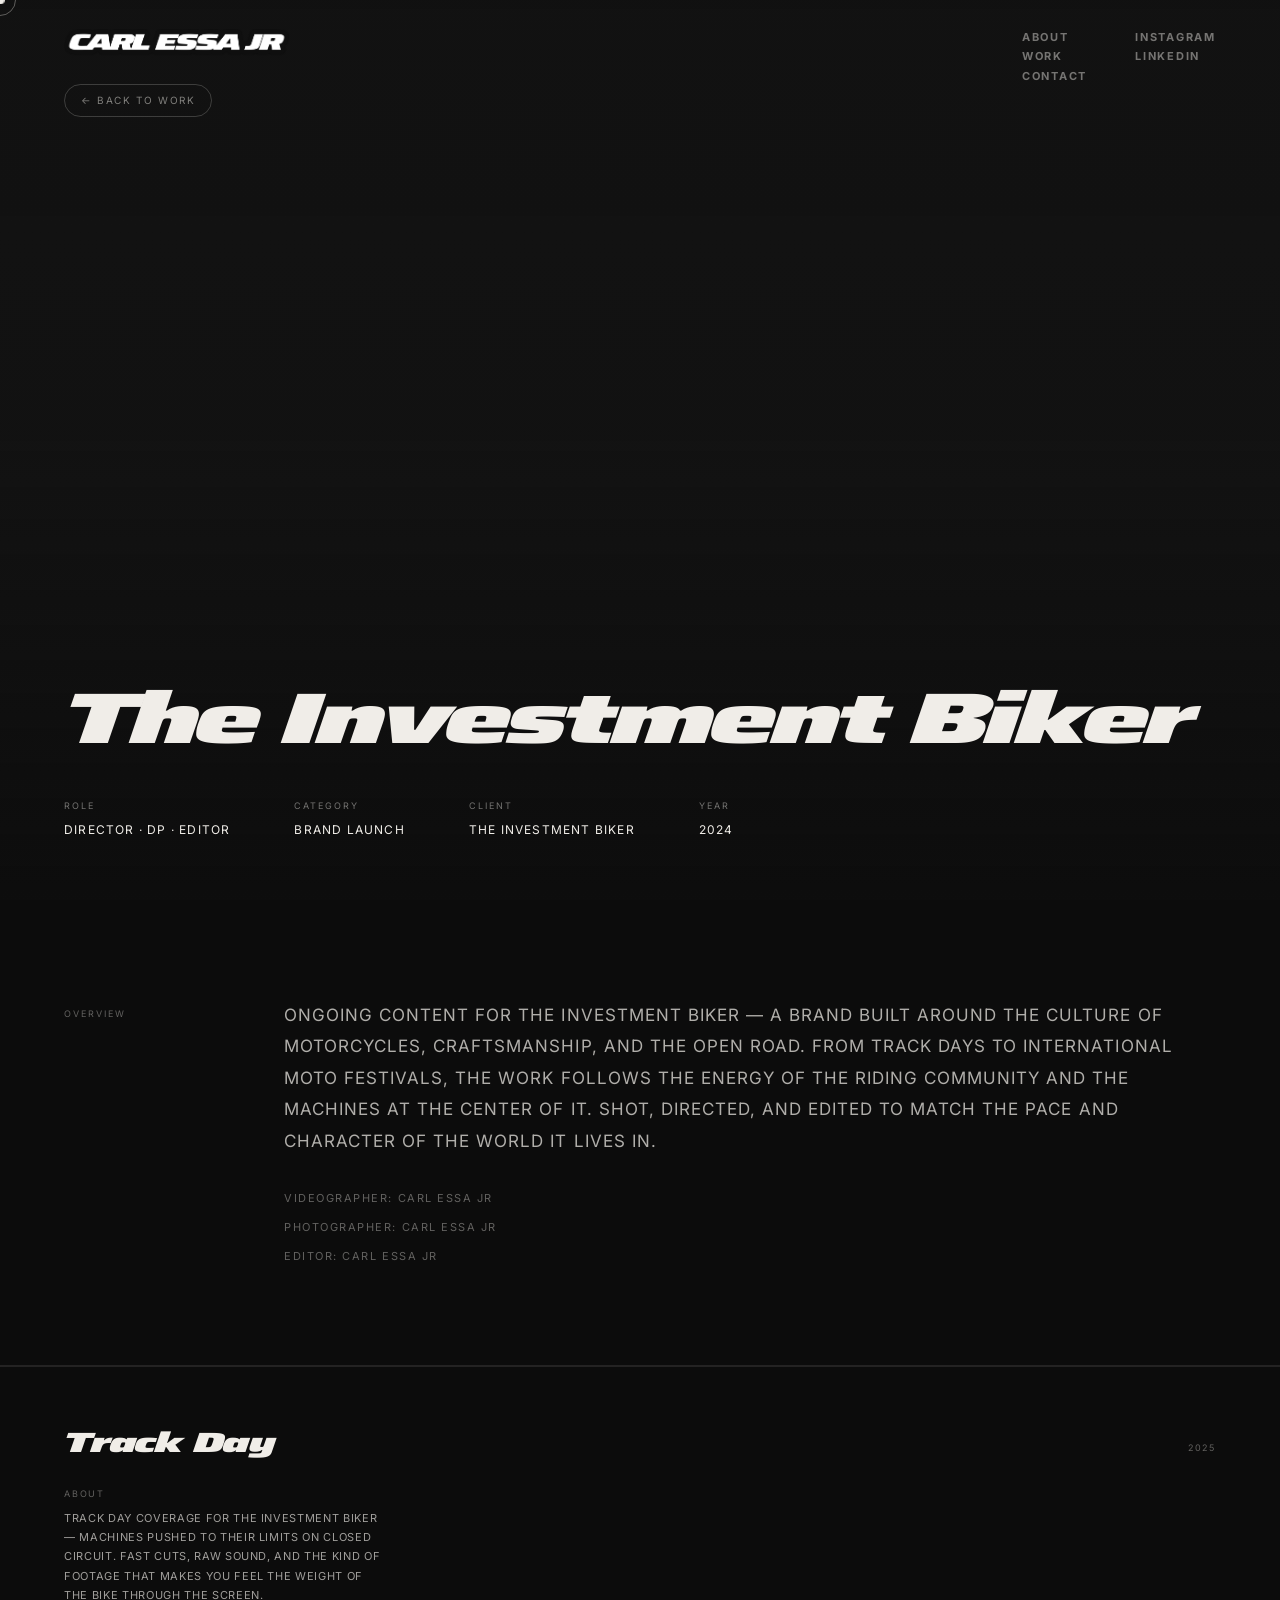
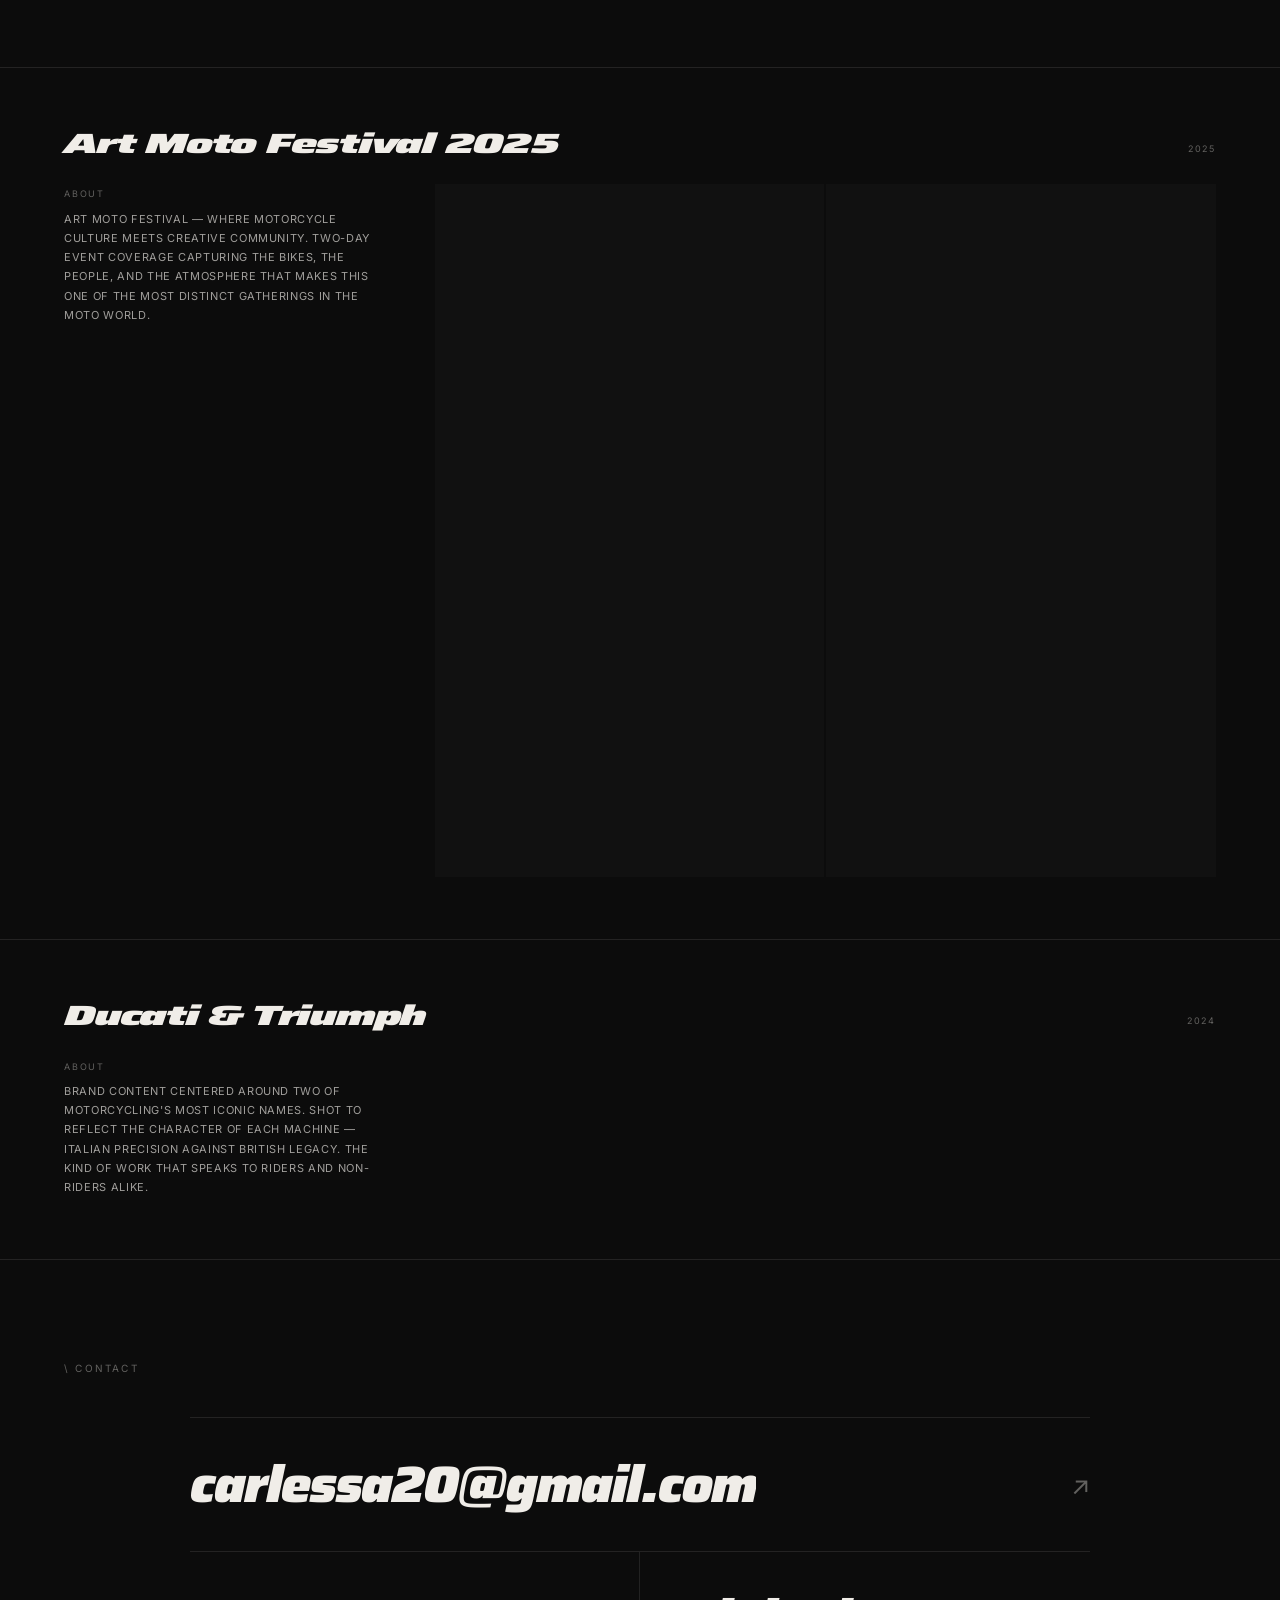
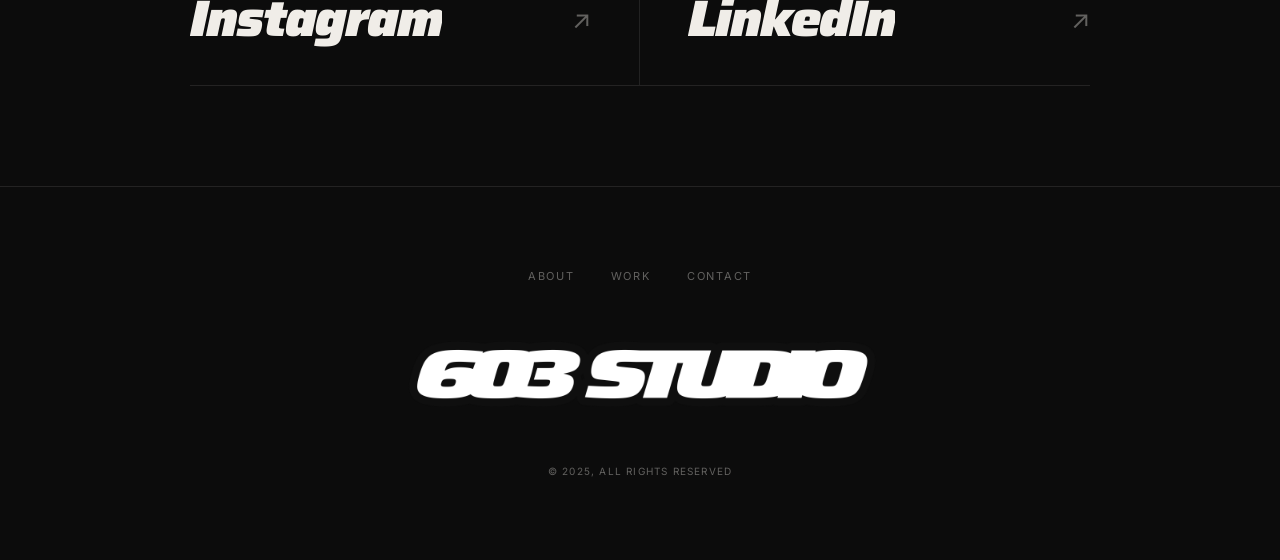
<file: triumph.html>
<!DOCTYPE html>
<html lang="en">
<head>
  <meta charset="UTF-8" />
  <meta name="viewport" content="width=device-width, initial-scale=1.0" />
  <title>The Investment Biker — Carl Essa Jr</title>
  <link rel="preconnect" href="https://fonts.googleapis.com" />
  <link rel="preconnect" href="https://fonts.gstatic.com" crossorigin />
  <link href="https://fonts.googleapis.com/css2?family=Bebas+Neue&family=Saira:ital,wdth,wght@1,112.5,900&family=Cormorant+Garamond:ital,wght@0,300;0,400;1,300;1,400&family=Inter:wght@300;400;500&display=swap" rel="stylesheet" />
  <link rel="stylesheet" href="css/style.css" />
  <link rel="icon" type="image/png" href="images/favicon.png" />
</head>
<body>

  <div class="loader"><img src="images/logo.png" alt="Carl Essa Jr" class="loader-logo" /></div>
  <div class="cursor"></div>
  <div class="cursor-dot"></div>

  <nav>
    <a href="index.html" class="nav-logo"><img src="images/logo.png" alt="Carl Essa Jr" class="nav-logo-img" />
          <img src="images/603 studio logo.png" alt="603 Studio" class="nav-logo-603" /></a>
    <div class="nav-right">
      <div class="nav-open-links">
        <div class="nav-col-group">
          <a href="index.html#about" class="nav-top-link"><span data-text="About">About</span></a>
          <a href="work.html" class="nav-top-link"><span data-text="Work">Work</span></a>
          <a href="index.html#contact" class="nav-top-link"><span data-text="Contact">Contact</span></a>
        </div>
        <div class="nav-col-group">
          <a href="https://www.instagram.com/carlessajr" target="_blank" rel="noopener" class="nav-top-link"><span data-text="Instagram">Instagram</span></a>
          <a href="https://www.linkedin.com/in/carl-essa-jr-638599209/" target="_blank" rel="noopener" class="nav-top-link"><span data-text="LinkedIn">LinkedIn</span></a>
        </div>
      </div>
      <button class="nav-toggle" aria-label="Menu">
        <span class="toggle-label">Menu</span>
        <div class="hamburger"><span></span><span></span></div>
      </button>
    </div>
  </nav>

  <div class="nav-overlay">
    <div class="nav-overlay-inner">
      <div class="nav-col">
        <a href="index.html#about" class="overlay-link"><span data-text="About">About</span></a>
        <a href="work.html" class="overlay-link"><span data-text="Work">Work</span></a>
        <a href="index.html#contact" class="overlay-link"><span data-text="Contact">Contact</span></a>
      </div>
      <div class="nav-col">
        <a href="https://www.instagram.com/carlessajr" target="_blank" rel="noopener" class="overlay-link"><span data-text="Instagram">Instagram</span></a>
        <a href="https://www.linkedin.com/in/carl-essa-jr-638599209/" target="_blank" rel="noopener" class="overlay-link"><span data-text="LinkedIn">LinkedIn</span></a>
      </div>
    </div>
  </div>

  <main class="project-main">

    <!-- ── HERO ── -->
    <section class="ph-hero">
      <a href="work.html" class="ph-back">← Back To Work</a>

      <div class="ph-bg">
        <iframe src="https://player.vimeo.com/video/1206676508?autoplay=1&loop=1&muted=1&background=1&playsinline=1" frameborder="0" allow="autoplay; fullscreen" allowfullscreen></iframe>
      </div>
      <div class="ph-overlay"></div>

      <div class="ph-content reveal">
        <span class="ph-title">The Investment Biker</span>
        <div class="ph-meta">
          <div class="ph-meta-item">
            <span class="ph-meta-label">Role</span>
            <span class="ph-meta-value">Director · DP · Editor</span>
          </div>
          <div class="ph-meta-item">
            <span class="ph-meta-label">Category</span>
            <span class="ph-meta-value">Brand Launch</span>
          </div>
          <div class="ph-meta-item">
            <span class="ph-meta-label">Client</span>
            <span class="ph-meta-value">The Investment Biker</span>
          </div>
          <div class="ph-meta-item">
            <span class="ph-meta-label">Year</span>
            <span class="ph-meta-value">2024</span>
          </div>
        </div>
      </div>
    </section>

    <!-- ── OVERVIEW ── -->
    <section class="po-section reveal">
      <span class="po-label">Overview</span>
      <div class="po-body">
        <p class="po-text">Ongoing content for The Investment Biker — a brand built around the culture of motorcycles, craftsmanship, and the open road. From track days to international moto festivals, the work follows the energy of the riding community and the machines at the center of it. Shot, directed, and edited to match the pace and character of the world it lives in.</p>
        <div class="po-credits">
          <span class="po-credit">Videographer: Carl Essa Jr</span>
          <span class="po-credit">Photographer: Carl Essa Jr</span>
          <span class="po-credit">Editor: Carl Essa Jr</span>
        </div>
      </div>
    </section>

    <!-- ── PROJECT SECTIONS ── -->
    <div class="proj-sections">

      <!-- ── Track Day ── -->
      <div class="ps-block reveal">
        <div class="ps-head">
          <span class="ps-title">Track Day</span>
          <span class="ps-year">2025</span>
        </div>
        <div class="ps-body">
          <div class="ps-overview">
            <span class="ps-info-label">About</span>
            <p class="ps-info-text">Track day coverage for The Investment Biker — machines pushed to their limits on closed circuit. Fast cuts, raw sound, and the kind of footage that makes you feel the weight of the bike through the screen.</p>
          </div>
        </div>
      </div>

      <!-- ── Art Moto Festival 2025 ── -->
      <div class="ps-block reveal">
        <div class="ps-head">
          <span class="ps-title">Art Moto Festival 2025</span>
          <span class="ps-year">2025</span>
        </div>
        <div class="ps-body" style="align-items: flex-start;">
          <div class="ps-overview">
            <span class="ps-info-label">About</span>
            <p class="ps-info-text">Art Moto Festival — where motorcycle culture meets creative community. Two-day event coverage capturing the bikes, the people, and the atmosphere that makes this one of the most distinct gatherings in the moto world.</p>
          </div>
          <div class="ps-video-pair ps-video-pair--vert" style="flex: 1;">
            <div class="ps-video">
              <iframe loading="lazy" src="https://player.vimeo.com/video/1208976982?loop=1&muted=1&background=1&playsinline=1" frameborder="0" allow="autoplay; fullscreen" allowfullscreen style="pointer-events: none;"></iframe>
              <button class="vol-btn" aria-label="Toggle volume">
                <svg class="vol-off" viewBox="0 0 24 24" fill="none" stroke="currentColor" stroke-width="2" stroke-linecap="round" stroke-linejoin="round"><polygon points="11 5 6 9 2 9 2 15 6 15 11 19 11 5"></polygon><line x1="23" y1="9" x2="17" y2="15"></line><line x1="17" y1="9" x2="23" y2="15"></line></svg>
                <svg class="vol-on" viewBox="0 0 24 24" fill="none" stroke="currentColor" stroke-width="2" stroke-linecap="round" stroke-linejoin="round"><polygon points="11 5 6 9 2 9 2 15 6 15 11 19 11 5"></polygon><path d="M15.54 8.46a5 5 0 0 1 0 7.07"></path></svg>
              </button>
            </div>
            <div class="ps-video">
              <iframe loading="lazy" src="https://player.vimeo.com/video/1208977134?loop=1&muted=1&background=1&playsinline=1" frameborder="0" allow="autoplay; fullscreen" allowfullscreen style="pointer-events: none;"></iframe>
              <button class="vol-btn" aria-label="Toggle volume">
                <svg class="vol-off" viewBox="0 0 24 24" fill="none" stroke="currentColor" stroke-width="2" stroke-linecap="round" stroke-linejoin="round"><polygon points="11 5 6 9 2 9 2 15 6 15 11 19 11 5"></polygon><line x1="23" y1="9" x2="17" y2="15"></line><line x1="17" y1="9" x2="23" y2="15"></line></svg>
                <svg class="vol-on" viewBox="0 0 24 24" fill="none" stroke="currentColor" stroke-width="2" stroke-linecap="round" stroke-linejoin="round"><polygon points="11 5 6 9 2 9 2 15 6 15 11 19 11 5"></polygon><path d="M15.54 8.46a5 5 0 0 1 0 7.07"></path></svg>
              </button>
            </div>
          </div>
        </div>
      </div>

      <!-- ── Ducati & Triumph ── -->
      <div class="ps-block reveal">
        <div class="ps-head">
          <span class="ps-title">Ducati &amp; Triumph</span>
          <span class="ps-year">2024</span>
        </div>
        <div class="ps-body">
          <div class="ps-overview">
            <span class="ps-info-label">About</span>
            <p class="ps-info-text">Brand content centered around two of motorcycling's most iconic names. Shot to reflect the character of each machine — Italian precision against British legacy. The kind of work that speaks to riders and non-riders alike.</p>
          </div>
        </div>
      </div>

    </div>

    <!-- ── CONTACT ── -->
    <section class="contact-section">
      <span class="section-label reveal">\ Contact</span>
      <div class="contact-list">
        <a href="mailto:carlessa20@gmail.com" class="contact-row reveal">
          <span class="cr-text"><span class="cr-inner" data-text="carlessa20@gmail.com">carlessa20@gmail.com</span></span>
          <span class="cr-arrow">↗</span>
        </a>
        <div class="contact-row-split reveal">
          <a href="https://www.instagram.com/carlessajr" target="_blank" rel="noopener" class="contact-row-item">
            <span class="cr-text"><span class="cr-inner" data-text="Instagram">Instagram</span></span>
            <span class="cr-arrow">↗</span>
          </a>
          <a href="https://www.linkedin.com/in/carl-essa-jr-638599209/" target="_blank" rel="noopener" class="contact-row-item">
            <span class="cr-text"><span class="cr-inner" data-text="LinkedIn">LinkedIn</span></span>
            <span class="cr-arrow">↗</span>
          </a>
        </div>
      </div>
    </section>

  </main>

  <footer>
    <div class="footer-nav">
      <a href="index.html#about">About</a>
      <a href="work.html">Work</a>
      <a href="index.html#contact">Contact</a>
    </div>
    <img loading="lazy" src="images/603 studio logo.png" alt="603 Studio LLC" class="footer-logo" />
    <span class="footer-copy">© 2025, All Rights Reserved</span>
  </footer>

  <script src="js/main.js"></script>
</body>
</html>
</file>
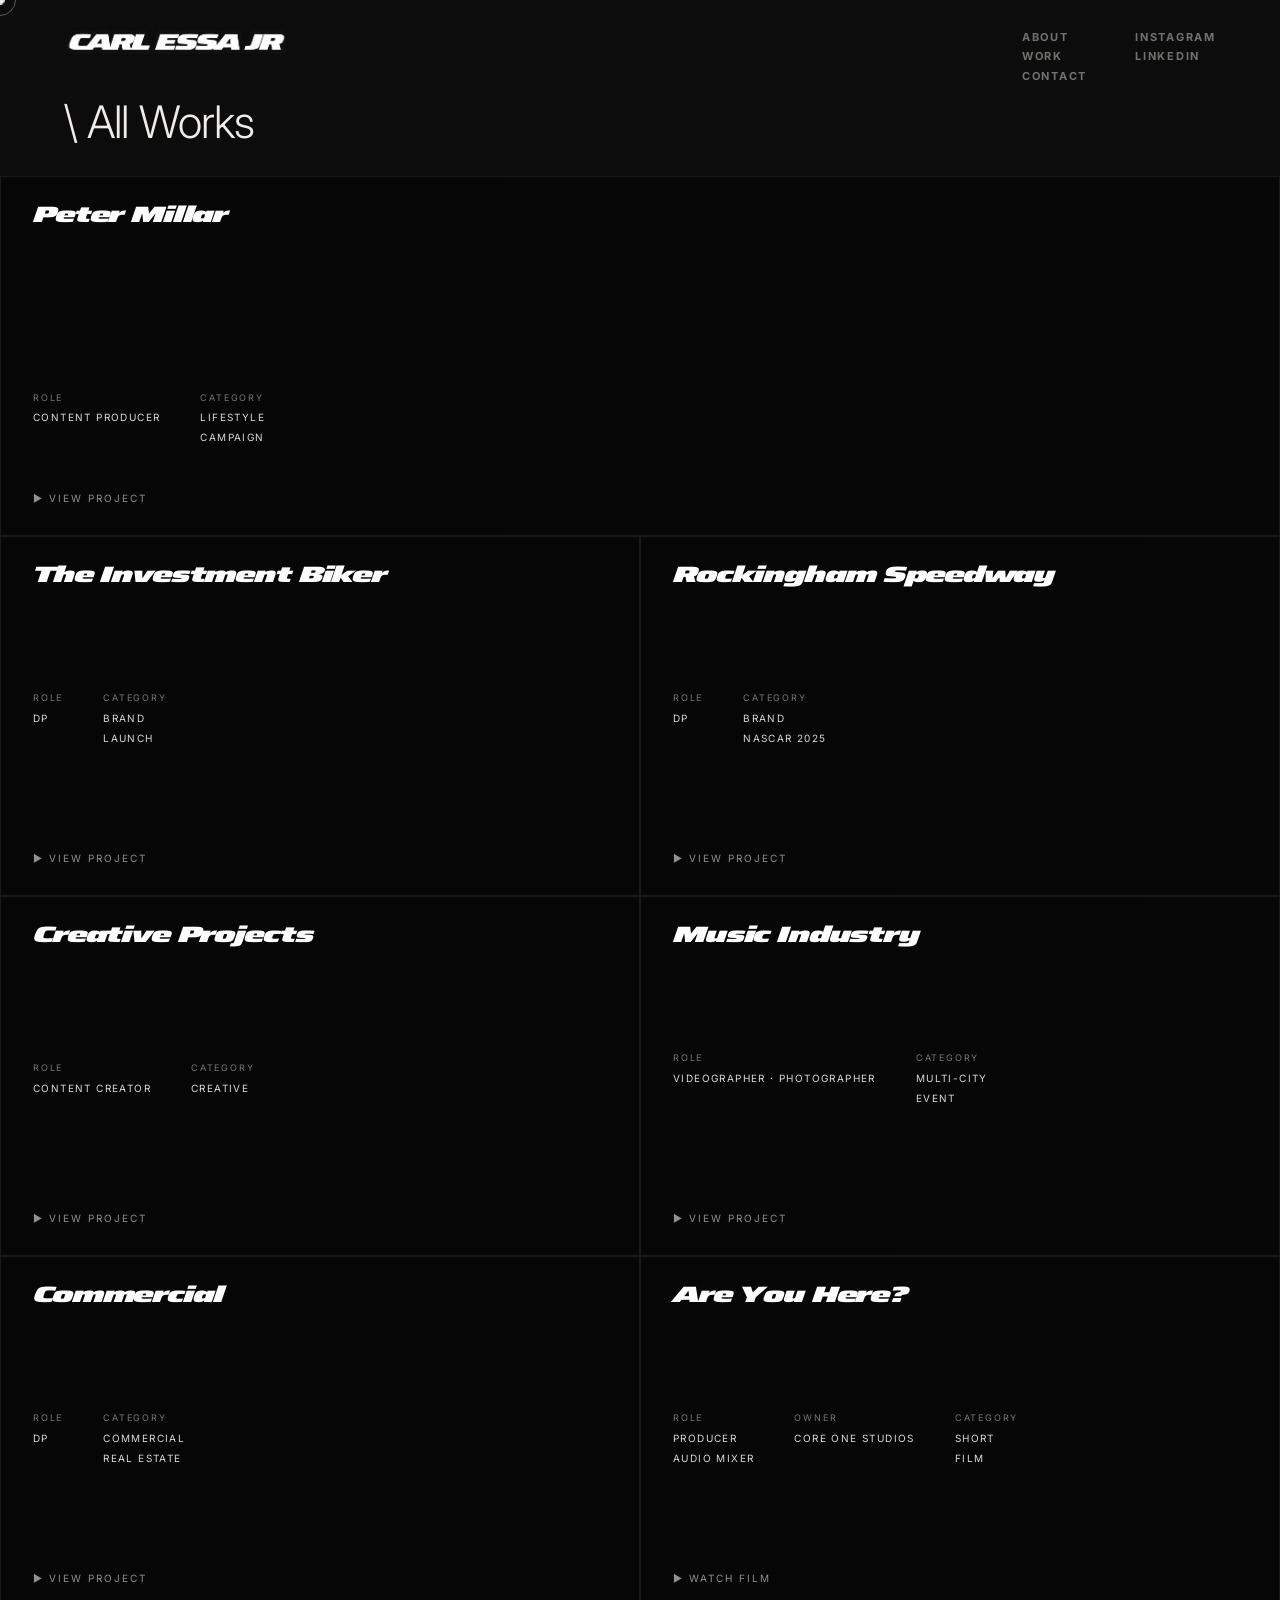
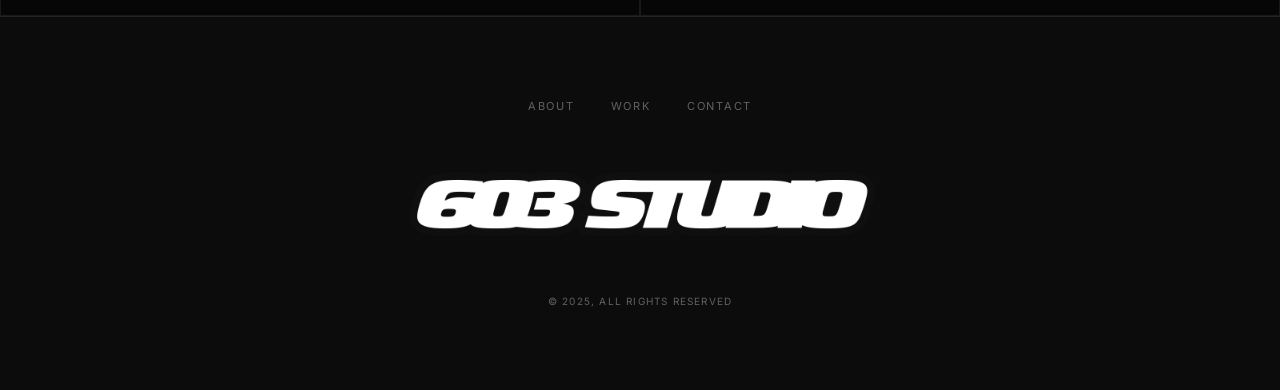
<file: work.html>
<!DOCTYPE html>
<html lang="en">
<head>
  <meta charset="UTF-8" />
  <meta name="viewport" content="width=device-width, initial-scale=1.0" />
  <title>Work — Carl Essa Jr</title>
  <link rel="preconnect" href="https://fonts.googleapis.com" />
  <link rel="preconnect" href="https://fonts.gstatic.com" crossorigin />
  <link href="https://fonts.googleapis.com/css2?family=Bebas+Neue&family=Saira:ital,wdth,wght@1,112.5,900&family=Cormorant+Garamond:ital,wght@0,300;0,400;1,300;1,400&family=Inter:wght@300;400;500&display=swap" rel="stylesheet" />
  <link rel="stylesheet" href="css/style.css" />
  <link rel="icon" type="image/png" href="images/favicon.png" />
</head>
<body>

  <div class="loader"><img src="images/logo.png" alt="Carl Essa Jr" class="loader-logo" /></div>
  <div class="cursor"></div>
  <div class="cursor-dot"></div>

  <nav>
    <a href="index.html" class="nav-logo"><img src="images/logo.png" alt="Carl Essa Jr" class="nav-logo-img" />
          <img src="images/603 studio logo.png" alt="603 Studio" class="nav-logo-603" /></a>
    <div class="nav-right">
      <div class="nav-open-links">
        <div class="nav-col-group">
          <a href="index.html#about" class="nav-top-link"><span data-text="About">About</span></a>
          <a href="work.html" class="nav-top-link"><span data-text="Work">Work</span></a>
          <a href="index.html#contact" class="nav-top-link"><span data-text="Contact">Contact</span></a>
        </div>
        <div class="nav-col-group">
          <a href="https://www.instagram.com/carlessajr" target="_blank" rel="noopener" class="nav-top-link"><span data-text="Instagram">Instagram</span></a>
          <a href="https://www.linkedin.com/in/carl-essa-jr-638599209/" target="_blank" rel="noopener" class="nav-top-link"><span data-text="LinkedIn">LinkedIn</span></a>
        </div>
      </div>
      <button class="nav-toggle" aria-label="Menu">
        <span class="toggle-label">Menu</span>
        <div class="hamburger"><span></span><span></span></div>
      </button>
    </div>
  </nav>

  <div class="nav-overlay">
    <div class="nav-overlay-inner">
      <div class="nav-col">
        <a href="index.html#about" class="overlay-link"><span data-text="About">About</span></a>
        <a href="work.html" class="overlay-link"><span data-text="Work">Work</span></a>
        <a href="index.html#contact" class="overlay-link"><span data-text="Contact">Contact</span></a>
      </div>
      <div class="nav-col">
        <a href="https://www.instagram.com/carlessajr" target="_blank" rel="noopener" class="overlay-link"><span data-text="Instagram">Instagram</span></a>
        <a href="https://www.linkedin.com/in/carl-essa-jr-638599209/" target="_blank" rel="noopener" class="overlay-link"><span data-text="LinkedIn">LinkedIn</span></a>
      </div>
    </div>
  </div>

  <main class="work-main">

    <div class="work-header">
      <span class="work-all-label">\ All Works</span>
    </div>

    <div class="work-grid">

      <!-- 01 — Peter Millar -->
      <a class="work-card work-card--wide reveal" href="peter-millar.html">
        <div class="wc-bg">
          <iframe src="https://player.vimeo.com/video/1206677479?autoplay=1&loop=1&muted=1&background=1&playsinline=1" frameborder="0" allow="autoplay; fullscreen" allowfullscreen></iframe>
        </div>
        <div class="wc-overlay"></div>
        <div class="wc-content">
          <h2 class="wc-title">Peter Millar</h2>
          <div class="wc-meta">
            <div class="wc-meta-group">
              <span class="wc-label">Role</span>
              <span class="wc-value">Content Producer</span>
            </div>
            <div class="wc-meta-group">
              <span class="wc-label">Category</span>
              <span class="wc-value">Lifestyle</span>
              <span class="wc-value">Campaign</span>
            </div>
          </div>
          <div class="wc-view">► View Project</div>
        </div>
      </a>

      <!-- 02 — The Investment Biker -->
      <a class="work-card reveal" href="triumph.html">
        <div class="wc-bg">
          <iframe src="https://player.vimeo.com/video/1206676508?autoplay=1&loop=1&muted=1&background=1&playsinline=1" frameborder="0" allow="autoplay; fullscreen" allowfullscreen></iframe>
        </div>
        <div class="wc-overlay"></div>
        <div class="wc-content">
          <h2 class="wc-title">The Investment Biker</h2>
          <div class="wc-meta">
            <div class="wc-meta-group">
              <span class="wc-label">Role</span>
              <span class="wc-value">DP</span>
            </div>
            <div class="wc-meta-group">
              <span class="wc-label">Category</span>
              <span class="wc-value">Brand</span>
              <span class="wc-value">Launch</span>
            </div>
          </div>
          <div class="wc-view">► View Project</div>
        </div>
      </a>

      <!-- 03 — Rockingham Speedway -->
      <a class="work-card reveal" href="rockingham.html">
        <div class="wc-bg">
          <iframe src="https://player.vimeo.com/video/1206675881?autoplay=1&loop=1&muted=1&background=1&playsinline=1" frameborder="0" allow="autoplay; fullscreen" allowfullscreen></iframe>
        </div>
        <div class="wc-overlay"></div>
        <div class="wc-content">
          <h2 class="wc-title">Rockingham Speedway</h2>
          <div class="wc-meta">
            <div class="wc-meta-group">
              <span class="wc-label">Role</span>
              <span class="wc-value">DP</span>
            </div>
            <div class="wc-meta-group">
              <span class="wc-label">Category</span>
              <span class="wc-value">Brand</span>
              <span class="wc-value">NASCAR 2025</span>
            </div>
          </div>
          <div class="wc-view">► View Project</div>
        </div>
      </a>

      <!-- 04 — Creative Projects -->
      <a class="work-card reveal" href="creative.html">
        <div class="wc-bg">
          <iframe src="https://player.vimeo.com/video/1208973613?autoplay=1&loop=1&muted=1&background=1&playsinline=1" frameborder="0" allow="autoplay; fullscreen" allowfullscreen></iframe>
        </div>
        <div class="wc-overlay"></div>
        <div class="wc-content">
          <h2 class="wc-title">Creative Projects</h2>
          <div class="wc-meta">
            <div class="wc-meta-group">
              <span class="wc-label">Role</span>
              <span class="wc-value">Content Creator</span>
            </div>
            <div class="wc-meta-group">
              <span class="wc-label">Category</span>
              <span class="wc-value">Creative</span>
            </div>
          </div>
          <div class="wc-view">► View Project</div>
        </div>
      </a>

      <!-- 05 — Loud Luxury -->
      <a class="work-card reveal" href="loud-luxury.html">
        <div class="wc-bg wc-bg--portrait">
          <iframe src="https://player.vimeo.com/video/1208973138?autoplay=1&loop=1&muted=1&background=1&playsinline=1" frameborder="0" allow="autoplay; fullscreen" allowfullscreen></iframe>
        </div>
        <div class="wc-overlay"></div>
        <div class="wc-content">
          <h2 class="wc-title">Music Industry</h2>
          <div class="wc-meta">
            <div class="wc-meta-group">
              <span class="wc-label">Role</span>
              <span class="wc-value">Videographer · Photographer</span>
            </div>
            <div class="wc-meta-group">
              <span class="wc-label">Category</span>
              <span class="wc-value">Multi-City</span>
              <span class="wc-value">Event</span>
            </div>
          </div>
          <div class="wc-view">► View Project</div>
        </div>
      </a>

      <!-- 06 — Commercial -->
      <a class="work-card reveal" href="glenwood-south.html">
        <div class="wc-bg">
          <iframe src="https://player.vimeo.com/video/1208973737?autoplay=1&loop=1&muted=1&background=1&playsinline=1" frameborder="0" allow="autoplay; fullscreen" allowfullscreen></iframe>
        </div>
        <div class="wc-overlay"></div>
        <div class="wc-content">
          <h2 class="wc-title">Commercial</h2>
          <div class="wc-meta">
            <div class="wc-meta-group">
              <span class="wc-label">Role</span>
              <span class="wc-value">DP</span>
            </div>
            <div class="wc-meta-group">
              <span class="wc-label">Category</span>
              <span class="wc-value">Commercial</span>
              <span class="wc-value">Real Estate</span>
            </div>
          </div>
          <div class="wc-view">► View Project</div>
        </div>
      </a>

      <!-- 08 — Are You Here? -->
      <a class="work-card reveal" href="https://www.youtube.com/watch?v=Zib5Fgx4Yvs" target="_blank" rel="noopener">
        <div class="wc-bg">
          <iframe src="https://player.vimeo.com/video/1208973832?autoplay=1&loop=1&muted=1&background=1&playsinline=1" frameborder="0" allow="autoplay; fullscreen" allowfullscreen></iframe>
        </div>
        <div class="wc-overlay"></div>
        <div class="wc-content">
          <h2 class="wc-title">Are You Here?</h2>
          <div class="wc-meta">
            <div class="wc-meta-group">
              <span class="wc-label">Role</span>
              <span class="wc-value">Producer</span>
              <span class="wc-value">Audio Mixer</span>
            </div>
            <div class="wc-meta-group">
              <span class="wc-label">Owner</span>
              <span class="wc-value">Core One Studios</span>
            </div>
            <div class="wc-meta-group">
              <span class="wc-label">Category</span>
              <span class="wc-value">Short</span>
              <span class="wc-value">Film</span>
            </div>
          </div>
          <div class="wc-view">► Watch Film</div>
        </div>
      </a>

    </div>
  </main>

  <footer>
    <div class="footer-nav">
      <a href="index.html#about">About</a>
      <a href="work.html">Work</a>
      <a href="index.html#contact">Contact</a>
    </div>
    <img loading="lazy" src="images/603 studio logo.png" alt="603 Studio LLC" class="footer-logo" />
    <span class="footer-copy">© 2025, All Rights Reserved</span>
  </footer>

  <script src="js/main.js"></script>
</body>
</html>
</file>
<file: css/style.css>
/* ================================
   CARL ESSA JR — carlessajr.com
   ================================ */

*, *::before, *::after {
  box-sizing: border-box;
  margin: 0;
  padding: 0;
}

:root {
  --bg: #0c0c0c;
  --text: #f0ede8;
  --muted: rgba(240, 237, 232, 0.38);
  --border: rgba(240, 237, 232, 0.1);
  --font-hero: 'Bebas Neue', Impact, sans-serif;
  --font-serif: 'Cormorant Garamond', Georgia, serif;
  --font-body: 'Inter', -apple-system, sans-serif;
  --nav-h: 60px;
  --g: clamp(24px, 5vw, 80px);
}

html { scroll-behavior: smooth; }

body {
  background: var(--bg);
  color: var(--text);
  font-family: var(--font-body);
  font-size: 15px;
  line-height: 1.7;
  -webkit-font-smoothing: antialiased;
  cursor: none;
  overflow-x: hidden;
}

a { color: inherit; text-decoration: none; cursor: none; }
img, video, iframe { display: block; max-width: 100%; }

/* ================================
   LOADER
   ================================ */

.loader {
  position: fixed;
  inset: 0;
  background: var(--bg);
  z-index: 9999;
  display: flex;
  flex-direction: column;
  align-items: center;
  justify-content: center;
  gap: 20px;
  transition: opacity 0.7s ease, visibility 0.7s ease;
}

.loader.loaded { opacity: 0; visibility: hidden; pointer-events: none; }

.loader-logo {
  width: clamp(160px, 30vw, 320px);
  height: auto;
}

.loader::after {
  content: '';
  display: block;
  width: clamp(120px, 22vw, 240px);
  height: 2px;
  background: rgba(240, 237, 232, 0.5);
  transform: scaleX(0);
  transform-origin: left center;
  animation: loader-line 1.2s cubic-bezier(0.4, 0, 0.2, 1) infinite alternate;
}

@keyframes loader-line {
  from { transform: scaleX(0); }
  to   { transform: scaleX(1); }
}

/* ================================
   CURSOR
   ================================ */

.cursor {
  position: fixed;
  width: 32px;
  height: 32px;
  border: 1px solid rgba(240,237,232,0.35);
  border-radius: 50%;
  pointer-events: none;
  z-index: 9998;
  transform: translate(-50%,-50%);
  transition: width .3s ease, height .3s ease, background .3s ease, border-color .3s ease;
  will-change: left, top;
}

.cursor-dot {
  position: fixed;
  width: 9px;
  height: 9px;
  background: var(--text);
  border-radius: 50%;
  pointer-events: none;
  z-index: 9998;
  transform: translate(-50%,-50%);
  will-change: left, top;
}

.cursor.expand {
  width: 14px;
  height: 14px;
  background: var(--text);
  border-color: var(--text);
}

/* ================================
   NAV
   ================================ */

nav {
  position: fixed;
  top: 0; left: 0; right: 0;
  z-index: 1000;
  display: flex;
  align-items: flex-start;
  justify-content: space-between;
  padding: 28px var(--g);
  transition: transform .4s ease;
}

/* Right slot — open links and menu button live here, cross-fading */
.nav-right {
  position: relative;
  display: flex;
  align-items: flex-start;
  justify-content: flex-end;
}

nav.nav-hidden { transform: translateY(-100%); }

.nav-logo {
  display: flex;
  align-items: center;
  color: var(--text);
  position: relative;
  z-index: 1100;
}

.nav-logo-img {
  height: 28px;
  width: auto;
  display: block;
  transition: opacity 0.2s ease;
  position: relative;
  z-index: 1;
}

.nav-logo-603 {
  position: absolute;
  top: 50%;
  left: 0;
  transform: translateY(-50%);
  height: 28px;
  width: auto;
  display: block;
  opacity: 0;
  transition: opacity 0.2s ease 0.05s;
  pointer-events: none;
  z-index: 2;
}

.nav-logo:hover .nav-logo-img { opacity: 0; }
.nav-logo:hover .nav-logo-603 { opacity: 1; transition-delay: 0s; }

/* ================================
   OPEN NAV LINKS (hero state)
   ================================ */

.nav-open-links {
  display: flex;
  gap: 48px;
  opacity: 1;
  visibility: visible;
  transition: opacity .5s ease, visibility .5s ease;
}

/* Hide open links once scrolled */
body.nav-scrolled .nav-open-links {
  opacity: 0;
  visibility: hidden;
  pointer-events: none;
}

/* Also hide when overlay is open */
body.nav-open .nav-open-links {
  opacity: 0;
  visibility: hidden;
  pointer-events: none;
}

.nav-col-group {
  display: flex;
  flex-direction: column;
  gap: 4px;
}

.nav-top-link {
  font-size: 11px;
  font-weight: 700;
  letter-spacing: 0.16em;
  text-transform: uppercase;
  color: rgba(240,237,232,0.45);
  display: inline-flex;
  overflow: hidden;
  height: 1.4em;
  align-items: flex-start;
  transition: color .2s;
}

.nav-top-link:hover { color: var(--text); }

.nav-top-link span {
  display: block;
  position: relative;
  transition: transform .4s cubic-bezier(.16,1,.3,1);
}

.nav-top-link span::after {
  content: attr(data-text);
  display: block;
  position: absolute;
  top: 100%;
  left: 0;
  white-space: nowrap;
}

.nav-top-link:hover span { transform: translateY(-100%); }

/* ================================
   COMPACT MENU BUTTON (scroll state)
   ================================ */

.nav-toggle {
  display: flex;
  align-items: center;
  gap: 12px;
  background: none;
  border: none;
  cursor: none;
  padding: 0;
  position: absolute;
  top: 0;
  right: 28px;
  z-index: 1100;
  opacity: 0;
  visibility: hidden;
  transition: opacity .5s ease, visibility .5s ease;
}

/* Show menu button after scroll */
body.nav-scrolled .nav-toggle,
body.nav-open .nav-toggle {
  opacity: 1;
  visibility: visible;
}


.toggle-label {
  font-size: 11px;
  font-weight: 700;
  letter-spacing: 0.18em;
  text-transform: uppercase;
  color: var(--muted);
  transition: color .2s;
}

.nav-toggle:hover .toggle-label { color: var(--text); }

.hamburger {
  display: flex;
  flex-direction: column;
  gap: 5px;
  width: 22px;
}

.hamburger span {
  display: block;
  height: 1.5px;
  background: var(--text);
  transition: transform .4s cubic-bezier(.16,1,.3,1), opacity .3s;
}

body.nav-open .hamburger span:nth-child(1) { transform: translateY(3.25px) rotate(45deg); }
body.nav-open .hamburger span:nth-child(2) { transform: translateY(-3.25px) rotate(-45deg); }
body.nav-open .toggle-label { color: var(--text); }

/* ================================
   NAV DROPDOWN PANEL (replaces full-screen overlay)
   ================================ */

.nav-overlay {
  position: fixed;
  top: 20px;
  right: var(--g);
  z-index: 1050;
  opacity: 0;
  visibility: hidden;
  transform: translateY(-8px);
  transition: opacity .35s cubic-bezier(.16,1,.3,1),
              visibility .35s cubic-bezier(.16,1,.3,1),
              transform .35s cubic-bezier(.16,1,.3,1);
}

body.nav-open .nav-overlay {
  opacity: 1;
  visibility: visible;
  transform: translateY(0);
}

.nav-overlay-inner {
  display: flex;
  gap: 48px;
  padding: 20px 24px;
  background: rgba(12,12,12,0.92);
  backdrop-filter: blur(12px);
  -webkit-backdrop-filter: blur(12px);
  border: 1px solid var(--border);
}

.nav-col {
  display: flex;
  flex-direction: column;
  gap: 4px;
}

.overlay-link {
  font-size: 11px;
  font-weight: 700;
  letter-spacing: 0.16em;
  text-transform: uppercase;
  color: rgba(240,237,232,0.45);
  display: inline-flex;
  overflow: hidden;
  height: 1.4em;
  align-items: flex-start;
  transition: color .2s;
}

.overlay-link:hover { color: var(--text); }

.overlay-link span {
  display: block;
  position: relative;
  transition: transform .4s cubic-bezier(.16,1,.3,1);
}

.overlay-link span::after {
  content: attr(data-text);
  display: block;
  position: absolute;
  top: 100%;
  left: 0;
  white-space: nowrap;
}

.overlay-link:hover span { transform: translateY(-100%); }

/* ================================
   SCROLL REVEAL
   ================================ */

.reveal {
  opacity: 0;
  transform: translateY(28px);
  transition: opacity .9s cubic-bezier(.16,1,.3,1),
              transform .9s cubic-bezier(.16,1,.3,1);
}

.reveal.delay-1 { transition-delay: .1s; }
.reveal.delay-2 { transition-delay: .2s; }
.reveal.delay-3 { transition-delay: .3s; }
.reveal.delay-4 { transition-delay: .4s; }
.reveal.visible  { opacity: 1; transform: translateY(0); }

/* ================================
   SECTION LABEL
   ================================ */

.section-label {
  display: block;
  font-size: 10px;
  letter-spacing: 0.22em;
  text-transform: uppercase;
  color: var(--muted);
  margin-bottom: 40px;
}

/* ================================
   HERO
   ================================ */

.hero {
  position: relative;
  height: 100vh;
  min-height: 600px;
  overflow: hidden;
  border-bottom: 1px solid var(--border);
}

/* Full-bleed background — swap div for iframe when you have a Vimeo ID */
.hero-bg {
  position: absolute;
  inset: 0;
  background: #111;
  display: flex;
  align-items: center;
  justify-content: center;
}

.hero-bg iframe {
  position: absolute;
  top: 50%;
  left: 50%;
  transform: translate(-50%, -50%);
  /* Override global max-width: 100% so we can oversize the iframe */
  max-width: none;
  max-height: none;
  /* Cover the full container regardless of aspect ratio */
  width: max(177.78vh, 100vw);
  height: max(100vh, 56.25vw);
  border: none;
  pointer-events: none;
}

.hero-bg-label {
  font-size: 10px;
  letter-spacing: 0.22em;
  text-transform: uppercase;
  color: rgba(240,237,232,0.12);
  border: 1px dashed rgba(240,237,232,0.1);
  padding: 16px 24px;
}

/* Gradient darkens bottom so text sits clean */
.hero-overlay {
  position: absolute;
  inset: 0;
  background: linear-gradient(
    to bottom,
    rgba(12,12,12,0.2) 0%,
    rgba(12,12,12,0.1) 40%,
    rgba(12,12,12,0.85) 80%,
    var(--bg) 100%
  );
}

/* Text content anchored to bottom-left */
.hero-inner {
  position: absolute;
  bottom: 60px;
  left: var(--g);
  right: var(--g);
}

.hero-name {
  display: block;
  width: fit-content;
  margin-bottom: -1.44em;
  line-height: 0.86;
  position: relative;
  cursor: none;
}

/* 603 logo swap on hover */
.hero-name-logo {
  position: absolute;
  top: 50%;
  left: 0;
  transform: translateY(-50%);
  width: 100%;
  height: auto;
  object-fit: contain;
  object-position: left center;
  opacity: 0;
  transition: opacity 0.2s ease;
  pointer-events: none;
  z-index: 2;
}

.hero-name.name-hovered .hero-name-logo {
  opacity: 1;
}

.hero-name.name-hovered .hero-name-line {
  opacity: 0;
}

.hero-name-line {
  transition: opacity 0.2s ease;
  position: relative;
  z-index: 1;
}

.hero-name-line {
  display: block;
  font-family: 'Saira', var(--font-hero);
  font-weight: 900;
  font-style: italic;
  font-stretch: semi-expanded;
  font-size: clamp(88px, 19vw, 240px);
  letter-spacing: -0.08em;
  color: var(--text);
  transform: scaleY(0.62);
  transform-origin: top left;
  line-height: 0.75;
}

/* Push CARL down toward ESSA JR — doesn't affect ESSA JR position */
.hero-name-line:first-child {
  position: relative;
  top: 0.18em;
}

.hero-roles {
  display: flex;
  align-items: center;
  gap: 12px;
  margin-bottom: 40px;
}

.hero-roles span {
  font-size: 11px;
  letter-spacing: 0.22em;
  text-transform: uppercase;
  color: rgba(240,237,232,0.55);
}

.hero-dot { opacity: 0.25; }

.hero-cta {
  display: inline-flex;
  align-items: center;
  gap: 16px;
  font-size: 10px;
  letter-spacing: 0.22em;
  text-transform: uppercase;
  color: var(--muted);
  transition: color .2s;
}

.hero-cta:hover { color: var(--text); }

.cta-line {
  width: 48px;
  height: 1px;
  background: currentColor;
  transition: width .3s ease;
}

.hero-cta:hover .cta-line { width: 72px; }

/* ================================
   WORKS LIST
   ================================ */

.works {
  padding: 80px var(--g);
}

/* 2 columns x 3 rows of square video tiles */
.works-list {
  margin-top: 0;
  display: grid;
  grid-template-columns: repeat(2, 1fr);
  gap: 3px;
}

.work-item {
  position: relative;
  overflow: hidden;
  aspect-ratio: 1 / 1;
  border-radius: 20px;
  transition: opacity .25s;
  text-decoration: none;
}

.wi-bg {
  position: absolute;
  inset: 0;
  z-index: 0;
  opacity: 1;
}

.wi-bg video,
.wi-bg iframe {
  position: absolute;
  top: 50%;
  left: 50%;
  width: 178%;
  height: 100%;
  max-width: none;
  transform: translate(-50%, -50%);
  border: 0;
  pointer-events: none;
  object-fit: cover;
  display: block;
}

.wi-bg::after {
  content: '';
  position: absolute;
  inset: 0;
  background: linear-gradient(to top, rgba(0,0,0,0.65) 0%, rgba(0,0,0,0.2) 45%, rgba(0,0,0,0) 65%);
  pointer-events: none;
}

.work-item > *:not(.wi-bg) { z-index: 1; }

.wi-num {
  position: absolute;
  top: 24px;
  left: 24px;
  font-size: 10px;
  letter-spacing: 0.12em;
  color: var(--text);
  font-weight: 700;
}

.wi-info {
  position: absolute;
  top: 50%;
  left: 24px;
  right: 24px;
  transform: translateY(-50%);
  display: flex;
  flex-direction: column;
  gap: 14px;
}

.wi-title {
  font-family: var(--font-serif);
  font-size: clamp(18px, 2.2vw, 26px);
  font-weight: 700;
  letter-spacing: 0.01em;
}

.wi-meta {
  display: flex;
  flex-direction: column;
  gap: 4px;
}

.wi-label {
  font-size: 9px;
  letter-spacing: 0.18em;
  text-transform: uppercase;
  color: var(--text);
  font-weight: 700;
}

.wi-value {
  font-size: 12px;
  font-weight: 700;
  color: var(--text);
}

.wi-link {
  position: absolute;
  top: 24px;
  right: 24px;
  font-size: 9px;
  letter-spacing: 0.14em;
  text-transform: uppercase;
  color: var(--text);
  display: flex;
  justify-content: flex-end;
}

.wi-link span {
  display: inline-flex;
  align-items: center;
  justify-content: center;
  border: 1px solid var(--text);
  border-radius: 999px;
  padding: 7px 14px;
  letter-spacing: 0.12em;
  font-size: 8px;
  transition: background .25s, color .25s;
}

.work-item:hover .wi-link span {
  background: var(--text);
  color: var(--bg);
  border-color: var(--text);
}

/* ================================
   CLIENT MARQUEE
   ================================ */

.clients {
  border-top: 1px solid var(--border);
  border-bottom: 1px solid var(--border);
  padding: 22px 0;
  overflow: hidden;
}

.marquee-track {
  display: flex;
  align-items: center;
  gap: 28px;
  width: max-content;
  animation: marquee 24s linear infinite;
}

.marquee-track span {
  font-size: 11px;
  letter-spacing: 0.2em;
  text-transform: uppercase;
  color: var(--muted);
  white-space: nowrap;
}

.marquee-track .msep { opacity: 0.2; }

@keyframes marquee {
  from { transform: translateX(0); }
  to   { transform: translateX(-50%); }
}

/* ================================
   ACHIEVEMENTS / AWARDS
   ================================ */

.bio-ticker {
  padding: 80px var(--g);
  border-bottom: 1px solid var(--border);
}

.bio-ticker .section-label {
  font-family: var(--font-serif);
  font-size: 28px;
  font-weight: 600;
  font-style: italic;
  letter-spacing: 0.02em;
  text-transform: none;
  color: var(--text);
}

.bio-ticker-inner {
  background: #f0ede8;
  border-radius: 20px;
  padding: 40px 48px;
  margin-top: 32px;
}

.ticker-item {
  display: grid;
  grid-template-columns: 300px 1fr 200px;
  align-items: center;
  gap: 24px;
  padding: 24px 0;
  border-bottom: 1px solid rgba(12,12,12,0.12);
}

.bio-ticker-inner .ticker-item:first-of-type {
  border-top: 1px solid rgba(12,12,12,0.12);
}

.t-award {
  font-size: 10px;
  letter-spacing: 0.16em;
  text-transform: uppercase;
  color: #0c0c0c;
  font-weight: 700;
}

.t-project {
  font-family: var(--font-serif);
  font-size: clamp(16px, 1.8vw, 22px);
  font-weight: 700;
  font-style: italic;
  color: #0c0c0c;
}

.t-role {
  font-size: 10px;
  letter-spacing: 0.14em;
  text-transform: uppercase;
  color: #0c0c0c;
  font-weight: 700;
  text-align: right;
}

/* ================================
   ABOUT
   ================================ */

.about-section {
  padding: 100px var(--g);
  border-bottom: 1px solid var(--border);
}

.about-grid {
  display: grid;
  grid-template-columns: 1fr 1fr;
  gap: 80px;
  align-items: start;
}

.about-photo-wrap {
  width: 100%;
  aspect-ratio: 3/4;
  background: #141414;
  overflow: hidden;
}

.fingerprint {
  display: block;
  width: 64px;
  height: auto;
  margin-top: 40px;
  filter: invert(1) brightness(2);
  opacity: 0.6;
  pointer-events: none;
  -webkit-mask-image: radial-gradient(ellipse 70% 70% at center, black 45%, transparent 75%);
  mask-image: radial-gradient(ellipse 70% 70% at center, black 45%, transparent 75%);
}

.about-photo-wrap img {
  width: 100%;
  height: 100%;
  object-fit: cover;
}

/* Placeholder box for any image that's not yet added */
.img-placeholder {
  width: 100%;
  height: 100%;
  display: flex;
  align-items: center;
  justify-content: center;
  font-size: 10px;
  letter-spacing: 0.18em;
  text-transform: uppercase;
  color: rgba(240,237,232,0.12);
  background: #141414;
  border: 1px dashed rgba(240,237,232,0.08);
  min-height: 420px;
}

.about-text { padding-top: 4px; }

.about-bio {
  font-size: 15px;
  font-weight: 300;
  line-height: 1.9;
  color: rgba(240,237,232,0.6);
  margin-bottom: 20px;
}

.about-location {
  margin-top: 36px;
  font-size: 10px;
  letter-spacing: 0.2em;
  text-transform: uppercase;
  color: var(--muted);
}

/* ================================
   CONTACT
   ================================ */

.contact-section {
  padding: 100px var(--g);
}

.contact-list {
  margin-top: 8px;
  border-top: 1px solid var(--border);
  max-width: 900px;
  margin-left: auto;
  margin-right: auto;
}

.contact-row {
  display: flex;
  align-items: center;
  justify-content: space-between;
  padding: 28px 0;
  border-bottom: 1px solid var(--border);
  transition: opacity .2s;
}

.contact-row:hover { opacity: 0.45; }

.contact-row-split {
  display: grid;
  grid-template-columns: 1fr 1fr;
  border-bottom: 1px solid var(--border);
}

.contact-row-item {
  display: flex;
  align-items: center;
  justify-content: space-between;
  padding: 28px 0;
  transition: opacity .2s;
}

.contact-row-item:first-child {
  padding-right: 48px;
  border-right: 1px solid var(--border);
}

.contact-row-item:last-child {
  padding-left: 48px;
}

.contact-row-item:hover { opacity: 0.45; }

/* Same font as hero name */
.cr-text {
  font-family: 'Saira', var(--font-hero);
  font-weight: 900;
  font-style: italic;
  font-stretch: semi-expanded;
  font-size: clamp(28px, 4vw, 56px);
  letter-spacing: -0.04em;
  color: var(--text);
  overflow: hidden;
  display: inline-flex;
  height: 1.5em;
  align-items: center;
}

/* Scroll-on-hover */
.cr-inner {
  display: block;
  position: relative;
  transition: transform .45s cubic-bezier(.16,1,.3,1);
}

.cr-inner::after {
  content: attr(data-text);
  display: block;
  position: absolute;
  top: 100%;
  left: 0;
  white-space: nowrap;
}

.contact-row:hover .cr-inner,
.contact-row-item:hover .cr-inner {
  transform: translateY(-100%);
}

.cr-arrow {
  font-size: clamp(18px, 2vw, 28px);
  color: var(--muted);
  flex-shrink: 0;
  margin-left: 16px;
}

/* ================================
   FOOTER
   ================================ */

footer {
  padding: 80px var(--g) 80px;
  border-top: 1px solid var(--border);
  display: flex;
  flex-direction: column;
  align-items: center;
  gap: 0;
  text-align: center;
}

.footer-nav {
  display: flex;
  gap: 36px;
}

.footer-nav a {
  font-size: 11px;
  letter-spacing: 0.16em;
  text-transform: uppercase;
  color: var(--muted);
  transition: color .2s;
}

.footer-nav a:hover { color: var(--text); }

.footer-logo {
  width: 50%;
  max-width: 500px;
  height: auto;
  display: block;
  margin-top: 48px;
  margin-bottom: 48px;
}

.footer-copy {
  font-size: 10px;
  letter-spacing: 0.12em;
  text-transform: uppercase;
  color: var(--muted);
}

/* ================================
   WORK PAGE
   ================================ */

.work-page-intro {
  padding: 140px var(--g) 80px;
  border-bottom: 1px solid var(--border);
}

.work-page-intro h1 {
  font-family: var(--font-hero);
  font-size: clamp(72px, 16vw, 200px);
  letter-spacing: -0.01em;
  line-height: 0.9;
  margin-bottom: 24px;
}

.work-page-intro p {
  font-size: 13px;
  letter-spacing: 0.14em;
  text-transform: uppercase;
  color: var(--muted);
}

.work-section {
  padding: 80px var(--g);
  border-bottom: 1px solid var(--border);
}

.ws-label {
  font-size: 10px;
  letter-spacing: 0.2em;
  text-transform: uppercase;
  color: var(--muted);
  margin-bottom: 56px;
  display: block;
}

.ws-intro {
  max-width: 680px;
  margin-bottom: 72px;
}

.ws-intro .lead {
  font-family: var(--font-serif);
  font-size: clamp(22px, 2.8vw, 32px);
  font-weight: 300;
  line-height: 1.55;
  font-style: italic;
}

.ws-intro .body {
  margin-top: 20px;
  font-size: 14px;
  font-weight: 300;
  color: rgba(240,237,232,0.5);
  line-height: 1.9;
}

.ws-intro .body a {
  text-decoration: underline;
  text-underline-offset: 3px;
  opacity: 0.7;
  transition: opacity .2s;
}

.ws-intro .body a:hover { opacity: 1; }

/* Project grid — 3 col default */
.project-grid {
  display: grid;
  grid-template-columns: repeat(3, 1fr);
  gap: 3px;
}

.project-grid.two-col { grid-template-columns: repeat(2, 1fr); }

.project-item {
  aspect-ratio: 4/3;
  background: #141414;
  overflow: hidden;
  position: relative;
}

.project-item img {
  width: 100%; height: 100%;
  object-fit: cover;
  transition: transform .6s cubic-bezier(.16,1,.3,1);
}

.project-item:hover img { transform: scale(1.05); }

/* Placeholder tile shown when no image is added */
.p-placeholder {
  width: 100%;
  height: 100%;
  min-height: 220px;
  display: flex;
  align-items: center;
  justify-content: center;
  font-size: 10px;
  letter-spacing: 0.16em;
  text-transform: uppercase;
  color: rgba(240,237,232,0.1);
  background: #111;
  border: 1px dashed rgba(240,237,232,0.07);
}

.project-overlay {
  position: absolute;
  inset: 0;
  background: rgba(0,0,0,0.55);
  display: flex;
  flex-direction: column;
  justify-content: flex-end;
  padding: 24px;
  opacity: 0;
  transition: opacity .3s;
}

.project-item:hover .project-overlay { opacity: 1; }

.pt { font-family: var(--font-serif); font-size: 18px; font-weight: 300; color: #fff; }
.pc { margin-top: 6px; font-size: 10px; letter-spacing: 0.14em; text-transform: uppercase; color: rgba(255,255,255,0.45); }

/* ================================
   WORK GRID PAGE
   ================================ */

.work-main {
  padding-top: var(--nav-h);
}

.work-header {
  padding: 24px var(--g) 16px;
}

.work-all-label {
  font-size: clamp(20px, 3.5vw, 48px);
  font-weight: 300;
  letter-spacing: -0.02em;
  color: var(--text);
}

.work-grid {
  display: grid;
  grid-template-columns: 1fr 1fr;
}

.work-card--wide {
  grid-column: 1 / -1;
}

.work-card.work-card--wide {
  aspect-ratio: 32 / 9;
}

.work-card {
  position: relative;
  aspect-ratio: 16/9;
  overflow: hidden;
  display: block;
  border: 1px solid rgba(240,237,232,0.06);
}

/* Video/image background */
.wc-bg {
  position: absolute;
  inset: 0;
  overflow: hidden;
}

.wc-bg video,
.wc-bg img {
  width: 100%;
  height: 100%;
  object-fit: cover;
  transition: transform .8s cubic-bezier(.16,1,.3,1);
}

.wc-bg iframe {
  position: absolute;
  top: 50%;
  left: 50%;
  width: 177.78vh;
  height: 56.25vw;
  min-width: 100%;
  min-height: 100%;
  max-width: none;
  transform: translate(-50%, -50%);
  border: 0;
  pointer-events: none;
}

/* Portrait video card backgrounds (9:16 video in landscape card) */
.wc-bg.wc-bg--portrait,
.wi-bg.wi-bg--portrait {
  overflow: hidden;
}

/* Portrait iframe sizing is handled by JS (resizePortraitBgs in main.js) */

.work-card:hover .wc-bg video,
.work-card:hover .wc-bg img { transform: scale(1.04); }

.wc-placeholder {
  width: 100%;
  height: 100%;
  background: #111;
}

/* Dark overlay — slightly lighter on hover */
.wc-overlay {
  position: absolute;
  inset: 0;
  background: rgba(0,0,0,0.45);
  transition: background .4s ease;
}

.work-card:hover .wc-overlay { background: rgba(0,0,0,0.3); }

/* Content layer */
.wc-content {
  position: absolute;
  inset: 0;
  padding: 28px 32px;
  display: flex;
  flex-direction: column;
  justify-content: space-between;
}

.wc-title {
  font-family: 'Saira', var(--font-hero);
  font-weight: 900;
  font-style: italic;
  font-stretch: semi-expanded;
  font-size: clamp(22px, 2.8vw, 44px);
  letter-spacing: -0.06em;
  line-height: 0.88;
  color: #fff;
  transform: scaleY(0.62);
  transform-origin: top left;
  margin-bottom: -0.3em;
}

.wc-meta {
  display: flex;
  gap: 40px;
  align-items: flex-start;
}

.work-card--wide .wc-meta {
  position: absolute;
  bottom: 90px;
  left: 32px;
}

.wc-meta-group {
  display: flex;
  flex-direction: column;
  gap: 5px;
}

.wc-label {
  font-size: 9px;
  letter-spacing: 0.2em;
  text-transform: uppercase;
  color: rgba(255,255,255,0.45);
}

.wc-value {
  font-size: 10px;
  letter-spacing: 0.14em;
  text-transform: uppercase;
  color: rgba(255,255,255,0.85);
  line-height: 1.5;
}

.wc-view {
  font-size: 10px;
  letter-spacing: 0.2em;
  text-transform: uppercase;
  color: rgba(255,255,255,0.55);
  transition: color .2s;
}

.work-card--wide .wc-view {
  position: absolute;
  bottom: 28px;
  left: 32px;
}

.work-card:hover .wc-view { color: #fff; }

@media (max-width: 600px) {
  .work-grid { grid-template-columns: 1fr; }
  .work-card { aspect-ratio: 4/3; }
}

/* ================================
   PROJECT DETAIL PAGE
   ================================ */

.project-main {
  padding-top: 0;
}

/* ── HERO ── */
.ph-hero {
  position: relative;
  width: 100%;
  height: 100vh;
  min-height: 520px;
  overflow: hidden;
  display: flex;
  flex-direction: column;
  justify-content: flex-end;
}

.ph-bg {
  position: absolute;
  inset: 0;
  background: #141414;
  z-index: 0;
  overflow: hidden;
}

.ph-bg img,
.ph-bg video {
  width: 100%; height: 100%;
  object-fit: cover;
  display: block;
}

.ph-bg iframe {
  position: absolute;
  top: 50%;
  left: 50%;
  width: 177.78vh;
  height: 56.25vw;
  min-width: 100%;
  min-height: 100%;
  max-width: none;
  transform: translate(-50%, -50%);
  border: 0;
  pointer-events: none;
}

.ph-bg-placeholder {
  width: 100%; height: 100%;
  display: flex;
  align-items: center;
  justify-content: center;
  font-size: 10px;
  letter-spacing: 0.18em;
  text-transform: uppercase;
  color: rgba(240,237,232,0.1);
}

.ph-overlay {
  position: absolute;
  inset: 0;
  background: linear-gradient(to top, rgba(12,12,12,0.85) 0%, rgba(12,12,12,0.2) 50%, rgba(12,12,12,0.3) 100%);
  z-index: 1;
}

.ph-content {
  position: relative;
  z-index: 2;
  padding: 0 var(--g) 60px;
}

.ph-back {
  position: absolute;
  top: calc(var(--nav-h) + 24px);
  left: var(--g);
  z-index: 3;
  font-size: 10px;
  letter-spacing: 0.16em;
  text-transform: uppercase;
  color: rgba(240,237,232,0.5);
  border: 1px solid rgba(240,237,232,0.2);
  border-radius: 999px;
  padding: 7px 16px;
  transition: color .2s, border-color .2s;
}

.ph-back:hover {
  color: var(--text);
  border-color: rgba(240,237,232,0.65);
}

.ph-title {
  font-family: 'Saira', var(--font-hero);
  font-weight: 900;
  font-style: italic;
  font-stretch: semi-expanded;
  font-size: clamp(52px, 9vw, 130px);
  letter-spacing: -0.06em;
  line-height: 0.9;
  color: var(--text);
  transform: scaleY(0.62);
  transform-origin: bottom left;
  display: block;
  margin-bottom: 48px;
}

.ph-meta {
  display: flex;
  gap: clamp(32px, 5vw, 80px);
  flex-wrap: wrap;
}

.ph-meta-item {
  display: flex;
  flex-direction: column;
  gap: 6px;
}

.ph-meta-label {
  font-size: 9px;
  letter-spacing: 0.22em;
  text-transform: uppercase;
  color: rgba(240,237,232,0.45);
}

.ph-meta-value {
  font-family: var(--font-body);
  font-size: 12px;
  letter-spacing: 0.1em;
  text-transform: uppercase;
  color: var(--text);
  font-weight: 400;
}

/* ── OVERVIEW ── */
.po-section {
  padding: 100px var(--g);
  display: grid;
  grid-template-columns: 160px 1fr;
  gap: 60px;
  border-bottom: 1px solid var(--border);
}

.po-label {
  font-size: 9px;
  letter-spacing: 0.22em;
  text-transform: uppercase;
  color: var(--muted);
  padding-top: 6px;
}

.po-body {
  display: flex;
  flex-direction: column;
  gap: 32px;
}

.po-text {
  font-size: clamp(13px, 1.5vw, 17px);
  letter-spacing: 0.06em;
  text-transform: uppercase;
  color: rgba(240,237,232,0.72);
  line-height: 1.85;
  font-weight: 400;
}

.po-credits {
  display: flex;
  flex-direction: column;
  gap: 10px;
}

.po-credit {
  font-size: 11px;
  letter-spacing: 0.14em;
  text-transform: uppercase;
  color: rgba(240,237,232,0.38);
  line-height: 1.7;
}

/* ── EMBED VIDEO ── */
.pv-section {
  width: 100%;
  border-bottom: 1px solid var(--border);
}

.pv-wrap {
  position: relative;
  width: 100%;
  aspect-ratio: 16/9;
  background: #0e0e0e;
}

.pv-wrap iframe {
  position: absolute;
  inset: 0;
  width: 100%;
  height: 100%;
  border: none;
  display: block;
}

.pv-placeholder {
  width: 100%;
  aspect-ratio: 16/9;
  background: #111;
  display: flex;
  align-items: center;
  justify-content: center;
  font-size: 10px;
  letter-spacing: 0.18em;
  text-transform: uppercase;
  color: rgba(240,237,232,0.1);
}

/* ── GALLERY ── */
.pg-grid {
  display: grid;
  grid-template-columns: 1fr 1fr;
  gap: 2px;
  background: #0c0c0c;
  border-bottom: 1px solid var(--border);
}

.pg-item {
  aspect-ratio: 16/9;
  overflow: hidden;
  background: #111;
}

.pg-item img {
  width: 100%; height: 100%;
  object-fit: cover;
  display: block;
  transition: transform 0.6s ease;
}

.pg-item:hover img { transform: scale(1.03); }

.pg-placeholder {
  width: 100%; height: 100%;
  display: flex;
  align-items: center;
  justify-content: center;
  font-size: 10px;
  letter-spacing: 0.18em;
  text-transform: uppercase;
  color: rgba(240,237,232,0.08);
}

/* ================================
   PROJECT SUB-SECTIONS
   (within a project page — e.g. Peter Millar)
   ================================ */

.proj-sections {
  border-top: 1px solid var(--border);
}

.ps-block {
  padding: 48px var(--g) 60px;
  border-bottom: 1px solid var(--border);
}

/* Title row */
.ps-head {
  display: flex;
  justify-content: space-between;
  align-items: flex-end;
  margin-bottom: 28px;
  flex-wrap: wrap;
  gap: 8px;
}

.ps-title {
  font-family: 'Saira', sans-serif;
  font-weight: 900;
  font-style: italic;
  font-stretch: semi-expanded;
  font-size: clamp(24px, 3.5vw, 48px);
  letter-spacing: -0.05em;
  line-height: 0.9;
  color: var(--text);
  transform: scaleY(0.62);
  transform-origin: bottom left;
  display: block;
}

.ps-year {
  font-size: 9px;
  letter-spacing: 0.2em;
  text-transform: uppercase;
  color: var(--muted);
  flex-shrink: 0;
}

/* Video block — reusable, stack as many as needed */
.ps-video {
  margin-bottom: 2px;
  position: relative;
}

.ps-video iframe,
.ps-video video,
.ps-video .pv-placeholder {
  width: 100%;
  aspect-ratio: 16/9;
  display: block;
  background: #111;
  pointer-events: none;
}

/* Volume toggle button */
.vol-btn {
  position: absolute;
  bottom: 14px;
  right: 14px;
  width: 34px;
  height: 34px;
  border-radius: 50%;
  border: 1px solid rgba(240,237,232,0.25);
  background: rgba(12,12,12,0.65);
  backdrop-filter: blur(6px);
  color: var(--text);
  display: flex;
  align-items: center;
  justify-content: center;
  cursor: none;
  opacity: 0;
  pointer-events: none;
  transition: opacity 0.25s ease, transform 0.25s ease;
  z-index: 10;
}
.vol-btn svg {
  width: 15px;
  height: 15px;
  display: block;
  pointer-events: none;
}
.vol-btn .vol-on { display: none; }
.vol-btn .vol-off { display: block; }
.vol-btn.unmuted .vol-on { display: block; }
.vol-btn.unmuted .vol-off { display: none; }

.ps-block:hover .vol-btn {
  opacity: 1;
  pointer-events: auto;
}
.vol-btn:hover {
  background: rgba(240,237,232,0.15);
  transform: scale(1.1);
}

/* Mixed video layout: 1 vertical left + square(s) right */
/* Two videos side by side */
.ps-video-pair {
  display: grid;
  grid-template-columns: 1fr 1fr;
  gap: 2px;
  flex: 1;
}

.ps-video-pair .ps-video {
  margin-bottom: 0;
}

/* Vertical video pair — portrait 9:16 */
.ps-video-pair--vert .ps-video video,
.ps-video-pair--vert .ps-video iframe {
  aspect-ratio: 9/16;
  width: 100%;
  height: auto;
  pointer-events: none;
}

/* Side-by-side: overview left, videos right */
.ps-body {
  display: flex;
  gap: 48px;
  align-items: center;
  margin-bottom: 2px;
}

/* Stack multiple video groups (e.g. a row + a pair) in one ps-body */
.ps-video-stack {
  display: flex;
  flex-direction: column;
  gap: 2px;
  flex: 1;
}

/* Keep the overview text pinned near the headline instead of centering
   against a tall stacked video group */
.ps-body--top {
  align-items: flex-start;
}

.ps-overview {
  flex: 0 0 28%;
  display: flex;
  flex-direction: column;
  gap: 8px;
}

.ps-overview .ps-info-label {
  font-size: 9px;
  letter-spacing: 0.2em;
  text-transform: uppercase;
  color: var(--muted);
}

.ps-overview .ps-info-text {
  font-size: 11px;
  letter-spacing: 0.06em;
  text-transform: uppercase;
  color: rgba(240,237,232,0.65);
  line-height: 1.75;
}

.ps-video-row {
  display: grid;
  grid-template-columns: 9fr 8fr;
  gap: 2px;
  flex: 1;
}

.ps-video-left {
  overflow: hidden;
  background: #111;
  aspect-ratio: 9/16;
  position: relative;
}

.ps-video-left video,
.ps-video-left iframe {
  width: 100%;
  height: 100%;
  object-fit: cover;
  display: block;
  pointer-events: none;
}

.ps-video-right {
  display: grid;
  grid-template-rows: 1fr 1fr;
  gap: 2px;
}

.ps-video-sq {
  overflow: hidden;
  background: #111;
  aspect-ratio: 1/1;
  position: relative;
}

.ps-video-sq video,
.ps-video-sq iframe {
  width: 100%;
  height: 100%;
  object-fit: cover;
  display: block;
  pointer-events: none;
}

/* Description row */
.ps-info {
  display: grid;
  grid-template-columns: 100px 1fr;
  gap: 32px;
  padding: 28px 0;
  border-top: 1px solid var(--border);
  border-bottom: 1px solid var(--border);
  margin: 2px 0;
}

.ps-info-label {
  font-size: 9px;
  letter-spacing: 0.2em;
  text-transform: uppercase;
  color: var(--muted);
  padding-top: 2px;
}

.ps-info-text {
  font-size: 11px;
  letter-spacing: 0.06em;
  text-transform: uppercase;
  color: rgba(240,237,232,0.65);
  line-height: 1.75;
}

/* Photo grid — 3-col */
.ps-grid {
  display: grid;
  grid-template-columns: 1fr 1fr 1fr;
  gap: 2px;
  margin-top: 2px;
}

.ps-img {
  aspect-ratio: 16/9;
  overflow: hidden;
  background: #111;
}

.ps-img img {
  width: 100%;
  height: 100%;
  object-fit: cover;
  display: block;
  transition: transform 0.6s ease;
}

.ps-img:hover img { transform: scale(1.03); }

.ps-img .pg-placeholder {
  width: 100%; height: 100%;
}

/* Three-column video trio */
.ps-video-trio {
  display: grid;
  grid-template-columns: 1fr 1fr 1fr;
  gap: 2px;
  flex: 1;
}

.ps-video-trio .ps-video {
  margin-bottom: 0;
}

/* Portrait videos inside trio — override 16:9 default */
.ps-video-trio .ps-video video,
.ps-video-trio .ps-video iframe {
  aspect-ratio: 9/16;
  object-fit: cover;
}

/* Four video grid — 2x2 */
.ps-video-quad {
  display: grid;
  grid-template-columns: 1fr 1fr;
  gap: 2px;
  flex: 1;
}

.ps-video-quad .ps-video {
  margin-bottom: 0;
}

/* Portrait videos inside quad — override 16:9 default */
.ps-video-quad .ps-video video,
.ps-video-quad .ps-video iframe {
  aspect-ratio: 9/16;
  object-fit: cover;
}

/* Photo gallery — true masonry via column-count */
.ps-masonry {
  column-count: 4;
  column-gap: 3px;
  margin-top: 3px;
  width: 100%;
}

.ps-masonry .ps-img {
  break-inside: avoid;
  display: inline-block;
  width: 100%;
  margin-bottom: 3px;
  overflow: hidden;
  background: #111;
  aspect-ratio: unset;
}

.ps-masonry .ps-img img {
  width: 100%;
  height: auto;
  display: block;
  transition: filter 0.4s ease;
}

.ps-masonry .ps-img:hover img { filter: brightness(1.12); }

/* ================================
   ABOUT PAGE
   ================================ */

/* Hero */
.ab-hero {
  position: relative;
  width: 100%;
  height: 80vh;
  min-height: 440px;
  overflow: hidden;
  display: flex;
  flex-direction: column;
  justify-content: flex-end;
}

.ab-hero-img {
  position: absolute;
  inset: 0;
  overflow: hidden;
}

.ab-hero-img img {
  width: 100%; height: 100%;
  object-fit: cover;
  object-position: top center;
  display: block;
}

.ab-hero-img iframe {
  position: absolute;
  top: 50%;
  left: 50%;
  width: 177.78vh;
  height: 56.25vw;
  min-width: 100%;
  min-height: 100%;
  transform: translate(-50%, -50%);
  border: 0;
  pointer-events: none;
}

.ab-hero-placeholder {
  width: 100%; height: 100%;
  background: #141414;
  display: flex;
  align-items: center;
  justify-content: center;
  font-size: 10px;
  letter-spacing: 0.18em;
  text-transform: uppercase;
  color: rgba(240,237,232,0.1);
}

.ab-hero-overlay {
  position: absolute;
  inset: 0;
  background: linear-gradient(to top, rgba(12,12,12,0.9) 0%, rgba(12,12,12,0.1) 60%);
}

.ab-hero-content {
  position: relative;
  z-index: 2;
  padding: 0 var(--g) 56px;
  display: flex;
  flex-direction: column;
  gap: 12px;
}

.ab-hero-name {
  font-family: 'Saira', var(--font-hero);
  font-weight: 900;
  font-style: italic;
  font-stretch: semi-expanded;
  font-size: clamp(48px, 8vw, 110px);
  letter-spacing: -0.06em;
  line-height: 0.9;
  color: var(--text);
  transform: scaleY(0.62);
  transform-origin: bottom left;
  display: block;
}

.ab-hero-sub {
  font-size: 11px;
  letter-spacing: 0.2em;
  text-transform: uppercase;
  color: rgba(240,237,232,0.5);
}

/* Intro */
.ab-intro {
  padding: 80px var(--g);
  border-bottom: 1px solid var(--border);
  max-width: 900px;
}

.ab-intro-text {
  font-family: var(--font-serif);
  font-size: clamp(20px, 2.4vw, 32px);
  font-weight: 300;
  font-style: italic;
  line-height: 1.5;
  color: rgba(240,237,232,0.8);
}

/* Career sections */
.ab-section {
  display: grid;
  grid-template-columns: 220px 1fr;
  gap: 60px;
  padding: 72px var(--g);
  border-bottom: 1px solid var(--border);
}

.ab-section-label {
  display: flex;
  flex-direction: column;
  gap: 8px;
  padding-top: 4px;
}

.abs-year {
  font-size: 10px;
  letter-spacing: 0.18em;
  text-transform: uppercase;
  color: var(--muted);
}

.abs-co {
  font-size: 12px;
  letter-spacing: 0.1em;
  text-transform: uppercase;
  color: rgba(240,237,232,0.55);
  line-height: 1.5;
}

.ab-section-body {
  display: flex;
  flex-direction: column;
  gap: 20px;
}

.abs-title {
  font-family: var(--font-serif);
  font-size: clamp(22px, 2.6vw, 36px);
  font-weight: 300;
  color: var(--text);
  line-height: 1.2;
  margin-bottom: 4px;
}

.abs-text {
  font-size: 14px;
  line-height: 1.9;
  color: rgba(240,237,232,0.6);
  font-weight: 300;
}

.abs-quote {
  font-family: var(--font-serif);
  font-style: italic;
  font-size: 16px;
  color: rgba(240,237,232,0.35);
  margin-top: 8px;
}

.abs-link {
  font-size: 11px;
  letter-spacing: 0.16em;
  text-transform: uppercase;
  color: var(--muted);
  border-bottom: 1px solid var(--border);
  padding-bottom: 2px;
  display: inline-block;
  transition: color .2s, border-color .2s;
}

.abs-link:hover { color: var(--text); border-color: var(--text); }

/* "Explore More" button on homepage bio */
.about-explore-btn {
  display: inline-flex;
  align-items: center;
  gap: 10px;
  margin-top: 40px;
  font-size: 11px;
  letter-spacing: 0.18em;
  text-transform: uppercase;
  color: var(--muted);
  border: 1px solid var(--border);
  padding: 14px 28px;
  transition: color .25s, border-color .25s;
}

.about-explore-btn:hover {
  color: var(--text);
  border-color: rgba(240,237,232,0.4);
}

/* Responsive */
@media (max-width: 700px) {
  .ab-section { grid-template-columns: 1fr; gap: 24px; }
  .ab-intro { max-width: 100%; }
}

/* ================================
   CONNECT PAGE
   ================================ */

.connect-page {
  min-height: 100vh;
  display: flex;
  flex-direction: column;
  justify-content: flex-end;
  padding: 0 var(--g) 100px;
}

.connect-title {
  font-family: var(--font-hero);
  font-size: clamp(72px, 16vw, 200px);
  letter-spacing: -0.01em;
  line-height: 0.9;
  margin-bottom: 56px;
}

.connect-desc {
  font-family: var(--font-serif);
  font-size: clamp(18px, 2.2vw, 26px);
  font-weight: 300;
  color: rgba(240,237,232,0.55);
  max-width: 520px;
  margin-bottom: 64px;
  line-height: 1.65;
}

.connect-list { list-style: none; }

.connect-list li { border-top: 1px solid var(--border); }
.connect-list li:last-child { border-bottom: 1px solid var(--border); }

.connect-list a {
  display: grid;
  grid-template-columns: 140px 1fr 24px;
  align-items: center;
  gap: 24px;
  padding: 22px 0;
  transition: opacity .2s;
}

.connect-list a:hover { opacity: 0.4; }

.cl-label {
  font-size: 10px;
  letter-spacing: 0.18em;
  text-transform: uppercase;
  color: var(--muted);
}

.cl-value {
  font-family: var(--font-serif);
  font-size: clamp(16px, 1.8vw, 22px);
  font-weight: 300;
}

.cl-arr { font-size: 18px; color: var(--muted); text-align: right; }

/* ================================
   RESPONSIVE
   ================================ */

@media (max-width: 960px) {
  .ticker-item { grid-template-columns: 1fr; gap: 6px; }
  .t-role { text-align: left; }

  .about-grid { grid-template-columns: 1fr; gap: 48px; }

  .project-grid { grid-template-columns: repeat(2,1fr); }
}

@media (max-width: 600px) {
  .nav-links li:nth-child(n+4) { display: none; }
  .cursor, .cursor-dot { display: none; }
  body { cursor: auto; }
  a { cursor: auto; }

  .hero-name-line { font-size: clamp(64px, 19vw, 120px); }

  .wi-num { display: none; }
  .wi-num, .wi-link { top: 14px; }
  .wi-num { left: 14px; }
  .wi-link { right: 14px; }
  .wi-info { left: 14px; right: 14px; }
  .wi-title { font-size: 16px; }

  .project-grid,
  .project-grid.two-col { grid-template-columns: 1fr; }

  footer { flex-direction: column; align-items: center; text-align: center; }
  .footer-nav { justify-content: center; }

  .connect-list a { grid-template-columns: 100px 1fr 20px; }

  /* ── NAV: shrink logo slightly + push open links right ── */
  .nav-logo-img { height: 20px; }
  .nav-right { flex: 1; }
  .nav-open-links { gap: 12px; }

  /* ── HERO: add breathing room below name ── */
  .hero-roles { margin-top: 28px; }

  /* ── WORKS: Peter Millar card same aspect ratio as others ── */
  .work-card.work-card--wide { aspect-ratio: 4/3; }

  /* ── PROJECT PAGES: overview label stacks above body ── */
  .po-section { grid-template-columns: 1fr; gap: 16px; }

  /* ── PROJECT PAGES: ps-info label stacks above text ── */
  .ps-info { grid-template-columns: 1fr; gap: 8px; }

  /* ── PROJECT HERO: tighten meta row spacing on mobile ── */
  .ph-meta { gap: 12px 20px; }

  /* ── PROJECT PAGES: bigger images on mobile, gap above from videos ── */
  .ps-masonry { column-count: 2; margin-top: 32px; }
  .ps-grid { grid-template-columns: 1fr 1fr; margin-top: 32px; }

  /* ── PROJECT PAGES: text above videos, edge-to-edge video ── */
  .ps-body { flex-direction: column; gap: 24px; align-items: stretch !important; }
  .ps-block { padding-left: 0; padding-right: 0; padding-top: 28px; padding-bottom: 28px; }
  .ps-head,
  .ps-overview { padding-left: var(--g); padding-right: var(--g); }

  /* ── PROJECT PAGES: horizontal videos full-bleed, no top/bottom gaps ── */
  .ps-video { margin-bottom: 0; }
  .ps-video iframe,
  .ps-video video { display: block; width: 100%; aspect-ratio: 16/9; }

  /* ── PROJECT PAGES: horizontal pairs → 1 col; portrait pairs → 2 col; trios → 1 col ── */
  .ps-video-pair { grid-template-columns: 1fr; }
  .ps-video-pair--vert { grid-template-columns: 1fr 1fr; }
  .ps-video-trio { grid-template-columns: 1fr; }
  .ps-video-trio .ps-video { width: 75%; margin: 0 auto; }

  /* ── PROJECT PAGES: portrait pairs maintain 9/16 aspect at half-width ── */
  .ps-video-pair--vert .ps-video video,
  .ps-video-pair--vert .ps-video iframe { aspect-ratio: 9/16; width: 100%; }

  /* ── PROJECT PAGES: kill flex-grow on all direct video children of ps-body ── */
  .ps-body > .ps-video,
  .ps-body > .ps-video-pair,
  .ps-body > .ps-video-trio,
  .ps-body > .ps-video-quad,
  .ps-body > .ps-video-row,
  .ps-body > .ps-video-stack { flex: none !important; }

  /* ── PROJECT PAGES: stacked video groups get breathing room between them ── */
  .ps-video-stack { gap: 24px; }

  /* ── PROJECT PAGES: standalone single horizontal video → full width ── */
  .ps-body > .ps-video { width: 100%; margin: 0; }

  /* ── PROJECT PAGES: standalone portrait video → 65% centered, proper ratio ── */
  .ps-body > .ps-video--vert { width: 65%; margin: 0 auto; }
  .ps-body > .ps-video--vert iframe,
  .ps-body > .ps-video--vert video { aspect-ratio: 9/16; object-fit: cover; }

  /* ── PROJECT PAGES: trio videos are horizontal content — override desktop 9:16 ── */
  .ps-video-trio .ps-video iframe,
  .ps-video-trio .ps-video video { aspect-ratio: 16/9; object-fit: unset; }

  /* ── PROJECT PAGES: ps-video-row → portrait at 50% centered, squares 2-col below ── */
  .ps-video-row { grid-template-columns: 1fr; }
  .ps-video-left { width: 50%; margin: 0 auto; }

  /* ── PROJECT PAGES: two squares side by side ── */
  .ps-video-right { grid-template-columns: 1fr 1fr; grid-template-rows: auto; }
}
</file>
